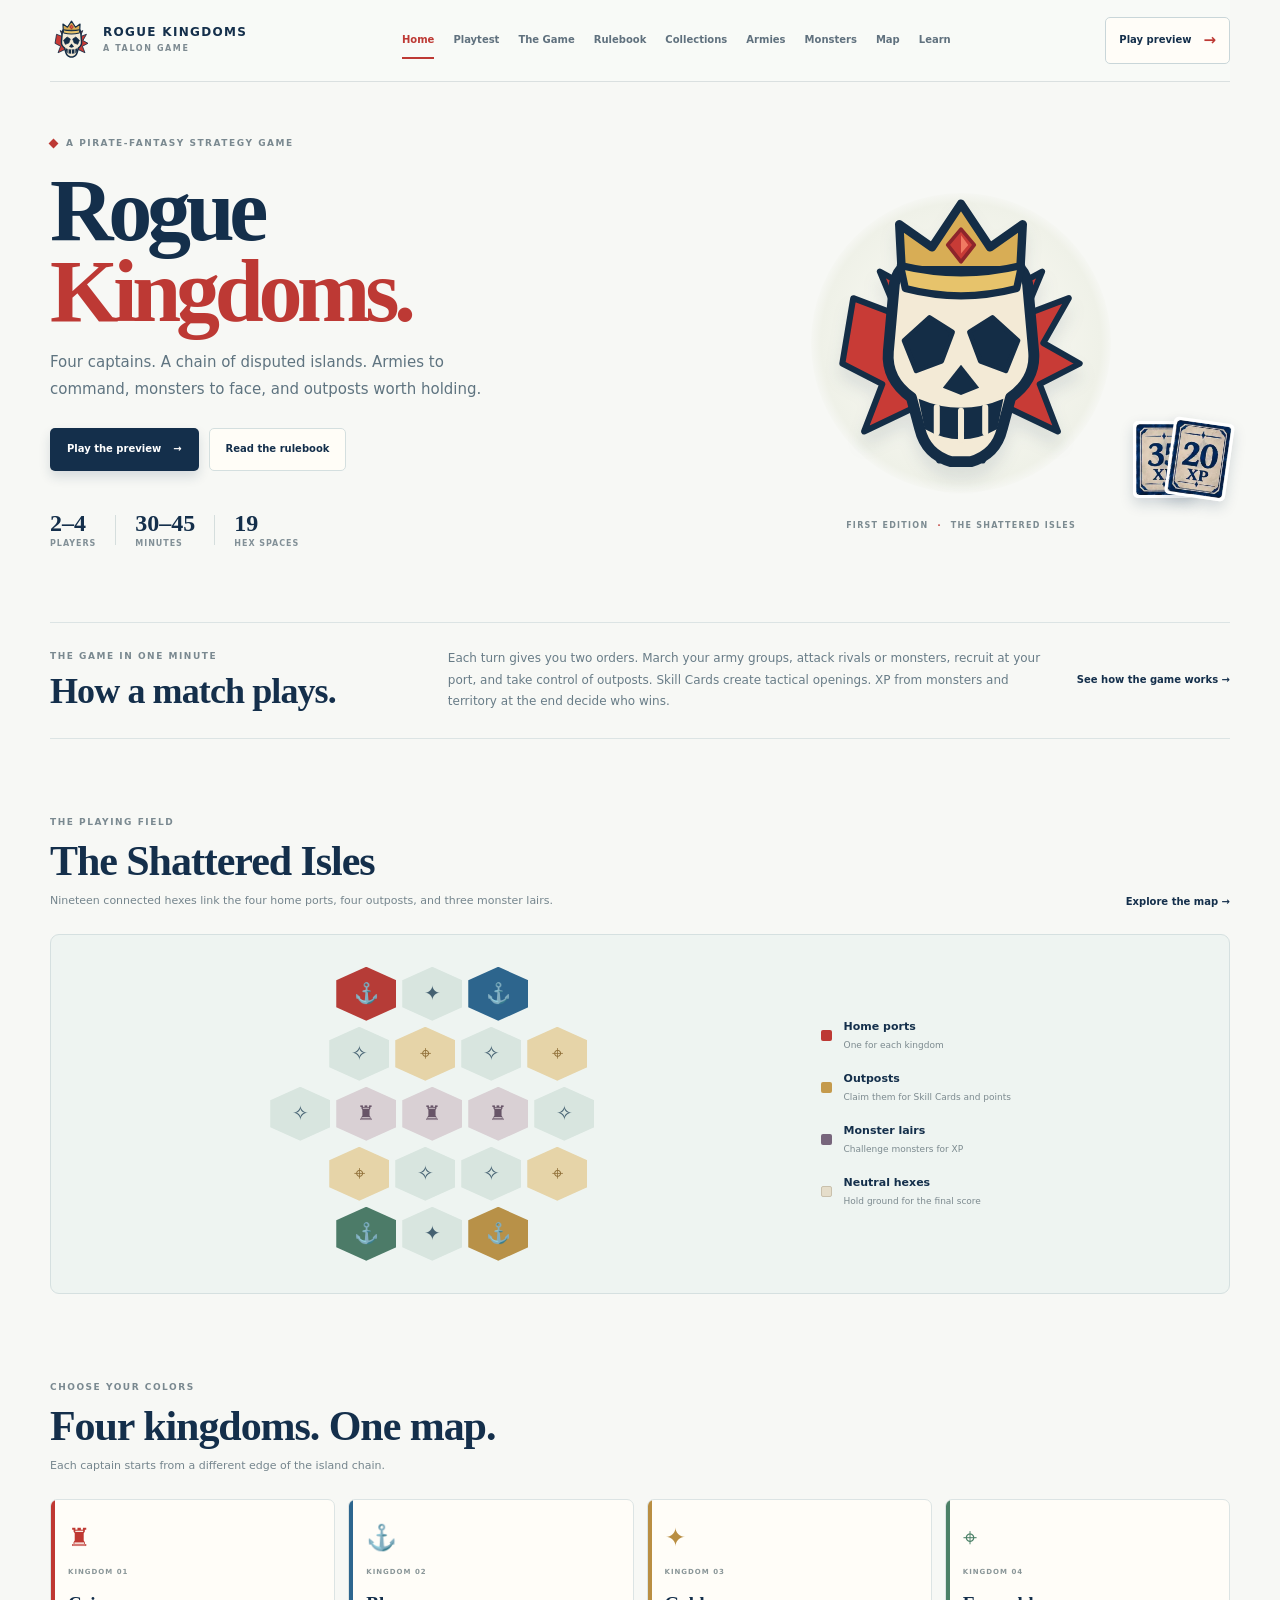
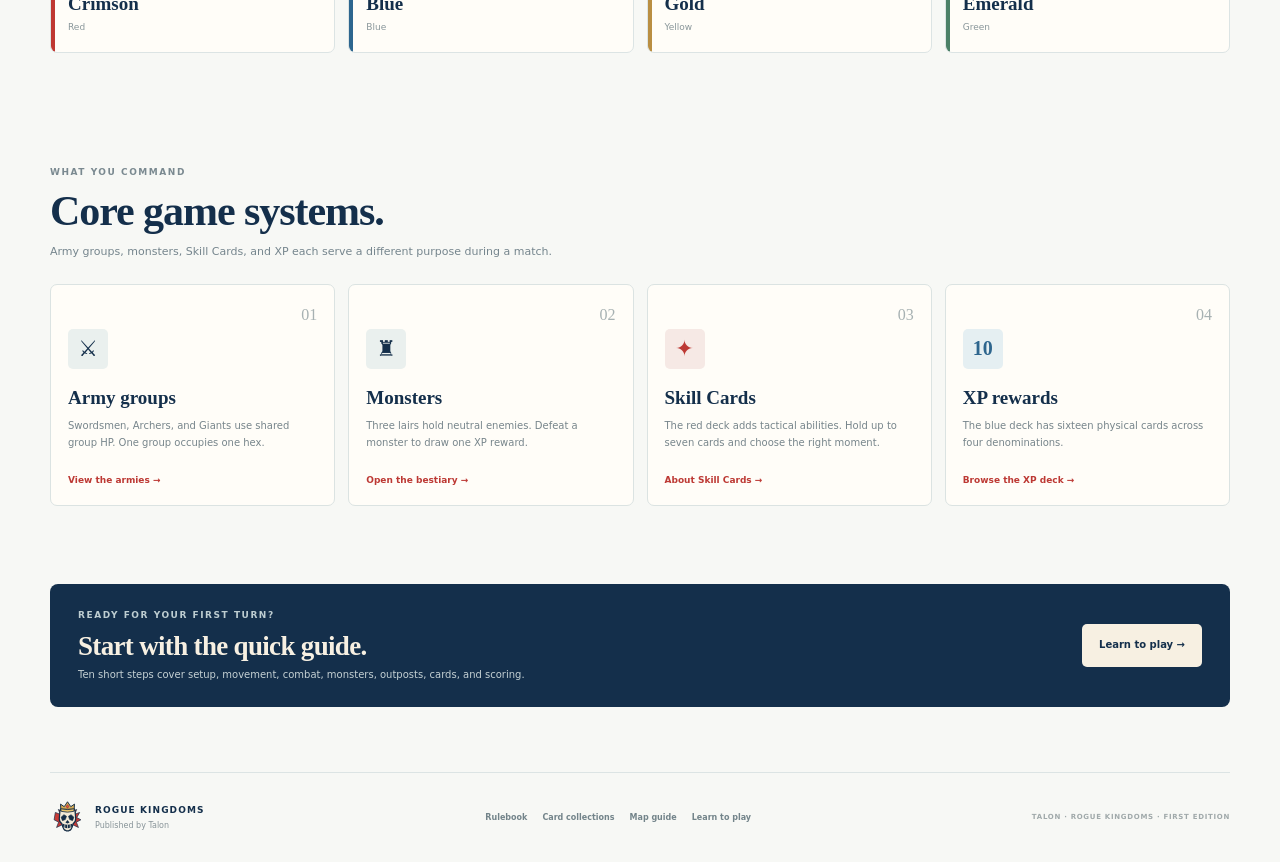
<file: index.html>
<!doctype html><html lang="en"><head><meta charset="utf-8"><meta name="viewport" content="width=device-width,initial-scale=1"><meta name="theme-color" content="#142f4b"><meta name="description" content="The official Talon website for Rogue Kingdoms, a pirate-fantasy territory-control strategy board game."><title>Home | Talon — Rogue Kingdoms</title><link rel="icon" type="image/svg+xml" href="assets/rogue-kingdoms-emblem.svg"><link rel="stylesheet" href="styles.css"><script src="script.js" defer></script></head><body><svg class="svg-defs" xmlns="http://www.w3.org/2000/svg" aria-hidden="true"><defs><symbol id="rogue-kingdoms-emblem" viewBox="0 0 256 256">
<g fill="#c83b36" stroke="#142d46" stroke-width="5" stroke-linejoin="round"><path d="M39 91 76 105 61 69 101 91 128 29 155 91 195 69 180 105 217 91 196 128 226 145 193 162 208 201 166 181 146 225 128 186 110 225 90 181 48 201 63 162 30 145Z"/></g>
<path d="M73 79Q77 59 103 57H153Q179 59 183 79L188 135Q190 158 169 173L162 199Q157 220 136 226H120Q99 220 94 199L87 173Q66 158 68 135Z" fill="#f3ead6" stroke="#142d46" stroke-width="9" stroke-linejoin="round"/>
<path d="m81 126 21-19 19 12-9 24-21 8zM175 126l-21-19-19 12 9 24 21 8z" fill="#142d46" stroke="#142d46" stroke-width="4" stroke-linejoin="round"/><path d="m128 146-15 19 15 6 15-6z" fill="#142d46"/><path d="M93 174Q128 189 163 174L158 199Q128 216 98 199Z" fill="#142d46"/><path d="M108 181v21m20-18v24m20-27v21" stroke="#f3ead6" stroke-width="5" stroke-linecap="round"/>
<path d="M79 68 77 30 104 49 128 13 152 49 179 30 177 68Z" fill="#d8ad55" stroke="#142d46" stroke-width="7" stroke-linejoin="round"/><path d="M78 64Q128 76 178 64l-4 19q-46 12-92 0Z" fill="#e7c36b" stroke="#142d46" stroke-width="6" stroke-linejoin="round"/><path d="m128 34 11 13-11 14-11-14z" fill="#c83b36" stroke="#8d252b" stroke-width="3" stroke-linejoin="round"/><path d="m128 39 6 8-6 7z" fill="#f07a62"/>
</symbol></defs></svg><div class="site-shell"><header class="site-header"><a class="brand" href="index.html"><svg class="brand-emblem" viewBox="0 0 256 256" role="img" aria-label="Rogue Kingdoms crowned skull emblem"><use href="#rogue-kingdoms-emblem"/></svg><span><strong>ROGUE KINGDOMS</strong><small>A TALON GAME</small></span></a><button class="menu-toggle" id="menu-toggle" type="button" aria-expanded="false" aria-controls="primary-nav"><i></i><i></i><i></i><b class="sr-only">Toggle navigation</b></button><nav class="main-nav" id="primary-nav" aria-label="Main navigation"><a href="index.html" aria-current="page">Home</a><a href="preview.html">Playtest</a><a href="game.html">The Game</a><a href="rules.html">Rulebook</a><a href="collections.html">Collections</a><a href="armies.html">Armies</a><a href="monsters.html">Monsters</a><a href="map.html">Map</a><a href="learn.html">Learn</a></nav><a class="header-cta" href="preview.html">Play preview <b>→</b></a></header><main><section class="home-hero page-wrap"><div class="hero-copy"><div class="eyebrow"><i></i> A PIRATE-FANTASY STRATEGY GAME</div><h1>Rogue<br><em>Kingdoms.</em></h1><p class="hero-lead">Four captains. A chain of disputed islands. Armies to command, monsters to face, and outposts worth holding.</p><div class="hero-actions"><a class="button primary" href="preview.html">Play the preview <span>→</span></a><a class="button secondary" href="rules.html">Read the rulebook</a></div><div class="hero-facts"><div><b>2–4</b><small>PLAYERS</small></div><i></i><div><b>30–45</b><small>MINUTES</small></div><i></i><div><b>19</b><small>HEX SPACES</small></div></div></div><div class="hero-art"><div class="hero-burst"></div><div class="hero-emblem"><svg class="brand-emblem" viewBox="0 0 256 256" role="img" aria-label="Rogue Kingdoms crowned skull emblem"><use href="#rogue-kingdoms-emblem"/></svg></div><div class="hero-caption"><span>FIRST EDITION</span><b>·</b><span>THE SHATTERED ISLES</span></div><div class="hero-card-stack"><img src="assets/xp-35.webp" alt="35 XP reward card"><img src="assets/xp-20.webp" alt="20 XP reward card"></div></div></section>
<section class="quick-intro page-wrap"><div><span class="eyebrow">THE GAME IN ONE MINUTE</span><h2>How a match plays.</h2></div><p>Each turn gives you two orders. March your army groups, attack rivals or monsters, recruit at your port, and take control of outposts. Skill Cards create tactical openings. XP from monsters and territory at the end decide who wins.</p><a class="text-link" href="game.html">See how the game works →</a></section>
<section class="home-board page-wrap"><div class="section-title"><div><span class="eyebrow">THE PLAYING FIELD</span><h2>The Shattered Isles</h2><p>Nineteen connected hexes link the four home ports, four outposts, and three monster lairs.</p></div><a class="text-link" href="map.html">Explore the map →</a></div><div class="board-preview"><div class="mini-map" aria-hidden="true"><div class="mini-row"><span class="port red">⚓</span><span class="sea-tile">✦</span><span class="port blue">⚓</span></div><div class="mini-row offset"><span class="sea-tile">✧</span><span class="outpost">⌖</span><span class="sea-tile">✧</span><span class="outpost">⌖</span></div><div class="mini-row"><span class="sea-tile">✧</span><span class="lair">♜</span><span class="lair">♜</span><span class="lair">♜</span><span class="sea-tile">✧</span></div><div class="mini-row offset"><span class="outpost">⌖</span><span class="sea-tile">✧</span><span class="sea-tile">✧</span><span class="outpost">⌖</span></div><div class="mini-row"><span class="port green">⚓</span><span class="sea-tile">✦</span><span class="port gold">⚓</span></div></div><div class="board-notes"><div><i class="key red"></i><span><b>Home ports</b><small>One for each kingdom</small></span></div><div><i class="key gold"></i><span><b>Outposts</b><small>Claim them for Skill Cards and points</small></span></div><div><i class="key purple"></i><span><b>Monster lairs</b><small>Challenge monsters for XP</small></span></div><div><i class="key ivory"></i><span><b>Neutral hexes</b><small>Hold ground for the final score</small></span></div></div></div></section>
<section class="kingdom-section page-wrap"><div class="section-title"><div><span class="eyebrow">CHOOSE YOUR COLORS</span><h2>Four kingdoms. One map.</h2><p>Each captain starts from a different edge of the island chain.</p></div></div><div class="kingdom-grid"><article class="kingdom-card crimson"><span>♜</span><small>KINGDOM 01</small><h3>Crimson</h3><p>Red</p></article><article class="kingdom-card ocean"><span>⚓</span><small>KINGDOM 02</small><h3>Blue</h3><p>Blue</p></article><article class="kingdom-card sun"><span>✦</span><small>KINGDOM 03</small><h3>Gold</h3><p>Yellow</p></article><article class="kingdom-card forest"><span>⌖</span><small>KINGDOM 04</small><h3>Emerald</h3><p>Green</p></article></div></section>
<section class="systems-section page-wrap"><div class="section-title"><div><span class="eyebrow">WHAT YOU COMMAND</span><h2>Core game systems.</h2><p>Army groups, monsters, Skill Cards, and XP each serve a different purpose during a match.</p></div></div><div class="system-grid"><a class="system-card" href="armies.html"><span class="system-number">01</span><div class="system-icon">⚔</div><h3>Army groups</h3><p>Swordsmen, Archers, and Giants use shared group HP. One group occupies one hex.</p><b>View the armies →</b></a><a class="system-card" href="monsters.html"><span class="system-number">02</span><div class="system-icon">♜</div><h3>Monsters</h3><p>Three lairs hold neutral enemies. Defeat a monster to draw one XP reward.</p><b>Open the bestiary →</b></a><a class="system-card" href="skills.html"><span class="system-number">03</span><div class="system-icon skill-icon">✦</div><h3>Skill Cards</h3><p>The red deck adds tactical abilities. Hold up to seven cards and choose the right moment.</p><b>About Skill Cards →</b></a><a class="system-card" href="xp.html"><span class="system-number">04</span><div class="system-icon xp-icon">10</div><h3>XP rewards</h3><p>The blue deck has sixteen physical cards across four denominations.</p><b>Browse the XP deck →</b></a></div></section>
<section class="home-bottom page-wrap"><div><span class="eyebrow">READY FOR YOUR FIRST TURN?</span><h2>Start with the quick guide.</h2><p>Ten short steps cover setup, movement, combat, monsters, outposts, cards, and scoring.</p></div><a class="button light" href="learn.html">Learn to play →</a></section></main><footer class="site-footer"><div class="footer-brand"><svg class="brand-emblem" viewBox="0 0 256 256" role="img" aria-label="Rogue Kingdoms crowned skull emblem"><use href="#rogue-kingdoms-emblem"/></svg><span><b>ROGUE KINGDOMS</b><small>Published by Talon</small></span></div><div class="footer-links"><a href="rules.html">Rulebook</a><a href="collections.html">Card collections</a><a href="map.html">Map guide</a><a href="learn.html">Learn to play</a></div><small class="copyright">TALON · ROGUE KINGDOMS · FIRST EDITION</small></footer></div></body></html>
</file>
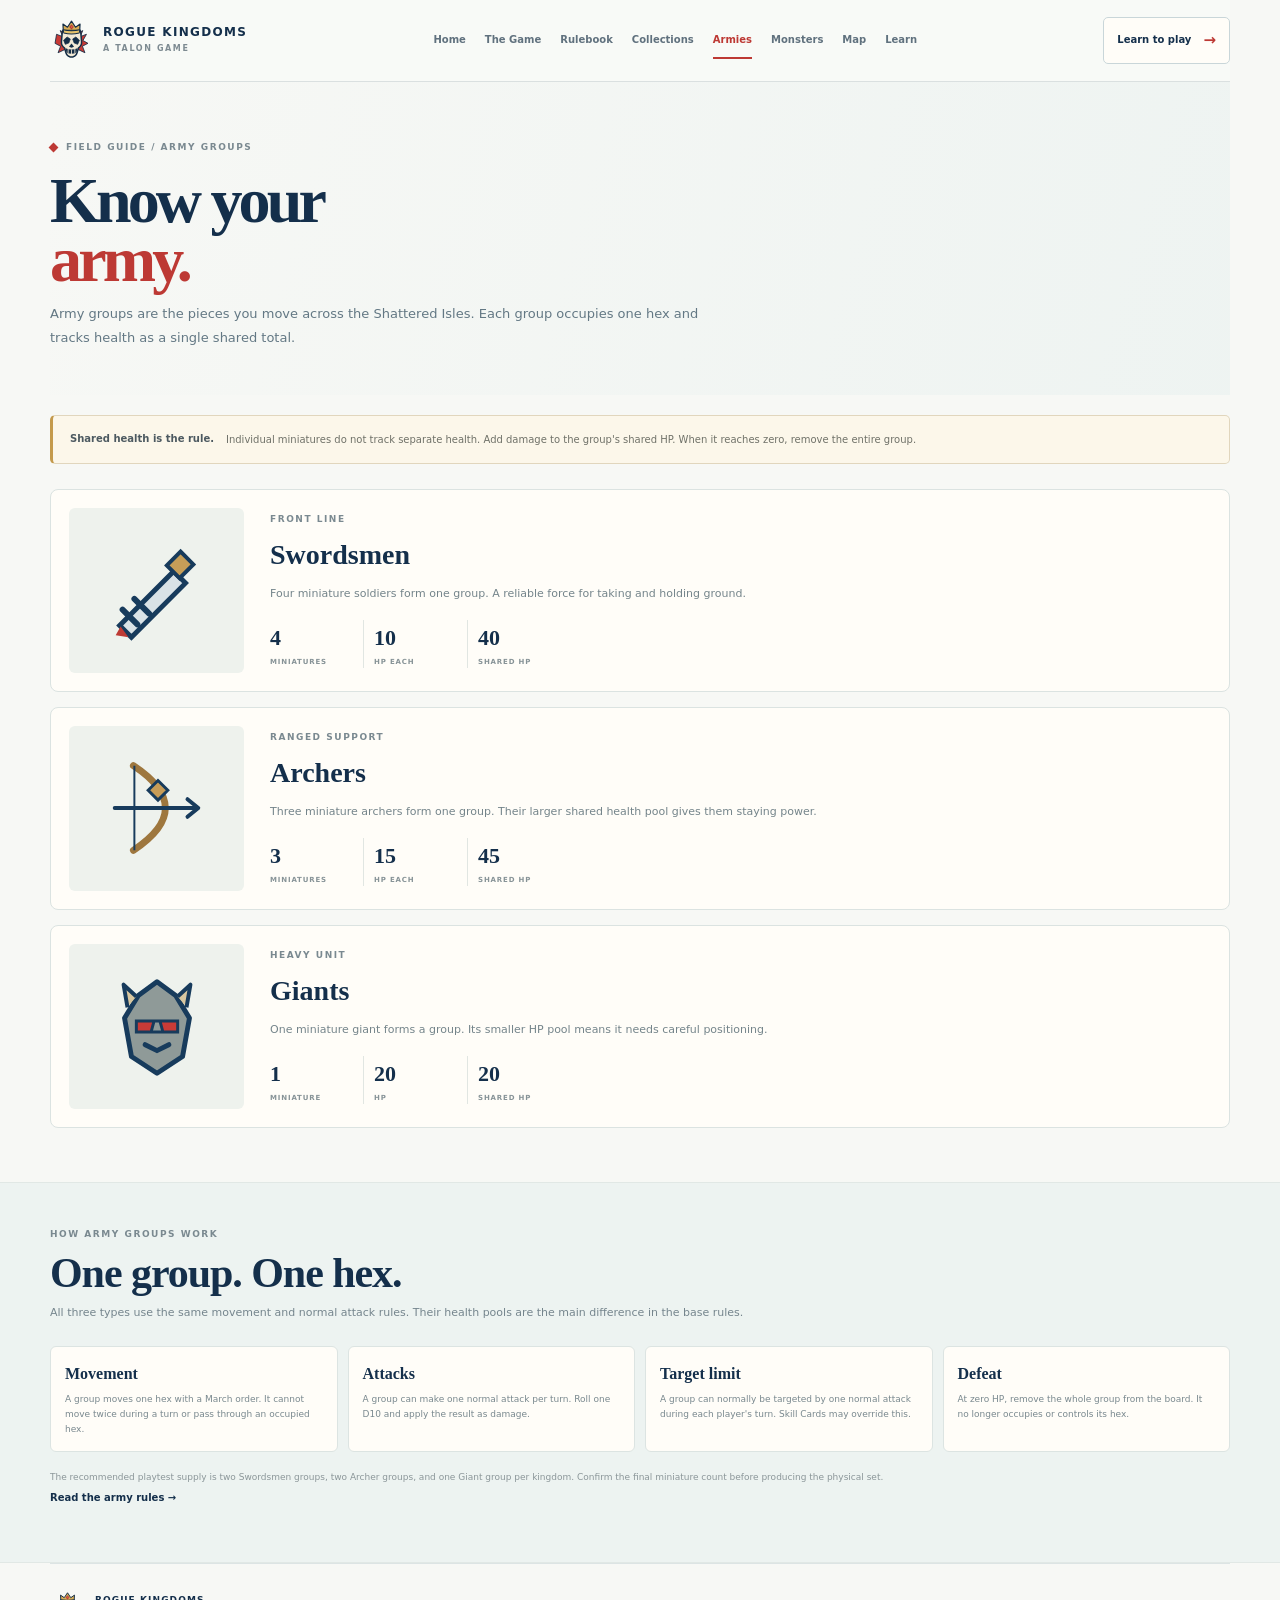
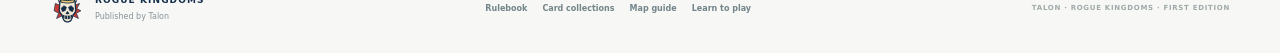
<file: armies.html>
<!doctype html><html lang="en"><head><meta charset="utf-8"><meta name="viewport" content="width=device-width,initial-scale=1"><meta name="theme-color" content="#142f4b"><meta name="description" content="Swordsmen, Archers, and Giants: shared health, group size, movement, and combat rules."><title>Army Groups | Talon — Rogue Kingdoms</title><link rel="icon" type="image/svg+xml" href="assets/rogue-kingdoms-emblem.svg"><link rel="stylesheet" href="styles.css"><script src="script.js" defer></script></head><body><svg class="svg-defs" xmlns="http://www.w3.org/2000/svg" aria-hidden="true"><defs><symbol id="rogue-kingdoms-emblem" viewBox="0 0 256 256"><g fill="#c83b36" stroke="#142d46" stroke-width="5" stroke-linejoin="round"><path d="M39 91 76 105 61 69 101 91 128 29 155 91 195 69 180 105 217 91 196 128 226 145 193 162 208 201 166 181 146 225 128 186 110 225 90 181 48 201 63 162 30 145Z"/></g><path d="M73 79Q77 59 103 57H153Q179 59 183 79L188 135Q190 158 169 173L162 199Q157 220 136 226H120Q99 220 94 199L87 173Q66 158 68 135Z" fill="#f3ead6" stroke="#142d46" stroke-width="9" stroke-linejoin="round"/><path d="m81 126 21-19 19 12-9 24-21 8zM175 126l-21-19-19 12 9 24 21 8z" fill="#142d46" stroke="#142d46" stroke-width="4" stroke-linejoin="round"/><path d="m128 146-15 19 15 6 15-6z" fill="#142d46"/><path d="M93 174Q128 189 163 174L158 199Q128 216 98 199Z" fill="#142d46"/><path d="M108 181v21m20-18v24m20-27v21" stroke="#f3ead6" stroke-width="5" stroke-linecap="round"/><path d="M79 68 77 30 104 49 128 13 152 49 179 30 177 68Z" fill="#d8ad55" stroke="#142d46" stroke-width="7" stroke-linejoin="round"/><path d="M78 64Q128 76 178 64l-4 19q-46 12-92 0Z" fill="#e7c36b" stroke="#142d46" stroke-width="6" stroke-linejoin="round"/><path d="m128 34 11 13-11 14-11-14z" fill="#c83b36" stroke="#8d252b" stroke-width="3" stroke-linejoin="round"/><path d="m128 39 6 8-6 7z" fill="#f07a62"/></symbol></defs></svg><div class="site-shell"><header class="site-header"><a class="brand" href="index.html"><svg class="brand-emblem" viewBox="0 0 256 256" role="img" aria-label="Rogue Kingdoms crowned skull emblem"><use href="#rogue-kingdoms-emblem"/></svg><span><strong>ROGUE KINGDOMS</strong><small>A TALON GAME</small></span></a><button class="menu-toggle" id="menu-toggle" type="button" aria-expanded="false" aria-controls="primary-nav"><i></i><i></i><i></i><b class="sr-only">Toggle navigation</b></button><nav class="main-nav" id="primary-nav" aria-label="Main navigation"><a href="index.html">Home</a><a href="game.html">The Game</a><a href="rules.html">Rulebook</a><a href="collections.html">Collections</a><a href="armies.html" aria-current="page">Armies</a><a href="monsters.html">Monsters</a><a href="map.html">Map</a><a href="learn.html">Learn</a></nav><a class="header-cta" href="learn.html">Learn to play <b>→</b></a></header><main><section class="page-hero compact page-wrap"><div class="eyebrow"><i></i> FIELD GUIDE / ARMY GROUPS</div><h1>Know your<br><em>army.</em></h1><p>Army groups are the pieces you move across the Shattered Isles. Each group occupies one hex and tracks health as a single shared total.</p></section><section class="content-section page-wrap"><div class="notice-box"><b>Shared health is the rule.</b><span>Individual miniatures do not track separate health. Add damage to the group's shared HP. When it reaches zero, remove the entire group.</span></div><div class="unit-profile-list">
<article class="unit-profile swords"><div class="unit-illustration"><svg viewBox="0 0 120 120" aria-hidden="true"><path d="M22 96 77 41 89 53 34 108Z" fill="#d9e2e6" stroke="#173b5c" stroke-width="5"/><path d="m70 35 14-14 13 13-14 14Z" fill="#c69e58" stroke="#173b5c" stroke-width="4"/><path d="m23 97 8 11-13-2Z" fill="#bd3b35"/><path d="M25 80 40 95 M37 69 52 84" stroke="#173b5c" stroke-width="6" stroke-linecap="round"/></svg></div><div class="unit-details"><span class="eyebrow">FRONT LINE</span><h2>Swordsmen</h2><p>Four miniature soldiers form one group. A reliable force for taking and holding ground.</p><div class="stat-pair"><span><b>4</b><small>MINIATURES</small></span><span><b>10</b><small>HP EACH</small></span><span><b>40</b><small>SHARED HP</small></span></div></div></article>
<article class="unit-profile archers"><div class="unit-illustration"><svg viewBox="0 0 120 120" aria-hidden="true"><path d="M36 17Q101 60 36 103" fill="none" stroke="#9e773e" stroke-width="7" stroke-linecap="round"/><path d="M37 17 37 103" stroke="#173b5c" stroke-width="2"/><path d="M17 60H101 M91 51 102 60 91 69" fill="none" stroke="#173b5c" stroke-width="4" stroke-linecap="round" stroke-linejoin="round"/><path d="M51 42 61 32 71 42 61 52Z" fill="#c79c57" stroke="#173b5c" stroke-width="3"/></svg></div><div class="unit-details"><span class="eyebrow">RANGED SUPPORT</span><h2>Archers</h2><p>Three miniature archers form one group. Their larger shared health pool gives them staying power.</p><div class="stat-pair"><span><b>3</b><small>MINIATURES</small></span><span><b>15</b><small>HP EACH</small></span><span><b>45</b><small>SHARED HP</small></span></div></div></article>
<article class="unit-profile giants"><div class="unit-illustration"><svg viewBox="0 0 120 120" aria-hidden="true"><path d="M60 15 79 29 93 52 86 91 60 108 34 91 27 52 41 29Z" fill="#8f9a98" stroke="#173b5c" stroke-width="5" stroke-linejoin="round"/><path d="m39 30-13-12 4 23 M81 30l13-12-4 23" fill="#d8c7a0" stroke="#173b5c" stroke-width="4" stroke-linejoin="round"/><path d="m39 55 24 0 3 11-27 0Z M81 55H57l-3 11h27Z" fill="#c83b37" stroke="#173b5c" stroke-width="3"/><path d="m48 79 12 6 12-6" fill="none" stroke="#173b5c" stroke-width="5" stroke-linecap="round"/></svg></div><div class="unit-details"><span class="eyebrow">HEAVY UNIT</span><h2>Giants</h2><p>One miniature giant forms a group. Its smaller HP pool means it needs careful positioning.</p><div class="stat-pair"><span><b>1</b><small>MINIATURE</small></span><span><b>20</b><small>HP</small></span><span><b>20</b><small>SHARED HP</small></span></div></div></article></div></section><section class="content-section pale-section"><div class="page-wrap"><div class="section-title"><div><span class="eyebrow">HOW ARMY GROUPS WORK</span><h2>One group. One hex.</h2><p>All three types use the same movement and normal attack rules. Their health pools are the main difference in the base rules.</p></div></div><div class="rule-grid"><article><b>Movement</b><p>A group moves one hex with a March order. It cannot move twice during a turn or pass through an occupied hex.</p></article><article><b>Attacks</b><p>A group can make one normal attack per turn. Roll one D10 and apply the result as damage.</p></article><article><b>Target limit</b><p>A group can normally be targeted by one normal attack during each player's turn. Skill Cards may override this.</p></article><article><b>Defeat</b><p>At zero HP, remove the whole group from the board. It no longer occupies or controls its hex.</p></article></div><p class="fine-print">The recommended playtest supply is two Swordsmen groups, two Archer groups, and one Giant group per kingdom. Confirm the final miniature count before producing the physical set.</p><a class="text-link" href="rules.html#armies">Read the army rules →</a></div></section></main><footer class="site-footer"><div class="footer-brand"><svg class="brand-emblem" viewBox="0 0 256 256" role="img" aria-label="Rogue Kingdoms crowned skull emblem"><use href="#rogue-kingdoms-emblem"/></svg><span><b>ROGUE KINGDOMS</b><small>Published by Talon</small></span></div><div class="footer-links"><a href="rules.html">Rulebook</a><a href="collections.html">Card collections</a><a href="map.html">Map guide</a><a href="learn.html">Learn to play</a></div><small class="copyright">TALON · ROGUE KINGDOMS · FIRST EDITION</small></footer></div></body></html>
</file>
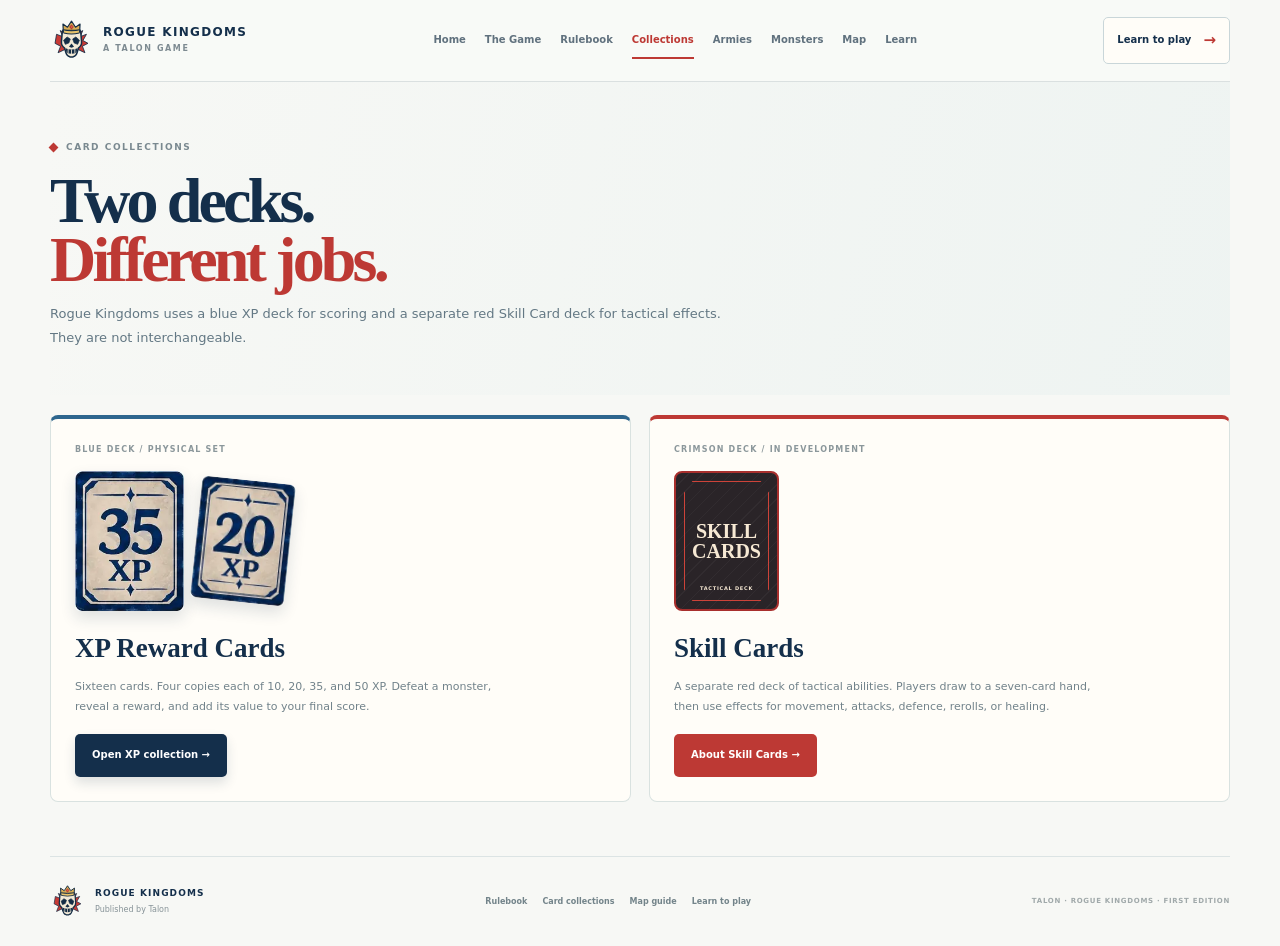
<file: collections.html>
<!doctype html><html lang="en"><head><meta charset="utf-8"><meta name="viewport" content="width=device-width,initial-scale=1"><meta name="theme-color" content="#142f4b"><meta name="description" content="Explore the blue XP Reward deck and the separate red Skill Card system."><title>Card Collections | Talon — Rogue Kingdoms</title><link rel="icon" type="image/svg+xml" href="assets/rogue-kingdoms-emblem.svg"><link rel="stylesheet" href="styles.css"><script src="script.js" defer></script></head><body><svg class="svg-defs" xmlns="http://www.w3.org/2000/svg" aria-hidden="true"><defs><symbol id="rogue-kingdoms-emblem" viewBox="0 0 256 256"><g fill="#c83b36" stroke="#142d46" stroke-width="5" stroke-linejoin="round"><path d="M39 91 76 105 61 69 101 91 128 29 155 91 195 69 180 105 217 91 196 128 226 145 193 162 208 201 166 181 146 225 128 186 110 225 90 181 48 201 63 162 30 145Z"/></g><path d="M73 79Q77 59 103 57H153Q179 59 183 79L188 135Q190 158 169 173L162 199Q157 220 136 226H120Q99 220 94 199L87 173Q66 158 68 135Z" fill="#f3ead6" stroke="#142d46" stroke-width="9" stroke-linejoin="round"/><path d="m81 126 21-19 19 12-9 24-21 8zM175 126l-21-19-19 12 9 24 21 8z" fill="#142d46" stroke="#142d46" stroke-width="4" stroke-linejoin="round"/><path d="m128 146-15 19 15 6 15-6z" fill="#142d46"/><path d="M93 174Q128 189 163 174L158 199Q128 216 98 199Z" fill="#142d46"/><path d="M108 181v21m20-18v24m20-27v21" stroke="#f3ead6" stroke-width="5" stroke-linecap="round"/><path d="M79 68 77 30 104 49 128 13 152 49 179 30 177 68Z" fill="#d8ad55" stroke="#142d46" stroke-width="7" stroke-linejoin="round"/><path d="M78 64Q128 76 178 64l-4 19q-46 12-92 0Z" fill="#e7c36b" stroke="#142d46" stroke-width="6" stroke-linejoin="round"/><path d="m128 34 11 13-11 14-11-14z" fill="#c83b36" stroke="#8d252b" stroke-width="3" stroke-linejoin="round"/><path d="m128 39 6 8-6 7z" fill="#f07a62"/></symbol></defs></svg><div class="site-shell"><header class="site-header"><a class="brand" href="index.html"><svg class="brand-emblem" viewBox="0 0 256 256" role="img" aria-label="Rogue Kingdoms crowned skull emblem"><use href="#rogue-kingdoms-emblem"/></svg><span><strong>ROGUE KINGDOMS</strong><small>A TALON GAME</small></span></a><button class="menu-toggle" id="menu-toggle" type="button" aria-expanded="false" aria-controls="primary-nav"><i></i><i></i><i></i><b class="sr-only">Toggle navigation</b></button><nav class="main-nav" id="primary-nav" aria-label="Main navigation"><a href="index.html">Home</a><a href="game.html">The Game</a><a href="rules.html">Rulebook</a><a href="collections.html" aria-current="page">Collections</a><a href="armies.html">Armies</a><a href="monsters.html">Monsters</a><a href="map.html">Map</a><a href="learn.html">Learn</a></nav><a class="header-cta" href="learn.html">Learn to play <b>→</b></a></header><main><section class="page-hero compact page-wrap"><div class="eyebrow"><i></i> CARD COLLECTIONS</div><h1>Two decks.<br><em>Different jobs.</em></h1><p>Rogue Kingdoms uses a blue XP deck for scoring and a separate red Skill Card deck for tactical effects. They are not interchangeable.</p></section><section class="content-section page-wrap"><div class="collection-split"><article class="collection-feature xp-feature"><div class="feature-color-label">BLUE DECK / PHYSICAL SET</div><div class="feature-image"><img src="assets/xp-35.webp" alt="35 XP reward card"><img src="assets/xp-20.webp" alt="20 XP reward card"></div><h2>XP Reward Cards</h2><p>Sixteen cards. Four copies each of 10, 20, 35, and 50 XP. Defeat a monster, reveal a reward, and add its value to your final score.</p><a class="button primary" href="xp.html">Open XP collection →</a></article><article class="collection-feature skill-feature"><div class="feature-color-label">CRIMSON DECK / IN DEVELOPMENT</div><div class="skill-card-graphic"><div class="red-lines"></div><span>SKILL<br>CARDS</span><small>TACTICAL DECK</small></div><h2>Skill Cards</h2><p>A separate red deck of tactical abilities. Players draw to a seven-card hand, then use effects for movement, attacks, defence, rerolls, or healing.</p><a class="button red-button" href="skills.html">About Skill Cards →</a></article></div></section></main><footer class="site-footer"><div class="footer-brand"><svg class="brand-emblem" viewBox="0 0 256 256" role="img" aria-label="Rogue Kingdoms crowned skull emblem"><use href="#rogue-kingdoms-emblem"/></svg><span><b>ROGUE KINGDOMS</b><small>Published by Talon</small></span></div><div class="footer-links"><a href="rules.html">Rulebook</a><a href="collections.html">Card collections</a><a href="map.html">Map guide</a><a href="learn.html">Learn to play</a></div><small class="copyright">TALON · ROGUE KINGDOMS · FIRST EDITION</small></footer></div></body></html>
</file>
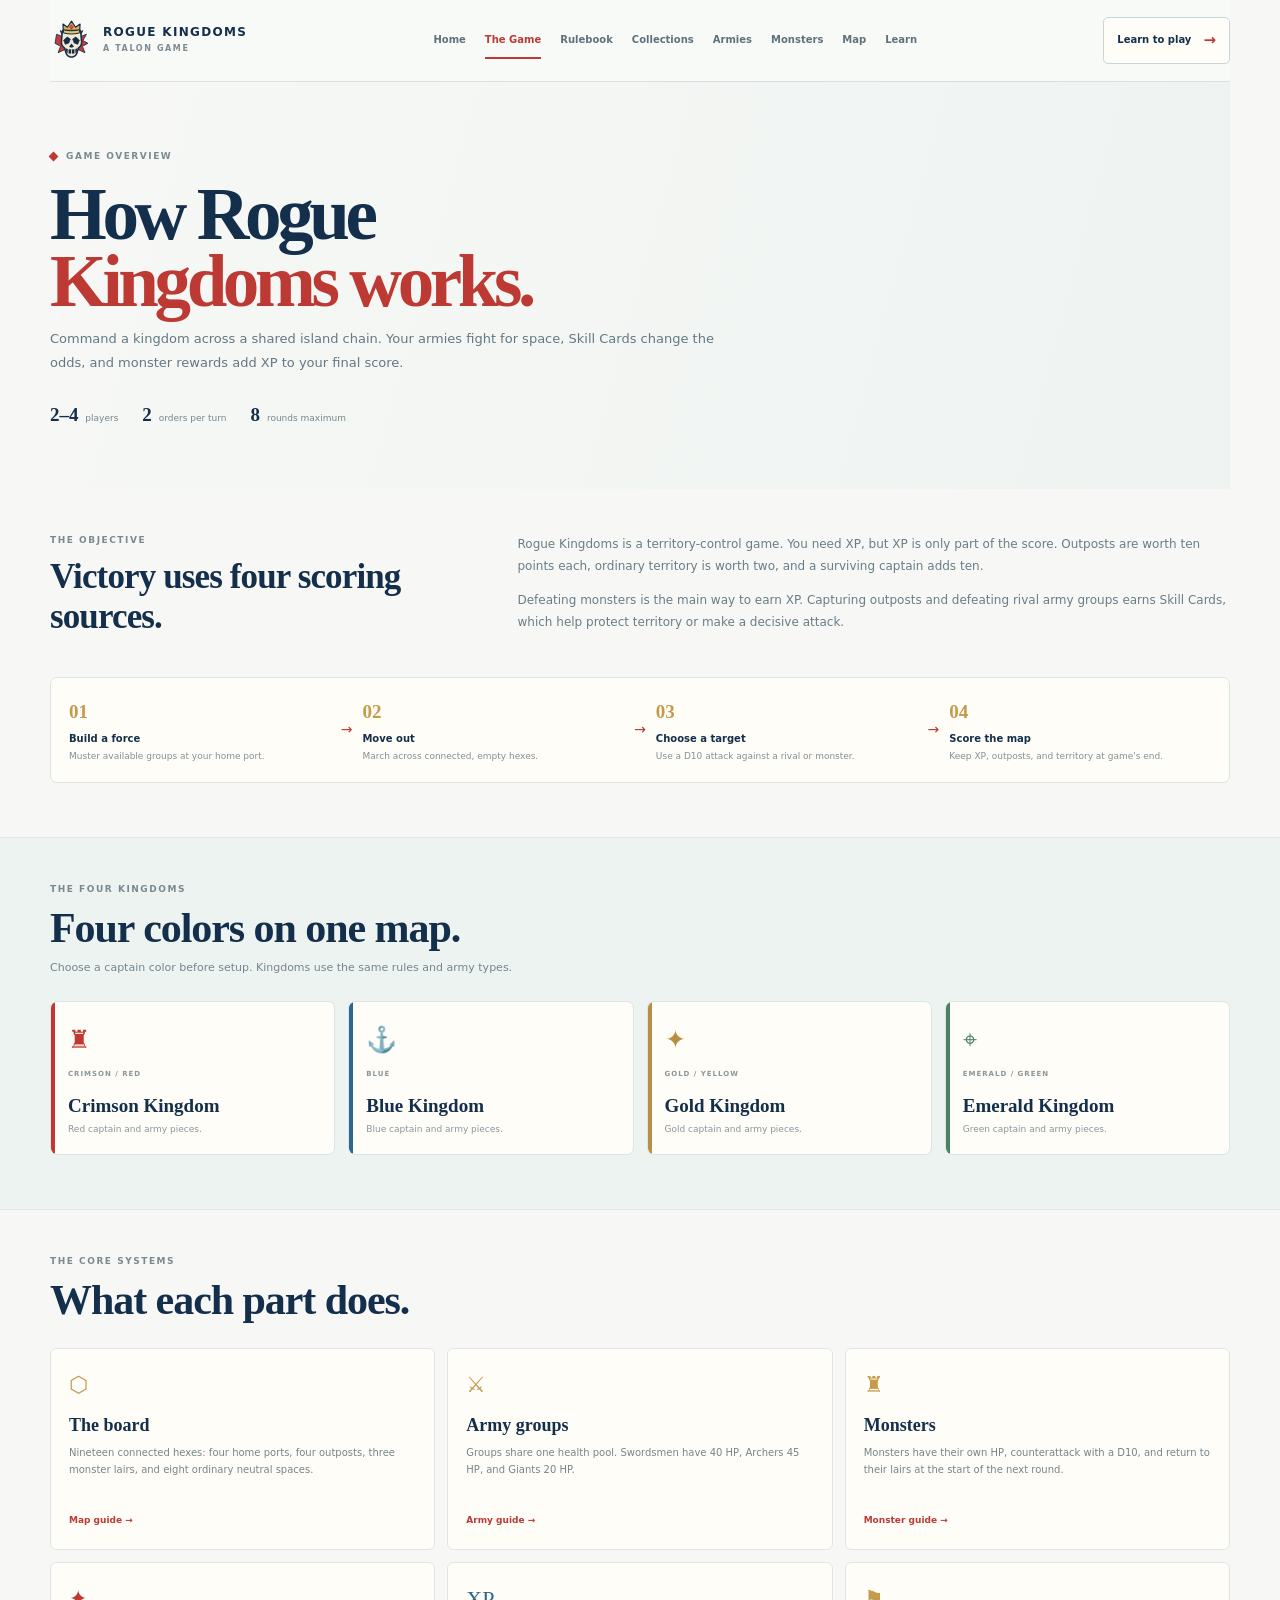
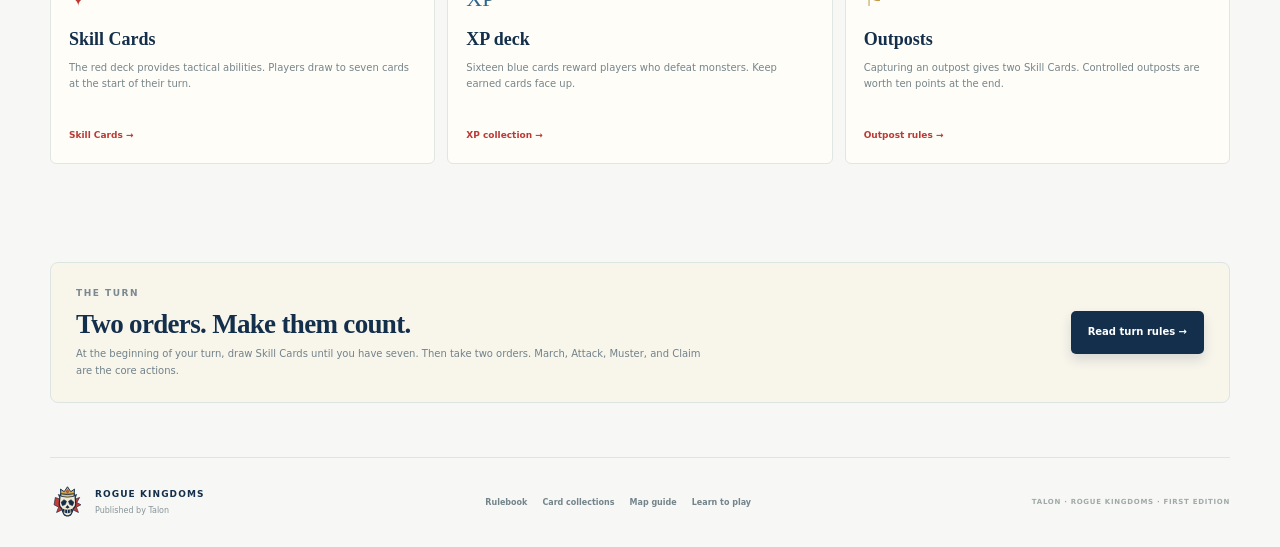
<file: game.html>
<!doctype html><html lang="en"><head><meta charset="utf-8"><meta name="viewport" content="width=device-width,initial-scale=1"><meta name="theme-color" content="#142f4b"><meta name="description" content="Learn the objective, kingdoms, board, armies, monsters, and card systems in Rogue Kingdoms."><title>The Game | Talon — Rogue Kingdoms</title><link rel="icon" type="image/svg+xml" href="assets/rogue-kingdoms-emblem.svg"><link rel="stylesheet" href="styles.css"><script src="script.js" defer></script></head><body><svg class="svg-defs" xmlns="http://www.w3.org/2000/svg" aria-hidden="true"><defs><symbol id="rogue-kingdoms-emblem" viewBox="0 0 256 256">
<g fill="#c83b36" stroke="#142d46" stroke-width="5" stroke-linejoin="round"><path d="M39 91 76 105 61 69 101 91 128 29 155 91 195 69 180 105 217 91 196 128 226 145 193 162 208 201 166 181 146 225 128 186 110 225 90 181 48 201 63 162 30 145Z"/></g>
<path d="M73 79Q77 59 103 57H153Q179 59 183 79L188 135Q190 158 169 173L162 199Q157 220 136 226H120Q99 220 94 199L87 173Q66 158 68 135Z" fill="#f3ead6" stroke="#142d46" stroke-width="9" stroke-linejoin="round"/>
<path d="m81 126 21-19 19 12-9 24-21 8zM175 126l-21-19-19 12 9 24 21 8z" fill="#142d46" stroke="#142d46" stroke-width="4" stroke-linejoin="round"/><path d="m128 146-15 19 15 6 15-6z" fill="#142d46"/><path d="M93 174Q128 189 163 174L158 199Q128 216 98 199Z" fill="#142d46"/><path d="M108 181v21m20-18v24m20-27v21" stroke="#f3ead6" stroke-width="5" stroke-linecap="round"/>
<path d="M79 68 77 30 104 49 128 13 152 49 179 30 177 68Z" fill="#d8ad55" stroke="#142d46" stroke-width="7" stroke-linejoin="round"/><path d="M78 64Q128 76 178 64l-4 19q-46 12-92 0Z" fill="#e7c36b" stroke="#142d46" stroke-width="6" stroke-linejoin="round"/><path d="m128 34 11 13-11 14-11-14z" fill="#c83b36" stroke="#8d252b" stroke-width="3" stroke-linejoin="round"/><path d="m128 39 6 8-6 7z" fill="#f07a62"/>
</symbol></defs></svg><div class="site-shell"><header class="site-header"><a class="brand" href="index.html"><svg class="brand-emblem" viewBox="0 0 256 256" role="img" aria-label="Rogue Kingdoms crowned skull emblem"><use href="#rogue-kingdoms-emblem"/></svg><span><strong>ROGUE KINGDOMS</strong><small>A TALON GAME</small></span></a><button class="menu-toggle" id="menu-toggle" type="button" aria-expanded="false" aria-controls="primary-nav"><i></i><i></i><i></i><b class="sr-only">Toggle navigation</b></button><nav class="main-nav" id="primary-nav" aria-label="Main navigation"><a href="index.html">Home</a><a href="game.html" aria-current="page">The Game</a><a href="rules.html">Rulebook</a><a href="collections.html">Collections</a><a href="armies.html">Armies</a><a href="monsters.html">Monsters</a><a href="map.html">Map</a><a href="learn.html">Learn</a></nav><a class="header-cta" href="learn.html">Learn to play <b>→</b></a></header><main><section class="page-hero page-wrap"><div class="eyebrow"><i></i> GAME OVERVIEW</div><h1>How Rogue<br><em>Kingdoms works.</em></h1><p>Command a kingdom across a shared island chain. Your armies fight for space, Skill Cards change the odds, and monster rewards add XP to your final score.</p><div class="page-hero-stats"><span><b>2–4</b> players</span><span><b>2</b> orders per turn</span><span><b>8</b> rounds maximum</span></div></section>
<section class="content-section page-wrap"><div class="two-col"><div><span class="eyebrow">THE OBJECTIVE</span><h2>Victory uses four scoring sources.</h2></div><div><p>Rogue Kingdoms is a territory-control game. You need XP, but XP is only part of the score. Outposts are worth ten points each, ordinary territory is worth two, and a surviving captain adds ten.</p><p>Defeating monsters is the main way to earn XP. Capturing outposts and defeating rival army groups earns Skill Cards, which help protect territory or make a decisive attack.</p></div></div><div class="step-flow"><div><b>01</b><strong>Build a force</strong><small>Muster available groups at your home port.</small></div><i>→</i><div><b>02</b><strong>Move out</strong><small>March across connected, empty hexes.</small></div><i>→</i><div><b>03</b><strong>Choose a target</strong><small>Use a D10 attack against a rival or monster.</small></div><i>→</i><div><b>04</b><strong>Score the map</strong><small>Keep XP, outposts, and territory at game's end.</small></div></div></section>
<section class="content-section pale-section"><div class="page-wrap"><div class="section-title"><div><span class="eyebrow">THE FOUR KINGDOMS</span><h2>Four colors on one map.</h2><p>Choose a captain color before setup. Kingdoms use the same rules and army types.</p></div></div><div class="kingdom-grid"><article class="kingdom-card crimson"><span>♜</span><small>CRIMSON / RED</small><h3>Crimson Kingdom</h3><p>Red captain and army pieces.</p></article><article class="kingdom-card ocean"><span>⚓</span><small>BLUE</small><h3>Blue Kingdom</h3><p>Blue captain and army pieces.</p></article><article class="kingdom-card sun"><span>✦</span><small>GOLD / YELLOW</small><h3>Gold Kingdom</h3><p>Gold captain and army pieces.</p></article><article class="kingdom-card forest"><span>⌖</span><small>EMERALD / GREEN</small><h3>Emerald Kingdom</h3><p>Green captain and army pieces.</p></article></div></div></section>
<section class="content-section page-wrap"><div class="section-title"><div><span class="eyebrow">THE CORE SYSTEMS</span><h2>What each part does.</h2></div></div><div class="info-grid"><article><span>⬡</span><h3>The board</h3><p>Nineteen connected hexes: four home ports, four outposts, three monster lairs, and eight ordinary neutral spaces.</p><a href="map.html">Map guide →</a></article><article><span>⚔</span><h3>Army groups</h3><p>Groups share one health pool. Swordsmen have 40 HP, Archers 45 HP, and Giants 20 HP.</p><a href="armies.html">Army guide →</a></article><article><span>♜</span><h3>Monsters</h3><p>Monsters have their own HP, counterattack with a D10, and return to their lairs at the start of the next round.</p><a href="monsters.html">Monster guide →</a></article><article><span class="red-mark">✦</span><h3>Skill Cards</h3><p>The red deck provides tactical abilities. Players draw to seven cards at the start of their turn.</p><a href="skills.html">Skill Cards →</a></article><article><span class="blue-mark">XP</span><h3>XP deck</h3><p>Sixteen blue cards reward players who defeat monsters. Keep earned cards face up.</p><a href="xp.html">XP collection →</a></article><article><span>⚑</span><h3>Outposts</h3><p>Capturing an outpost gives two Skill Cards. Controlled outposts are worth ten points at the end.</p><a href="rules.html#outposts">Outpost rules →</a></article></div></section>
<section class="content-section page-wrap"><div class="callout-row"><div><span class="eyebrow">THE TURN</span><h2>Two orders. Make them count.</h2><p>At the beginning of your turn, draw Skill Cards until you have seven. Then take two orders. March, Attack, Muster, and Claim are the core actions.</p></div><a class="button primary" href="rules.html#turns">Read turn rules →</a></div></section></main><footer class="site-footer"><div class="footer-brand"><svg class="brand-emblem" viewBox="0 0 256 256" role="img" aria-label="Rogue Kingdoms crowned skull emblem"><use href="#rogue-kingdoms-emblem"/></svg><span><b>ROGUE KINGDOMS</b><small>Published by Talon</small></span></div><div class="footer-links"><a href="rules.html">Rulebook</a><a href="collections.html">Card collections</a><a href="map.html">Map guide</a><a href="learn.html">Learn to play</a></div><small class="copyright">TALON · ROGUE KINGDOMS · FIRST EDITION</small></footer></div></body></html>
</file>
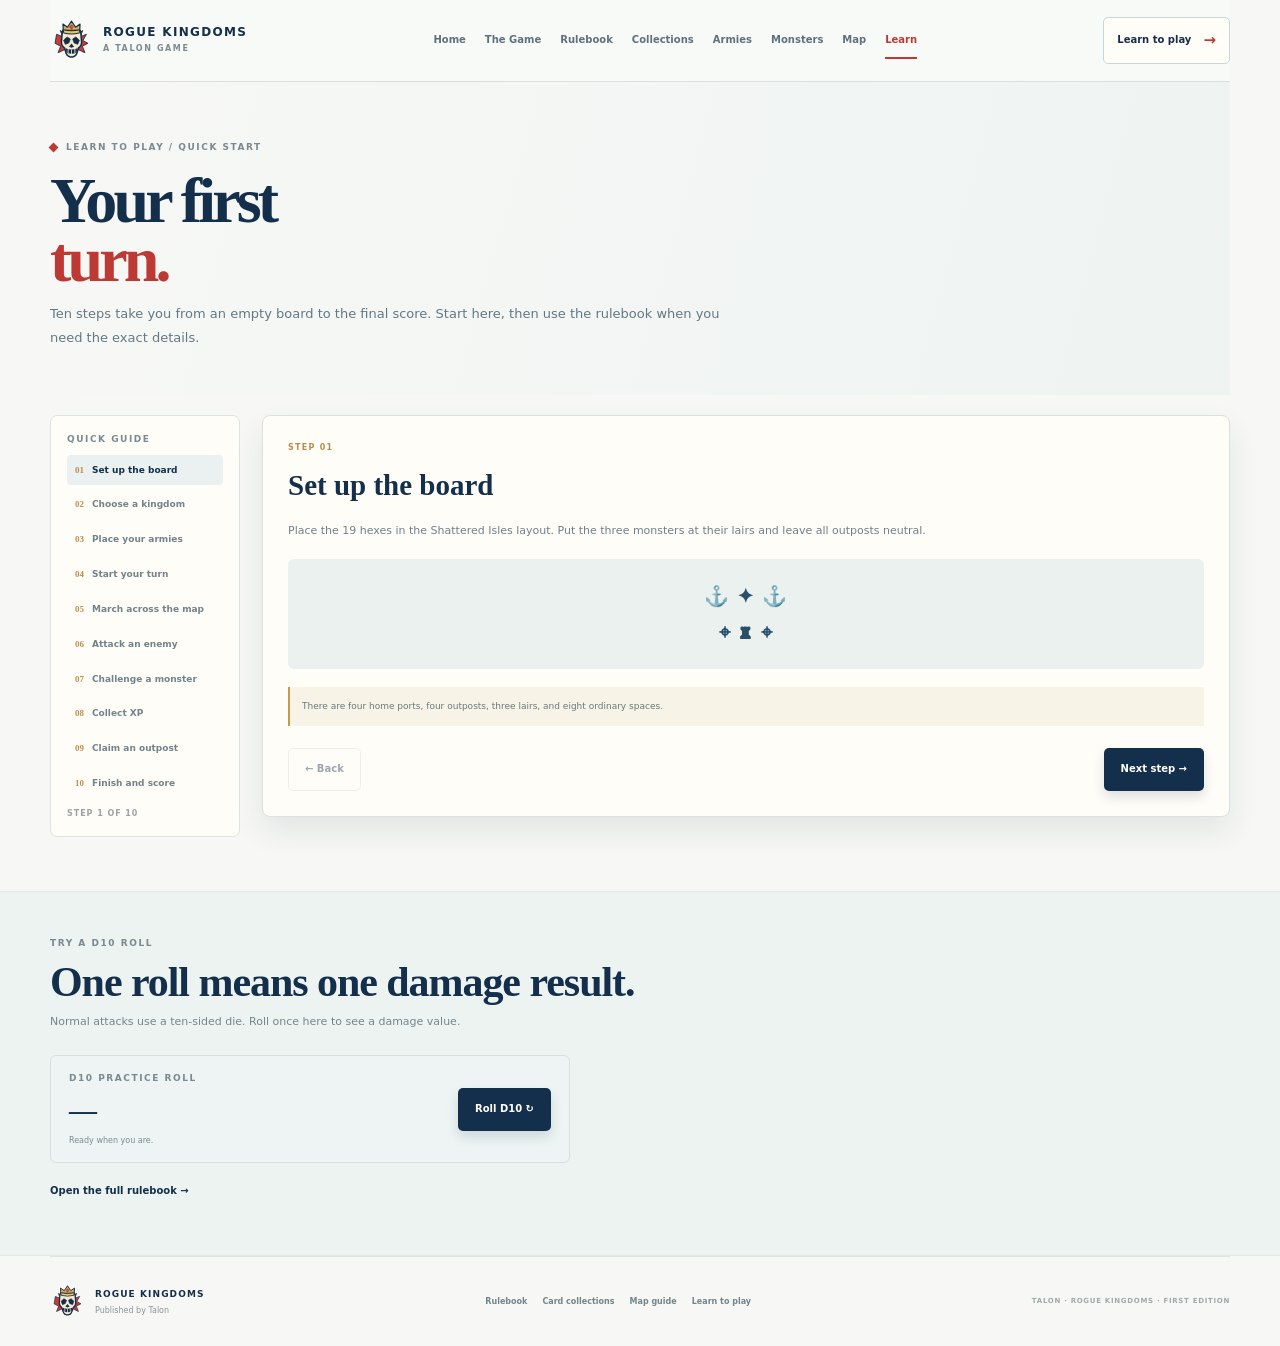
<file: learn.html>
<!doctype html><html lang="en"><head><meta charset="utf-8"><meta name="viewport" content="width=device-width,initial-scale=1"><meta name="theme-color" content="#142f4b"><meta name="description" content="An interactive ten-step introduction to playing Rogue Kingdoms."><title>Learn to Play | Talon — Rogue Kingdoms</title><link rel="icon" type="image/svg+xml" href="assets/rogue-kingdoms-emblem.svg"><link rel="stylesheet" href="styles.css"><script src="script.js" defer></script></head><body><svg class="svg-defs" xmlns="http://www.w3.org/2000/svg" aria-hidden="true"><defs><symbol id="rogue-kingdoms-emblem" viewBox="0 0 256 256"><g fill="#c83b36" stroke="#142d46" stroke-width="5" stroke-linejoin="round"><path d="M39 91 76 105 61 69 101 91 128 29 155 91 195 69 180 105 217 91 196 128 226 145 193 162 208 201 166 181 146 225 128 186 110 225 90 181 48 201 63 162 30 145Z"/></g><path d="M73 79Q77 59 103 57H153Q179 59 183 79L188 135Q190 158 169 173L162 199Q157 220 136 226H120Q99 220 94 199L87 173Q66 158 68 135Z" fill="#f3ead6" stroke="#142d46" stroke-width="9" stroke-linejoin="round"/><path d="m81 126 21-19 19 12-9 24-21 8zM175 126l-21-19-19 12 9 24 21 8z" fill="#142d46" stroke="#142d46" stroke-width="4" stroke-linejoin="round"/><path d="m128 146-15 19 15 6 15-6z" fill="#142d46"/><path d="M93 174Q128 189 163 174L158 199Q128 216 98 199Z" fill="#142d46"/><path d="M108 181v21m20-18v24m20-27v21" stroke="#f3ead6" stroke-width="5" stroke-linecap="round"/><path d="M79 68 77 30 104 49 128 13 152 49 179 30 177 68Z" fill="#d8ad55" stroke="#142d46" stroke-width="7" stroke-linejoin="round"/><path d="M78 64Q128 76 178 64l-4 19q-46 12-92 0Z" fill="#e7c36b" stroke="#142d46" stroke-width="6" stroke-linejoin="round"/><path d="m128 34 11 13-11 14-11-14z" fill="#c83b36" stroke="#8d252b" stroke-width="3" stroke-linejoin="round"/><path d="m128 39 6 8-6 7z" fill="#f07a62"/></symbol></defs></svg><div class="site-shell"><header class="site-header"><a class="brand" href="index.html"><svg class="brand-emblem" viewBox="0 0 256 256" role="img" aria-label="Rogue Kingdoms crowned skull emblem"><use href="#rogue-kingdoms-emblem"/></svg><span><strong>ROGUE KINGDOMS</strong><small>A TALON GAME</small></span></a><button class="menu-toggle" id="menu-toggle" type="button" aria-expanded="false" aria-controls="primary-nav"><i></i><i></i><i></i><b class="sr-only">Toggle navigation</b></button><nav class="main-nav" id="primary-nav" aria-label="Main navigation"><a href="index.html">Home</a><a href="game.html">The Game</a><a href="rules.html">Rulebook</a><a href="collections.html">Collections</a><a href="armies.html">Armies</a><a href="monsters.html">Monsters</a><a href="map.html">Map</a><a href="learn.html" aria-current="page">Learn</a></nav><a class="header-cta" href="learn.html">Learn to play <b>→</b></a></header><main><section class="page-hero compact page-wrap"><div class="eyebrow"><i></i> LEARN TO PLAY / QUICK START</div><h1>Your first<br><em>turn.</em></h1><p>Ten steps take you from an empty board to the final score. Start here, then use the rulebook when you need the exact details.</p></section><section class="content-section page-wrap"><div class="tutorial-layout"><aside class="tutorial-nav"><span class="eyebrow">QUICK GUIDE</span><div id="tutorial-progress"></div><small id="tutorial-counter">STEP 1 OF 10</small></aside><article class="tutorial-card" aria-live="polite"><div class="tutorial-step-label" id="tutorial-label">STEP 01</div><h2 id="tutorial-title">Set up the board</h2><p id="tutorial-copy">Place the 19 hexes in the Shattered Isles layout.</p><div class="tutorial-visual" id="tutorial-visual"><div class="tutorial-hex-row"><span>⚓</span><span>✦</span><span>⚓</span></div><div class="tutorial-hex-row"><span>⌖</span><span>♜</span><span>⌖</span></div></div><div class="tutorial-tip" id="tutorial-tip">There are four home ports, four outposts, three lairs, and eight ordinary spaces.</div><div class="tutorial-actions"><button class="button secondary" id="tutorial-back" type="button" disabled>← Back</button><button class="button primary" id="tutorial-next" type="button">Next step →</button></div></article></div></section><section class="content-section pale-section"><div class="page-wrap"><div class="section-title"><div><span class="eyebrow">TRY A D10 ROLL</span><h2>One roll means one damage result.</h2><p>Normal attacks use a ten-sided die. Roll once here to see a damage value.</p></div></div><div class="dice-tool tutorial-dice"><div><span class="eyebrow">D10 PRACTICE ROLL</span><b id="learn-dice-result">—</b><small id="learn-dice-note">Ready when you are.</small></div><button class="button primary" id="learn-roll-d10" type="button">Roll D10 ↻</button></div><a class="text-link" href="rules.html">Open the full rulebook →</a></div></section></main><footer class="site-footer"><div class="footer-brand"><svg class="brand-emblem" viewBox="0 0 256 256" role="img" aria-label="Rogue Kingdoms crowned skull emblem"><use href="#rogue-kingdoms-emblem"/></svg><span><b>ROGUE KINGDOMS</b><small>Published by Talon</small></span></div><div class="footer-links"><a href="rules.html">Rulebook</a><a href="collections.html">Card collections</a><a href="map.html">Map guide</a><a href="learn.html">Learn to play</a></div><small class="copyright">TALON · ROGUE KINGDOMS · FIRST EDITION</small></footer></div></body></html>
</file>
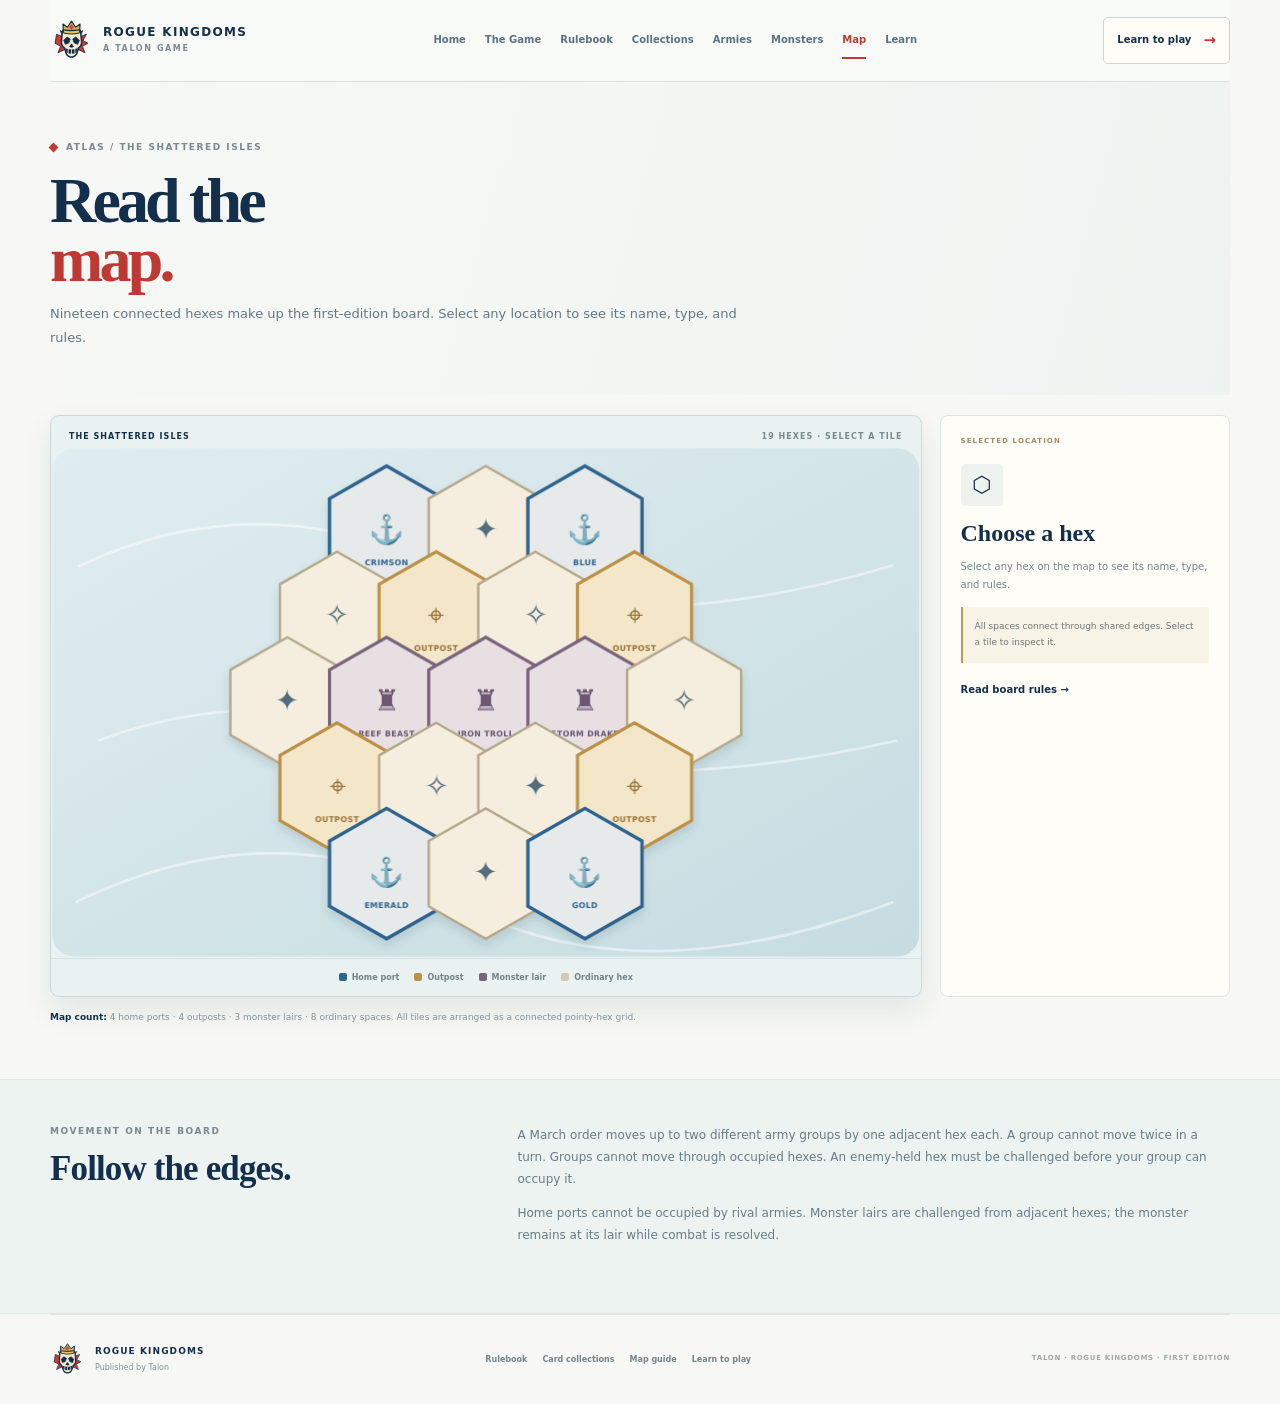
<file: map.html>
<!doctype html><html lang="en"><head><meta charset="utf-8"><meta name="viewport" content="width=device-width,initial-scale=1"><meta name="theme-color" content="#142f4b"><meta name="description" content="Explore the Shattered Isles 19-hex board and inspect home ports, outposts, lairs, and neutral spaces."><title>Map Guide | Talon — Rogue Kingdoms</title><link rel="icon" type="image/svg+xml" href="assets/rogue-kingdoms-emblem.svg"><link rel="stylesheet" href="styles.css"><script src="script.js" defer></script></head><body><svg class="svg-defs" xmlns="http://www.w3.org/2000/svg" aria-hidden="true"><defs><symbol id="rogue-kingdoms-emblem" viewBox="0 0 256 256"><g fill="#c83b36" stroke="#142d46" stroke-width="5" stroke-linejoin="round"><path d="M39 91 76 105 61 69 101 91 128 29 155 91 195 69 180 105 217 91 196 128 226 145 193 162 208 201 166 181 146 225 128 186 110 225 90 181 48 201 63 162 30 145Z"/></g><path d="M73 79Q77 59 103 57H153Q179 59 183 79L188 135Q190 158 169 173L162 199Q157 220 136 226H120Q99 220 94 199L87 173Q66 158 68 135Z" fill="#f3ead6" stroke="#142d46" stroke-width="9" stroke-linejoin="round"/><path d="m81 126 21-19 19 12-9 24-21 8zM175 126l-21-19-19 12 9 24 21 8z" fill="#142d46" stroke="#142d46" stroke-width="4" stroke-linejoin="round"/><path d="m128 146-15 19 15 6 15-6z" fill="#142d46"/><path d="M93 174Q128 189 163 174L158 199Q128 216 98 199Z" fill="#142d46"/><path d="M108 181v21m20-18v24m20-27v21" stroke="#f3ead6" stroke-width="5" stroke-linecap="round"/><path d="M79 68 77 30 104 49 128 13 152 49 179 30 177 68Z" fill="#d8ad55" stroke="#142d46" stroke-width="7" stroke-linejoin="round"/><path d="M78 64Q128 76 178 64l-4 19q-46 12-92 0Z" fill="#e7c36b" stroke="#142d46" stroke-width="6" stroke-linejoin="round"/><path d="m128 34 11 13-11 14-11-14z" fill="#c83b36" stroke="#8d252b" stroke-width="3" stroke-linejoin="round"/><path d="m128 39 6 8-6 7z" fill="#f07a62"/></symbol></defs></svg><div class="site-shell"><header class="site-header"><a class="brand" href="index.html"><svg class="brand-emblem" viewBox="0 0 256 256" role="img" aria-label="Rogue Kingdoms crowned skull emblem"><use href="#rogue-kingdoms-emblem"/></svg><span><strong>ROGUE KINGDOMS</strong><small>A TALON GAME</small></span></a><button class="menu-toggle" id="menu-toggle" type="button" aria-expanded="false" aria-controls="primary-nav"><i></i><i></i><i></i><b class="sr-only">Toggle navigation</b></button><nav class="main-nav" id="primary-nav" aria-label="Main navigation"><a href="index.html">Home</a><a href="game.html">The Game</a><a href="rules.html">Rulebook</a><a href="collections.html">Collections</a><a href="armies.html">Armies</a><a href="monsters.html">Monsters</a><a href="map.html" aria-current="page">Map</a><a href="learn.html">Learn</a></nav><a class="header-cta" href="learn.html">Learn to play <b>→</b></a></header><main><section class="page-hero compact page-wrap"><div class="eyebrow"><i></i> ATLAS / THE SHATTERED ISLES</div><h1>Read the<br><em>map.</em></h1><p>Nineteen connected hexes make up the first-edition board. Select any location to see its name, type, and rules.</p></section><section class="content-section page-wrap"><div class="map-guide-layout"><div class="interactive-map-card"><div class="map-topline"><b>THE SHATTERED ISLES</b><span>19 HEXES · SELECT A TILE</span></div><svg class="interactive-map" viewBox="0 0 640 376" role="group" aria-label="Interactive 19-hex Shattered Isles game map"><defs><linearGradient id="mapSea" x1="0" y1="0" x2="1" y2="1"><stop stop-color="#e0edf0"/><stop offset="1" stop-color="#c6dce1"/></linearGradient><filter id="tileDepth" x="-25%" y="-25%" width="150%" height="160%"><feDropShadow dx="0" dy="4" stdDeviation="3" flood-color="#24485d" flood-opacity=".15"/></filter></defs><rect x="1" y="1" width="638" height="374" rx="16" fill="url(#mapSea)"/><g fill="none" stroke="#fff" stroke-opacity=".45" stroke-width="2"><path d="M20 88Q150 26 282 87t338 0M18 335q150-72 280 0t322 0M35 216q120-45 254 0t334 0"/></g><g id="map-tiles" filter="url(#tileDepth)"><g class="map-hex port-hex" data-location="crimson-port" transform="translate(247 62)" tabindex="0" role="button" aria-label="Crimson Home Port"><path d="M-42-24 0-48 42-24 42 24 0 48-42 24Z"/><text y="6">⚓</text><text class="tile-label" y="25">CRIMSON</text></g><g class="map-hex ordinary-hex" data-location="north-isle" transform="translate(320 62)" tabindex="0" role="button" aria-label="North Isle"><path d="M-42-24 0-48 42-24 42 24 0 48-42 24Z"/><text y="6">✦</text></g><g class="map-hex port-hex" data-location="blue-port" transform="translate(393 62)" tabindex="0" role="button" aria-label="Blue Home Port"><path d="M-42-24 0-48 42-24 42 24 0 48-42 24Z"/><text y="6">⚓</text><text class="tile-label" y="25">BLUE</text></g><g class="map-hex ordinary-hex" data-location="west-channel" transform="translate(210.5 125)" tabindex="0" role="button" aria-label="West Channel"><path d="M-42-24 0-48 42-24 42 24 0 48-42 24Z"/><text y="6">✧</text></g><g class="map-hex outpost-hex" data-location="northwatch" transform="translate(283.5 125)" tabindex="0" role="button" aria-label="Northwatch Outpost"><path d="M-42-24 0-48 42-24 42 24 0 48-42 24Z"/><text y="6">⌖</text><text class="tile-label" y="25">OUTPOST</text></g><g class="map-hex ordinary-hex" data-location="windward" transform="translate(356.5 125)" tabindex="0" role="button" aria-label="Windward Reach"><path d="M-42-24 0-48 42-24 42 24 0 48-42 24Z"/><text y="6">✧</text></g><g class="map-hex outpost-hex" data-location="eastwatch" transform="translate(429.5 125)" tabindex="0" role="button" aria-label="Eastwatch Outpost"><path d="M-42-24 0-48 42-24 42 24 0 48-42 24Z"/><text y="6">⌖</text><text class="tile-label" y="25">OUTPOST</text></g><g class="map-hex ordinary-hex" data-location="reef-edge" transform="translate(174 188)" tabindex="0" role="button" aria-label="Reef Edge"><path d="M-42-24 0-48 42-24 42 24 0 48-42 24Z"/><text y="6">✦</text></g><g class="map-hex lair-hex" data-location="reef-lair" transform="translate(247 188)" tabindex="0" role="button" aria-label="Reef Beast Lair"><path d="M-42-24 0-48 42-24 42 24 0 48-42 24Z"/><text y="6">♜</text><text class="tile-label" y="25">REEF BEAST</text></g><g class="map-hex lair-hex" data-location="iron-lair" transform="translate(320 188)" tabindex="0" role="button" aria-label="Iron Troll Lair"><path d="M-42-24 0-48 42-24 42 24 0 48-42 24Z"/><text y="6">♜</text><text class="tile-label" y="25">IRON TROLL</text></g><g class="map-hex lair-hex" data-location="drake-lair" transform="translate(393 188)" tabindex="0" role="button" aria-label="Storm Drake Lair"><path d="M-42-24 0-48 42-24 42 24 0 48-42 24Z"/><text y="6">♜</text><text class="tile-label" y="25">STORM DRAKE</text></g><g class="map-hex ordinary-hex" data-location="outer-east" transform="translate(466 188)" tabindex="0" role="button" aria-label="Outer East"><path d="M-42-24 0-48 42-24 42 24 0 48-42 24Z"/><text y="6">✧</text></g><g class="map-hex outpost-hex" data-location="southwatch" transform="translate(210.5 251)" tabindex="0" role="button" aria-label="Southwatch Outpost"><path d="M-42-24 0-48 42-24 42 24 0 48-42 24Z"/><text y="6">⌖</text><text class="tile-label" y="25">OUTPOST</text></g><g class="map-hex ordinary-hex" data-location="shoal" transform="translate(283.5 251)" tabindex="0" role="button" aria-label="Shoal Crossing"><path d="M-42-24 0-48 42-24 42 24 0 48-42 24Z"/><text y="6">✧</text></g><g class="map-hex ordinary-hex" data-location="south-isle" transform="translate(356.5 251)" tabindex="0" role="button" aria-label="South Isle"><path d="M-42-24 0-48 42-24 42 24 0 48-42 24Z"/><text y="6">✦</text></g><g class="map-hex outpost-hex" data-location="goldwatch" transform="translate(429.5 251)" tabindex="0" role="button" aria-label="Goldwatch Outpost"><path d="M-42-24 0-48 42-24 42 24 0 48-42 24Z"/><text y="6">⌖</text><text class="tile-label" y="25">OUTPOST</text></g><g class="map-hex port-hex" data-location="emerald-port" transform="translate(247 314)" tabindex="0" role="button" aria-label="Emerald Home Port"><path d="M-42-24 0-48 42-24 42 24 0 48-42 24Z"/><text y="6">⚓</text><text class="tile-label" y="25">EMERALD</text></g><g class="map-hex ordinary-hex" data-location="far-isle" transform="translate(320 314)" tabindex="0" role="button" aria-label="Far Isle"><path d="M-42-24 0-48 42-24 42 24 0 48-42 24Z"/><text y="6">✦</text></g><g class="map-hex port-hex" data-location="gold-port" transform="translate(393 314)" tabindex="0" role="button" aria-label="Gold Home Port"><path d="M-42-24 0-48 42-24 42 24 0 48-42 24Z"/><text y="6">⚓</text><text class="tile-label" y="25">GOLD</text></g></g></svg><div class="map-legend"><span><i class="legend-port"></i> Home port</span><span><i class="legend-outpost"></i> Outpost</span><span><i class="legend-lair"></i> Monster lair</span><span><i class="legend-ordinary"></i> Ordinary hex</span></div></div><aside class="map-detail" id="map-detail" aria-live="polite"><div class="detail-type" id="detail-type">SELECTED LOCATION</div><div class="detail-icon" id="detail-icon">⬡</div><h2 id="detail-title">Choose a hex</h2><p id="detail-description">Select any hex on the map to see its name, type, and rules.</p><div class="detail-rule" id="detail-rule">All spaces connect through shared edges. Select a tile to inspect it.</div><a href="rules.html#board" class="text-link">Read board rules →</a></aside></div><div class="map-bottom-note"><b>Map count:</b> 4 home ports · 4 outposts · 3 monster lairs · 8 ordinary spaces. All tiles are arranged as a connected pointy-hex grid.</div></section><section class="content-section pale-section"><div class="page-wrap"><div class="two-col"><div><span class="eyebrow">MOVEMENT ON THE BOARD</span><h2>Follow the edges.</h2></div><div><p>A March order moves up to two different army groups by one adjacent hex each. A group cannot move twice in a turn. Groups cannot move through occupied hexes. An enemy-held hex must be challenged before your group can occupy it.</p><p>Home ports cannot be occupied by rival armies. Monster lairs are challenged from adjacent hexes; the monster remains at its lair while combat is resolved.</p></div></div></div></section></main><footer class="site-footer"><div class="footer-brand"><svg class="brand-emblem" viewBox="0 0 256 256" role="img" aria-label="Rogue Kingdoms crowned skull emblem"><use href="#rogue-kingdoms-emblem"/></svg><span><b>ROGUE KINGDOMS</b><small>Published by Talon</small></span></div><div class="footer-links"><a href="rules.html">Rulebook</a><a href="collections.html">Card collections</a><a href="map.html">Map guide</a><a href="learn.html">Learn to play</a></div><small class="copyright">TALON · ROGUE KINGDOMS · FIRST EDITION</small></footer></div></body></html>
</file>
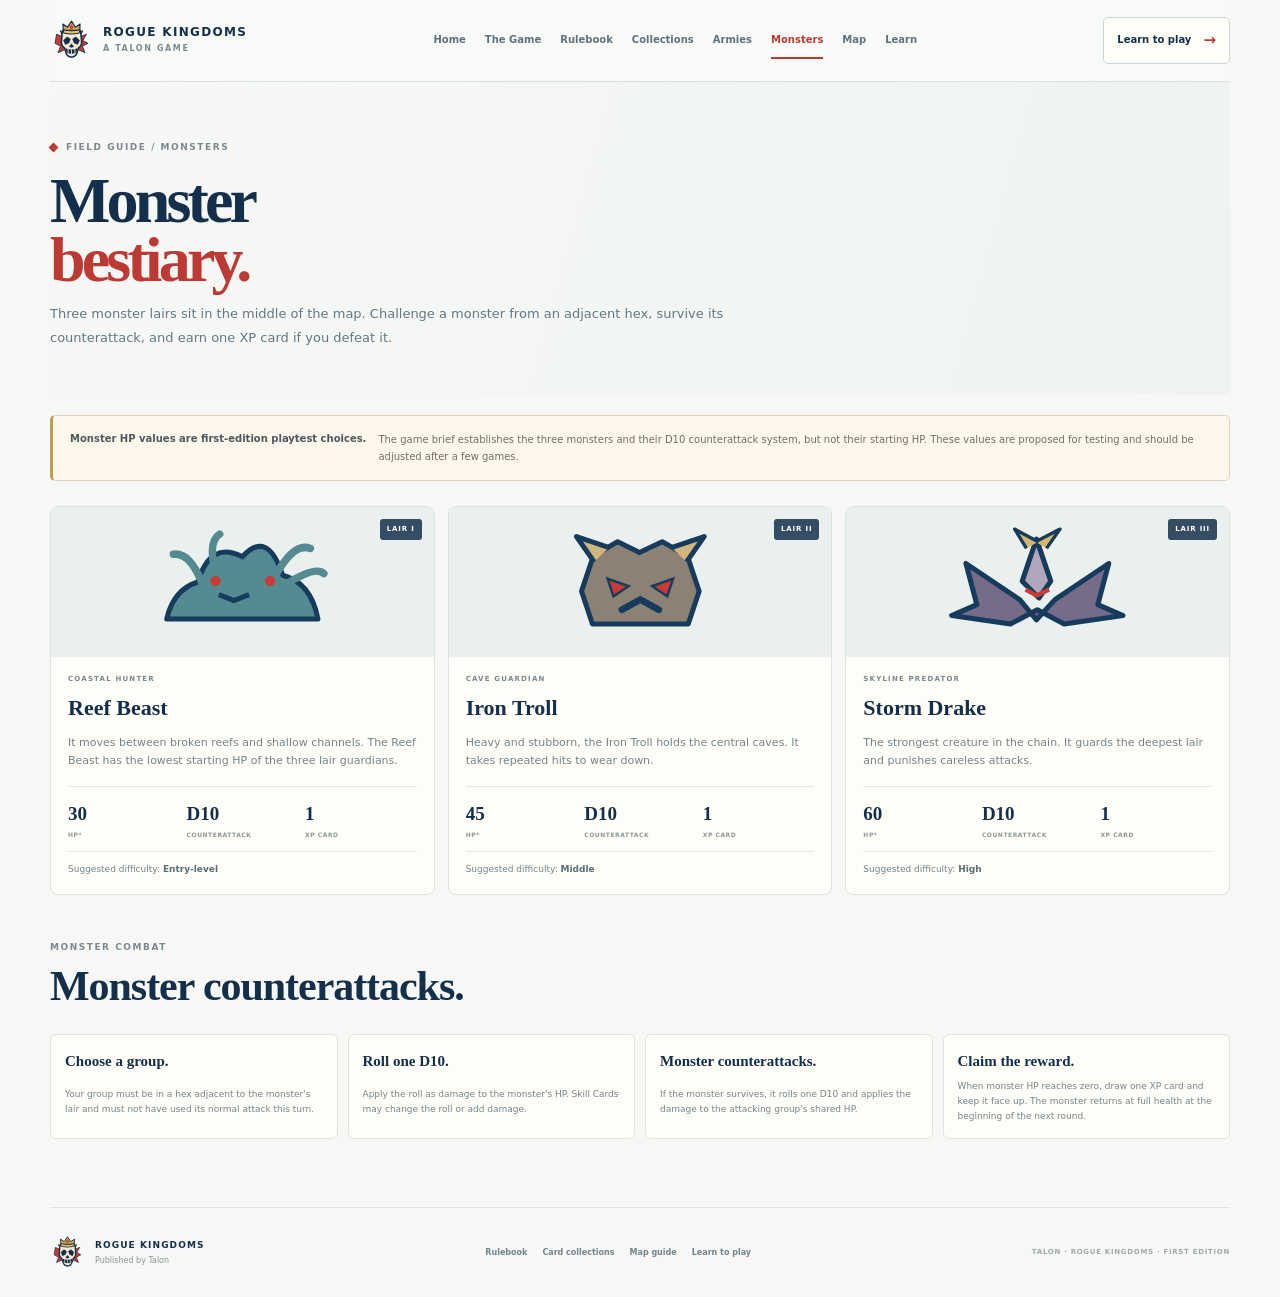
<file: monsters.html>
<!doctype html><html lang="en"><head><meta charset="utf-8"><meta name="viewport" content="width=device-width,initial-scale=1"><meta name="theme-color" content="#142f4b"><meta name="description" content="Meet the Reef Beast, Iron Troll, and Storm Drake and learn how monster combat works."><title>Monster Bestiary | Talon — Rogue Kingdoms</title><link rel="icon" type="image/svg+xml" href="assets/rogue-kingdoms-emblem.svg"><link rel="stylesheet" href="styles.css"><script src="script.js" defer></script></head><body><svg class="svg-defs" xmlns="http://www.w3.org/2000/svg" aria-hidden="true"><defs><symbol id="rogue-kingdoms-emblem" viewBox="0 0 256 256"><g fill="#c83b36" stroke="#142d46" stroke-width="5" stroke-linejoin="round"><path d="M39 91 76 105 61 69 101 91 128 29 155 91 195 69 180 105 217 91 196 128 226 145 193 162 208 201 166 181 146 225 128 186 110 225 90 181 48 201 63 162 30 145Z"/></g><path d="M73 79Q77 59 103 57H153Q179 59 183 79L188 135Q190 158 169 173L162 199Q157 220 136 226H120Q99 220 94 199L87 173Q66 158 68 135Z" fill="#f3ead6" stroke="#142d46" stroke-width="9" stroke-linejoin="round"/><path d="m81 126 21-19 19 12-9 24-21 8zM175 126l-21-19-19 12 9 24 21 8z" fill="#142d46" stroke="#142d46" stroke-width="4" stroke-linejoin="round"/><path d="m128 146-15 19 15 6 15-6z" fill="#142d46"/><path d="M93 174Q128 189 163 174L158 199Q128 216 98 199Z" fill="#142d46"/><path d="M108 181v21m20-18v24m20-27v21" stroke="#f3ead6" stroke-width="5" stroke-linecap="round"/><path d="M79 68 77 30 104 49 128 13 152 49 179 30 177 68Z" fill="#d8ad55" stroke="#142d46" stroke-width="7" stroke-linejoin="round"/><path d="M78 64Q128 76 178 64l-4 19q-46 12-92 0Z" fill="#e7c36b" stroke="#142d46" stroke-width="6" stroke-linejoin="round"/><path d="m128 34 11 13-11 14-11-14z" fill="#c83b36" stroke="#8d252b" stroke-width="3" stroke-linejoin="round"/><path d="m128 39 6 8-6 7z" fill="#f07a62"/></symbol></defs></svg><div class="site-shell"><header class="site-header"><a class="brand" href="index.html"><svg class="brand-emblem" viewBox="0 0 256 256" role="img" aria-label="Rogue Kingdoms crowned skull emblem"><use href="#rogue-kingdoms-emblem"/></svg><span><strong>ROGUE KINGDOMS</strong><small>A TALON GAME</small></span></a><button class="menu-toggle" id="menu-toggle" type="button" aria-expanded="false" aria-controls="primary-nav"><i></i><i></i><i></i><b class="sr-only">Toggle navigation</b></button><nav class="main-nav" id="primary-nav" aria-label="Main navigation"><a href="index.html">Home</a><a href="game.html">The Game</a><a href="rules.html">Rulebook</a><a href="collections.html">Collections</a><a href="armies.html">Armies</a><a href="monsters.html" aria-current="page">Monsters</a><a href="map.html">Map</a><a href="learn.html">Learn</a></nav><a class="header-cta" href="learn.html">Learn to play <b>→</b></a></header><main><section class="page-hero compact page-wrap"><div class="eyebrow"><i></i> FIELD GUIDE / MONSTERS</div><h1>Monster<br><em>bestiary.</em></h1><p>Three monster lairs sit in the middle of the map. Challenge a monster from an adjacent hex, survive its counterattack, and earn one XP card if you defeat it.</p></section><section class="content-section page-wrap"><div class="notice-box monster-notice"><b>Monster HP values are first-edition playtest choices.</b><span>The game brief establishes the three monsters and their D10 counterattack system, but not their starting HP. These values are proposed for testing and should be adjusted after a few games.</span></div><div class="bestiary-grid">
<article class="monster-entry reef"><div class="monster-art"><svg viewBox="0 0 220 150" role="img" aria-label="Stylized reef beast silhouette"><path d="M20 119Q28 84 57 75 72 25 110 45 140 12 158 67 192 76 200 119Z" fill="#548a91" stroke="#173b5c" stroke-width="6" stroke-linejoin="round"/><path d="M62 76Q47 39 28 42M79 67Q68 27 83 18M148 70Q171 27 191 35M160 79Q197 55 207 65" fill="none" stroke="#548a91" stroke-width="9" stroke-linecap="round"/><circle cx="78" cy="74" r="6" fill="#c83b36"/><circle cx="143" cy="74" r="6" fill="#c83b36"/><path d="m82 90 18 7 18-7" fill="none" stroke="#173b5c" stroke-width="6"/></svg><span>LAIR I</span></div><div class="monster-info"><span class="eyebrow">COASTAL HUNTER</span><h2>Reef Beast</h2><p>It moves between broken reefs and shallow channels. The Reef Beast has the lowest starting HP of the three lair guardians.</p><div class="monster-stats"><span><b>30</b><small>HP*</small></span><span><b>D10</b><small>COUNTERATTACK</small></span><span><b>1</b><small>XP CARD</small></span></div><p class="difficulty">Suggested difficulty: <strong>Entry-level</strong></p></div></article>
<article class="monster-entry iron"><div class="monster-art"><svg viewBox="0 0 220 150" role="img" aria-label="Stylized iron troll silhouette"><path d="M53 125 40 86 54 44 83 27 109 40 136 27 166 44 180 86 167 125Z" fill="#8d8174" stroke="#173b5c" stroke-width="6" stroke-linejoin="round"/><path d="m55 51-21-30 39 13m92 17 21-30-39 13" fill="#d0b67d" stroke="#173b5c" stroke-width="6" stroke-linejoin="round"/><path d="m71 71 25 9-18 12Zm78 0-25 9 18 12Z" fill="#c83b36" stroke="#173b5c" stroke-width="3"/><path d="M88 108 110 96 132 108" fill="none" stroke="#173b5c" stroke-width="8" stroke-linecap="round"/></svg><span>LAIR II</span></div><div class="monster-info"><span class="eyebrow">CAVE GUARDIAN</span><h2>Iron Troll</h2><p>Heavy and stubborn, the Iron Troll holds the central caves. It takes repeated hits to wear down.</p><div class="monster-stats"><span><b>45</b><small>HP*</small></span><span><b>D10</b><small>COUNTERATTACK</small></span><span><b>1</b><small>XP CARD</small></span></div><p class="difficulty">Suggested difficulty: <strong>Middle</strong></p></div></article>
<article class="monster-entry drake"><div class="monster-art"><svg viewBox="0 0 220 150" role="img" aria-label="Stylized storm drake silhouette"><path d="M109 120 89 96 25 53 38 102 8 115 78 125 110 108 142 125 212 115 182 102 195 53 131 96Z" fill="#766b88" stroke="#173b5c" stroke-width="6" stroke-linejoin="round"/><path d="M92 74 109 24 126 74 112 94Z" fill="#b0a7bb" stroke="#173b5c" stroke-width="6" stroke-linejoin="round"/><path d="m97 35-14-23 28 15m10 8 16-23-29 15" fill="#d3b66c" stroke="#173b5c" stroke-width="4" stroke-linejoin="round"/><path d="m96 84 13 7 15-7" fill="none" stroke="#c83b36" stroke-width="5"/></svg><span>LAIR III</span></div><div class="monster-info"><span class="eyebrow">SKYLINE PREDATOR</span><h2>Storm Drake</h2><p>The strongest creature in the chain. It guards the deepest lair and punishes careless attacks.</p><div class="monster-stats"><span><b>60</b><small>HP*</small></span><span><b>D10</b><small>COUNTERATTACK</small></span><span><b>1</b><small>XP CARD</small></span></div><p class="difficulty">Suggested difficulty: <strong>High</strong></p></div></article></div><div class="section-title short-title"><div><span class="eyebrow">MONSTER COMBAT</span><h2>Monster counterattacks.</h2></div></div><ol class="number-steps"><li><b>Choose a group.</b><span>Your group must be in a hex adjacent to the monster's lair and must not have used its normal attack this turn.</span></li><li><b>Roll one D10.</b><span>Apply the roll as damage to the monster's HP. Skill Cards may change the roll or add damage.</span></li><li><b>Monster counterattacks.</b><span>If the monster survives, it rolls one D10 and applies the damage to the attacking group's shared HP.</span></li><li><b>Claim the reward.</b><span>When monster HP reaches zero, draw one XP card and keep it face up. The monster returns at full health at the beginning of the next round.</span></li></ol></section></main><footer class="site-footer"><div class="footer-brand"><svg class="brand-emblem" viewBox="0 0 256 256" role="img" aria-label="Rogue Kingdoms crowned skull emblem"><use href="#rogue-kingdoms-emblem"/></svg><span><b>ROGUE KINGDOMS</b><small>Published by Talon</small></span></div><div class="footer-links"><a href="rules.html">Rulebook</a><a href="collections.html">Card collections</a><a href="map.html">Map guide</a><a href="learn.html">Learn to play</a></div><small class="copyright">TALON · ROGUE KINGDOMS · FIRST EDITION</small></footer></div></body></html>
</file>
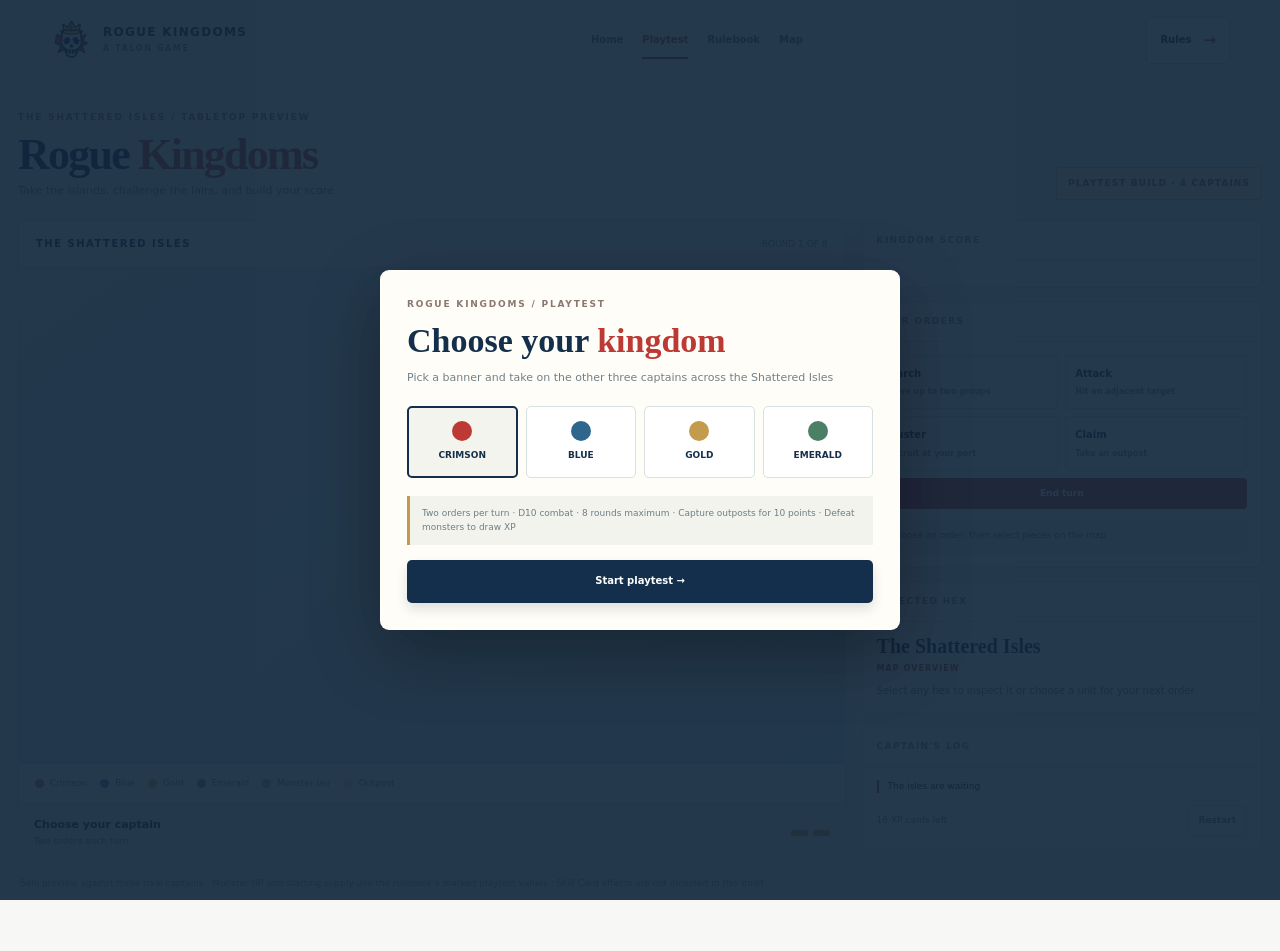
<file: preview.html>
<!doctype html>
<html lang="en">
<head>
<meta charset="utf-8">
<meta name="viewport" content="width=device-width,initial-scale=1">
<meta name="theme-color" content="#142f4b">
<title>Playtest | Rogue Kingdoms</title>
<link rel="icon" href="assets/rogue-kingdoms-emblem.svg" type="image/svg+xml">
<link rel="stylesheet" href="styles.css">
<style>
:root{--sea:#dcebed;--paper:#fffdf7;--line:#d8e1df;--red:#bd3934;--navy:#142f4b}
.play-wrap{width:min(1320px,calc(100% - 36px));margin:0 auto;padding:28px 0 60px}
.play-head{display:flex;align-items:flex-end;justify-content:space-between;gap:20px;margin-bottom:20px}
.play-kicker{font-size:9px;font-weight:900;letter-spacing:.2em;color:#8b7770}
.play-head h1{font:700 clamp(30px,4vw,44px)/1 Georgia,serif;color:var(--navy);margin:8px 0 5px;letter-spacing:-.04em}
.play-head h1 em{color:var(--red);font-style:normal}
.play-head p{margin:0;color:#71818a;font-size:11px}
.preview-tag{border:1px solid #d8c8a6;color:#876c37;background:#f7f0df;border-radius:3px;padding:8px 11px;font-size:9px;font-weight:900;letter-spacing:.12em;white-space:nowrap}
.play-layout{display:grid;grid-template-columns:minmax(0,1.55fr) minmax(280px,.75fr);gap:16px;align-items:start}
.board-panel,.side-panel{background:var(--paper);border:1px solid var(--line);border-radius:8px;box-shadow:0 8px 24px #203e4a0a}
.board-top{display:flex;justify-content:space-between;align-items:center;padding:15px 17px;border-bottom:1px solid var(--line)}
.board-top b{font-size:10px;letter-spacing:.15em;color:var(--navy)}
.board-top span{color:#7c8b91;font-size:9px}
.board-stage{background:linear-gradient(145deg,#e7f0ef,#d5e5e6);padding:12px;overflow:hidden}
#game-map{display:block;width:100%;height:auto;min-height:280px}
.hex{cursor:pointer;transition:filter .15s,opacity .15s}
.hex polygon{stroke:#f8fbf8;stroke-width:2.5;filter:drop-shadow(0 3px 2px #24485d25)}
.hex:hover polygon{stroke:#bd3934;stroke-width:4}
.hex.selected polygon{stroke:#bd3934;stroke-width:5}
.hex.move-target polygon{stroke:#c49a4c;stroke-width:5;stroke-dasharray:6 4}
.hex.attack-target polygon{stroke:#bd3934;stroke-width:5;stroke-dasharray:5 3}
.hex .tile-name{font:800 7px system-ui,sans-serif;letter-spacing:.08em;fill:#536875;text-anchor:middle}
.hex .tile-mark{font:20px Georgia,serif;fill:#536875;text-anchor:middle}
.hex.port-red polygon{fill:#c46a63}.hex.port-blue polygon{fill:#6595b3}.hex.port-gold polygon{fill:#d2b46d}.hex.port-green polygon{fill:#77a18a}
.hex.outpost polygon{fill:#ead9ae}.hex.lair polygon{fill:#b9b1c0}.hex.ordinary polygon{fill:#d3e1d9}
.hex .port-word{fill:#fff;font:900 7px system-ui,sans-serif;text-anchor:middle}
.piece circle{stroke:#fffdf7;stroke-width:2.5;filter:drop-shadow(0 2px 2px #142f4b44)}
.piece text{font:900 11px system-ui,sans-serif;fill:white;text-anchor:middle;dominant-baseline:central;pointer-events:none}
.monster-token{fill:#5c5366;stroke:#fffdf7;stroke-width:2.5}
.monster-letter{font:900 12px Georgia,serif;fill:#fff;text-anchor:middle;dominant-baseline:central}
.banner-dot{stroke:#fffdf7;stroke-width:2}
.map-foot{display:flex;flex-wrap:wrap;gap:13px;padding:12px 16px;border-top:1px solid var(--line);color:#75848a;font-size:9px}
.legend{display:inline-flex;align-items:center;gap:6px}.legend i{width:9px;height:9px;border-radius:50%;display:inline-block}
.turn-bar{display:flex;align-items:center;justify-content:space-between;gap:10px;padding:12px 15px;background:#f7f4eb;border-top:1px solid var(--line)}
.turn-name{font-weight:900;color:var(--navy);font-size:11px}
.turn-meta{color:#78888f;font-size:9px}
.order-pips{display:flex;gap:5px}.order-pips i{width:17px;height:6px;background:#c49a4c;border-radius:8px}.order-pips i.used{background:#dce3e0}
.side-panel{overflow:hidden;margin-bottom:13px}
.panel-title{padding:12px 14px;border-bottom:1px solid var(--line);font-size:9px;font-weight:900;letter-spacing:.15em;color:#829097}
.side-inner{padding:13px 14px}
.score-list{display:grid;gap:8px}
.score-row{display:grid;grid-template-columns:9px 1fr auto;gap:8px;align-items:center;font-size:10px}
.score-row i{width:8px;height:24px;border-radius:4px}
.score-row b{color:var(--navy);font-size:10px}
.score-row small{display:block;color:#859198;font-size:8px}
.score-points{font-weight:900;color:#344c5b;font-variant-numeric:tabular-nums}
.action-grid{display:grid;grid-template-columns:1fr 1fr;gap:7px}
.action{border:1px solid #d5dfdd;background:#fff;border-radius:4px;padding:10px 9px;text-align:left;cursor:pointer;color:var(--navy);font-weight:900;font-size:10px;transition:.15s}
.action small{display:block;color:#859198;font-size:8px;font-weight:600;margin-top:3px}
.action:hover,.action.active{border-color:var(--red);background:#fbefeb}
.action:disabled{opacity:.4;cursor:not-allowed}
.action-wide{grid-column:1/-1}
#finish-march{margin-top:8px;width:100%;display:none}
#action-hint{margin:10px 0 0;padding:9px 10px;background:#f0f4f1;border-left:3px solid #c49a4c;color:#627681;font-size:9px;line-height:1.6;min-height:35px}
#action-hint strong{color:var(--navy)}
.muster-row{display:flex;gap:6px;margin-top:9px}
select{min-width:0;flex:1;padding:8px;border:1px solid var(--line);border-radius:4px;background:#fff;color:var(--navy);font:700 10px system-ui}
.small-button{border:0;border-radius:4px;background:var(--navy);color:white;padding:8px 12px;font-size:9px;font-weight:900;cursor:pointer}
.small-button:disabled{opacity:.4;cursor:not-allowed}
.detail-name{font:700 20px Georgia,serif;color:var(--navy);margin-bottom:4px}
.detail-type{font-size:8px;letter-spacing:.13em;font-weight:900;color:var(--red);text-transform:uppercase}
.detail-copy{font-size:10px;line-height:1.6;color:#70818a;margin:8px 0 0}
.detail-stats{display:flex;gap:14px;margin-top:10px}
.detail-stats span{font-size:9px;color:#88959a}.detail-stats b{display:block;color:var(--navy);font-size:14px}
.log-list{display:grid;gap:7px;max-height:180px;overflow:auto}
.log-line{font-size:9px;line-height:1.45;color:#71818a;padding-left:9px;border-left:2px solid #d9e2df}
.log-line:first-child{color:var(--navy);border-color:var(--red)}
.reset-line{display:flex;justify-content:space-between;align-items:center;margin-top:12px}
.reset-line button{border:1px solid #d8e1df;background:#fff;border-radius:4px;color:#72828a;font-size:9px;font-weight:800;padding:7px 10px;cursor:pointer}
#end-turn{background:var(--red);color:#fff;border:0}
#end-turn:hover{background:#9e2e2c}
.setup-screen,.finish-screen{position:fixed;inset:0;z-index:99;background:#10263ce8;display:grid;place-items:center;padding:18px}
.setup-card,.finish-card{width:min(520px,100%);background:#fffdf7;border-radius:9px;padding:27px;box-shadow:0 22px 70px #0005}
.setup-card h2,.finish-card h2{font:700 34px/1 Georgia,serif;color:var(--navy);margin:12px 0 8px}
.setup-card h2 em,.finish-card h2 em{color:var(--red);font-style:normal}
.setup-card p,.finish-card p{font-size:11px;color:#70818a;line-height:1.7}
.color-picks{display:grid;grid-template-columns:repeat(4,1fr);gap:8px;margin:18px 0}
.color-pick{padding:13px 6px;border:1px solid var(--line);background:#fff;border-radius:5px;color:var(--navy);font-size:9px;font-weight:900;cursor:pointer}
.color-pick i{display:block;width:20px;height:20px;border-radius:50%;margin:0 auto 7px}
.color-pick.active{border:2px solid var(--navy);background:#f3f4ed}
#start-game{width:100%;justify-content:center}
.setup-note{padding:10px 12px;background:#f2f3ed;border-left:3px solid #c49a4c;font-size:9px;color:#6e7e85;line-height:1.6}
.finish-card ol{padding-left:19px;color:#536875;font-size:11px;line-height:1.9}
.is-hidden{display:none!important}
@media(max-width:900px){.play-layout{grid-template-columns:1fr}.side-grid{display:grid;grid-template-columns:1fr 1fr;gap:12px}.score-panel{grid-row:span 2}}
@media(max-width:600px){.play-wrap{width:calc(100% - 20px);padding-top:20px}.play-head{align-items:flex-start;flex-direction:column}.preview-tag{align-self:flex-start}.board-stage{padding:2px}.side-grid{display:flex;flex-direction:column}.hex .tile-name{font-size:6px}#game-map{min-height:220px}.play-head h1{font-size:34px}}
</style>
</head>
<body>
<div class="site-shell">
<header class="site-header">
<a class="brand" href="index.html"><img class="brand-emblem" src="assets/rogue-kingdoms-emblem.svg" alt=""><span><strong>ROGUE KINGDOMS</strong><small>A TALON GAME</small></span></a>
<nav class="main-nav" aria-label="Main navigation"><a href="index.html">Home</a><a href="preview.html" aria-current="page">Playtest</a><a href="rules.html">Rulebook</a><a href="map.html">Map</a></nav>
<a class="header-cta" href="rules.html">Rules <b>→</b></a>
</header>
<main class="play-wrap">
<div class="play-head"><div><div class="play-kicker">THE SHATTERED ISLES / TABLETOP PREVIEW</div><h1>Rogue <em>Kingdoms</em></h1><p>Take the islands, challenge the lairs, and build your score</p></div><div class="preview-tag">PLAYTEST BUILD · 4 CAPTAINS</div></div>
<div class="play-layout">
<section class="board-panel">
<div class="board-top"><b>THE SHATTERED ISLES</b><span id="round-label">ROUND 1 OF 8</span></div>
<div class="board-stage"><svg id="game-map" viewBox="0 0 640 376" role="group" aria-label="Nineteen hex game board"></svg></div>
<div class="map-foot"><span class="legend"><i style="background:#c46a63"></i>Crimson</span><span class="legend"><i style="background:#6595b3"></i>Blue</span><span class="legend"><i style="background:#d2b46d"></i>Gold</span><span class="legend"><i style="background:#77a18a"></i>Emerald</span><span class="legend"><i style="background:#b9b1c0"></i>Monster lair</span><span class="legend"><i style="background:#ead9ae"></i>Outpost</span></div>
<div class="turn-bar"><div><div class="turn-name" id="turn-name">Choose your captain</div><div class="turn-meta" id="turn-meta">Two orders each turn</div></div><div class="order-pips" id="order-pips"><i></i><i></i></div></div>
</section>
<div class="side-grid">
<section class="side-panel score-panel"><div class="panel-title">KINGDOM SCORE</div><div class="side-inner"><div id="score-list" class="score-list"></div></div></section>
<section class="side-panel"><div class="panel-title">YOUR ORDERS</div><div class="side-inner">
<div class="action-grid">
<button class="action" data-action="march">March<small>Move up to two groups</small></button>
<button class="action" data-action="attack">Attack<small>Hit an adjacent target</small></button>
<button class="action" data-action="muster">Muster<small>Recruit at your port</small></button>
<button class="action" data-action="claim">Claim<small>Take an outpost</small></button>
<button class="small-button action-wide" id="end-turn">End turn</button>
</div>
<div id="muster-box" class="muster-row is-hidden"><select id="muster-type" aria-label="Army group type"><option value="Swordsmen">Swordsmen group</option><option value="Archers">Archer group</option><option value="Giant">Giant group</option></select><button class="small-button" id="muster-go">Recruit</button></div>
<div id="action-hint">Choose an order, then select pieces on the map</div>
<button class="small-button" id="finish-march" disabled>Finish march</button>
</div></section>
<section class="side-panel"><div class="panel-title">SELECTED HEX</div><div class="side-inner" id="tile-detail"><div class="detail-name">The Shattered Isles</div><div class="detail-type">Map overview</div><p class="detail-copy">Select any hex to inspect it or choose a unit for your next order</p></div></section>
<section class="side-panel"><div class="panel-title">CAPTAIN'S LOG</div><div class="side-inner"><div class="log-list" id="game-log"><div class="log-line">The isles are waiting</div></div><div class="reset-line"><span id="deck-count" class="turn-meta">16 XP cards left</span><button id="restart-game">Restart</button></div></div></section>
</div>
</div>
<p style="font-size:9px;color:#89969a;margin:13px 2px 0">Solo preview against three rival captains · Monster HP and starting supply use the rulebook's marked playtest values · Skill Card effects are not included in this build</p>
</main>
</div>
<div class="setup-screen" id="setup-screen">
<div class="setup-card">
<div class="play-kicker">ROGUE KINGDOMS / PLAYTEST</div>
<h2>Choose your <em>kingdom</em></h2>
<p>Pick a banner and take on the other three captains across the Shattered Isles</p>
<div class="color-picks" id="color-picks">
<button class="color-pick active" data-color="red"><i style="background:#bd3934"></i>CRIMSON</button>
<button class="color-pick" data-color="blue"><i style="background:#2e668e"></i>BLUE</button>
<button class="color-pick" data-color="gold"><i style="background:#c49a4c"></i>GOLD</button>
<button class="color-pick" data-color="green"><i style="background:#4b8067"></i>EMERALD</button>
</div>
<div class="setup-note">Two orders per turn · D10 combat · 8 rounds maximum · Capture outposts for 10 points · Defeat monsters to draw XP</div>
<button class="button primary" id="start-game" style="margin-top:15px">Start playtest →</button>
</div>
</div>
<div class="finish-screen is-hidden" id="finish-screen"><div class="finish-card"><div class="play-kicker">THE SHATTERED ISLES / FINAL SCORE</div><h2 id="finish-title">The match is <em>over</em></h2><div id="finish-results"></div><button class="button primary" id="play-again" style="margin-top:14px">Play again →</button></div></div>
<script>
(function(){
"use strict";
var colors=["red","blue","gold","green"];
var colorNames={red:"Crimson",blue:"Blue",gold:"Gold",green:"Emerald"};
var colorHex={red:"#bd3934",blue:"#2e668e",gold:"#c49a4c",green:"#4b8067"};
var tiles=[
{id:"crimson-port",name:"Crimson Port",type:"port",x:247,y:62,home:"red"},
{id:"north-isle",name:"North Isle",type:"ordinary",x:320,y:62},
{id:"blue-port",name:"Blue Port",type:"port",x:393,y:62,home:"blue"},
{id:"west-channel",name:"West Channel",type:"ordinary",x:210.5,y:125},
{id:"northwatch",name:"Northwatch",type:"outpost",x:283.5,y:125},
{id:"windward",name:"Windward Reach",type:"ordinary",x:356.5,y:125},
{id:"eastwatch",name:"Eastwatch",type:"outpost",x:429.5,y:125},
{id:"reef-edge",name:"Reef Edge",type:"ordinary",x:174,y:188},
{id:"reef-lair",name:"Reef Beast Lair",type:"lair",x:247,y:188,monster:"reef"},
{id:"iron-lair",name:"Iron Troll Lair",type:"lair",x:320,y:188,monster:"iron"},
{id:"drake-lair",name:"Storm Drake Lair",type:"lair",x:393,y:188,monster:"drake"},
{id:"outer-east",name:"Outer East",type:"ordinary",x:466,y:188},
{id:"southwatch",name:"Southwatch",type:"outpost",x:210.5,y:251},
{id:"shoal",name:"Shoal Crossing",type:"ordinary",x:283.5,y:251},
{id:"south-isle",name:"South Isle",type:"ordinary",x:356.5,y:251},
{id:"goldwatch",name:"Goldwatch",type:"outpost",x:429.5,y:251},
{id:"emerald-port",name:"Emerald Port",type:"port",x:247,y:314,home:"green"},
{id:"far-isle",name:"Far Isle",type:"ordinary",x:320,y:314},
{id:"gold-port",name:"Gold Port",type:"port",x:393,y:314,home:"gold"}
];
var monsters=[
{id:"reef",tile:"reef-lair",name:"Reef Beast",hp:30,max:30,respawn:0},
{id:"iron",tile:"iron-lair",name:"Iron Troll",hp:45,max:45,respawn:0},
{id:"drake",tile:"drake-lair",name:"Storm Drake",hp:60,max:60,respawn:0}
];
var state=null,selectedColor="red",selectedGroup=null,action=null,marchCount=0,movedThisTurn=[],attackedThisTurn=[],logLines=[];
var map=document.getElementById("game-map");
function tile(id){return tiles.find(function(t){return t.id===id;});}
function player(id){return state.players.find(function(p){return p.id===id;});}
function groupAt(id){return state.groups.find(function(g){return g.tile===id;});}
function monsterAt(id){return monsters.find(function(m){return m.tile===id&&m.hp>0;});}
function distance(a,b){return Math.hypot(a.x-b.x,a.y-b.y);}
function neighbors(id){var a=tile(id);return tiles.filter(function(b){return b.id!==id&&Math.abs(distance(a,b)-73)<2;});}
function adjacent(a,b){return neighbors(a).some(function(t){return t.id===b;});}
function current(){return state.players[state.turn];}
function isHuman(){return current()&&current().human;}
function makeGroup(p,type,tileId){
var defs={Swordsmen:{hp:40,mini:4,code:"S"},Archers:{hp:45,mini:3,code:"A"},Giant:{hp:20,mini:1,code:"G"}};
var d=defs[type];var g={id:p.id+"-"+type+"-"+Math.random().toString(36).slice(2,7),owner:p.id,type:type,hp:d.hp,max:d.hp,mini:d.mini,code:d.code,tile:tileId};
state.groups.push(g);return g;
}
function addLog(s){logLines.unshift(s);logLines=logLines.slice(0,22);document.getElementById("game-log").innerHTML=logLines.map(function(x){return '<div class="log-line">'+x+'</div>';}).join("");}
function score(p){
var xp=p.xp.reduce(function(a,b){return a+b;},0);
var out=tiles.filter(function(t){return t.type==="outpost"&&t.owner===p.id;}).length*10;
var ordinary=state.groups.filter(function(g){return g.owner===p.id&&tile(g.tile).type==="ordinary";}).length*2;
return xp+out+ordinary+10;
}
function renderScores(){
document.getElementById("score-list").innerHTML=state.players.map(function(p){return '<div class="score-row"><i style="background:'+colorHex[p.color]+'"></i><div><b>'+p.name+(p.human?" · YOU":"")+'</b><small>'+p.xp.reduce(function(a,b){return a+b;},0)+' XP · '+tiles.filter(function(t){return t.type==="outpost"&&t.owner===p.id;}).length+' outposts</small></div><span class="score-points">'+score(p)+'</span></div>';}).join("");
}
function pieceMarkup(g,t){
return '<g class="piece" transform="translate('+t.x+' '+(t.y+3)+')"><circle r="13" fill="'+colorHex[player(g.owner).color]+'"></circle><text y="1">'+({Swordsmen:"S",Archers:"A",Giant:"G"}[g.type])+'</text></g>';
}
function renderMap(){
var out='<rect x="0" y="0" width="640" height="376" rx="14" fill="#dcebed"/><g opacity=".5" fill="none" stroke="#fff" stroke-width="2"><path d="M20 90Q150 25 280 90T620 85M15 330Q160 260 300 330T630 320M25 210Q160 160 300 210T620 210"/></g>';
tiles.forEach(function(t){
var cls=t.type==="port"?"port-"+t.home:t.type;
var selected=selectedGroup&&selectedGroup.tile===t.id;
var target=false;
if(action==="march"&&selectedGroup&&adjacent(selectedGroup.tile,t.id)&&!groupAt(t.id)&&!(t.type==="port"&&t.home!==selectedGroup.owner))target=true;
if(action==="attack"&&selectedGroup&&adjacent(selectedGroup.tile,t.id)&&(groupAt(t.id)&&groupAt(t.id).owner!==selectedGroup.owner||monsterAt(t.id)))target=true;
var mark=t.type==="port"?"⚓":t.type==="outpost"?"⌖":t.type==="lair"?"♜":"✦";
var label=t.type==="port"?colorNames[t.home].toUpperCase():t.type==="outpost"?"OUTPOST":t.type==="lair"?(t.monster==="reef"?"REEF BEAST":t.monster==="iron"?"IRON TROLL":"STORM DRAKE"):"";
out+='<g class="hex '+cls+(selected?" selected":"")+(target?(action==="attack"?" attack-target":" move-target"):"")+'" data-tile="'+t.id+'" tabindex="0" role="button" aria-label="'+t.name+'"><polygon points="'+(t.x-42)+','+(t.y-24)+' '+t.x+','+(t.y-48)+' '+(t.x+42)+','+(t.y-24)+' '+(t.x+42)+','+(t.y+24)+' '+t.x+','+(t.y+48)+' '+(t.x-42)+','+(t.y+24)+'"/>';
if(t.type==="port")out+='<text class="tile-mark" y="'+(t.y+4)+'" x="'+t.x+'">'+mark+'</text><text class="port-word" x="'+t.x+'" y="'+(t.y+25)+'">'+label+'</text>';
else if(t.type==="lair"){out+='<text class="tile-mark" y="'+(t.y+4)+'" x="'+t.x+'">'+mark+'</text><text class="tile-name" x="'+t.x+'" y="'+(t.y+25)+'">'+label+'</text>';var mm=monsterAt(t.id);if(mm)out+='<text class="tile-name" x="'+t.x+'" y="'+(t.y+36)+'">'+mm.hp+'/'+mm.max+'</text>';}
else{out+='<text class="tile-mark" y="'+(t.y+5)+'" x="'+t.x+'">'+mark+'</text>';if(label)out+='<text class="tile-name" x="'+t.x+'" y="'+(t.y+26)+'">'+label+'</text>';}
if(t.type==="outpost"&&t.owner)out+='<circle class="banner-dot" cx="'+(t.x+31)+'" cy="'+(t.y-30)+'" r="7" fill="'+colorHex[player(t.owner).color]+'"/>';
var g=groupAt(t.id);if(g)out+=pieceMarkup(g,t);
out+='</g>';
});
monsters.forEach(function(m){if(m.hp<=0){var t=tile(m.tile);out+='<g transform="translate('+t.x+' '+(t.y-4)+')"><circle r="13" fill="#f5f1e8" stroke="#776b7c" stroke-width="2" stroke-dasharray="3 3"/><text text-anchor="middle" y="4" fill="#776b7c" font-size="11">×</text></g>'; }});
map.innerHTML=out;
}
function detail(id){
var t=tile(id),g=groupAt(id),m=monsterAt(id),owner=t.owner?player(t.owner):null;
var body="";
if(t.type==="port")body="Home port for "+colorNames[t.home]+" — recruiting is only available when this hex is empty";
if(t.type==="ordinary")body="Open ground — an army group here adds 2 points at the end of the match";
if(t.type==="outpost")body=owner?"Banner held by "+owner.name+" — worth 10 points":"Neutral outpost — occupy it, then spend a Claim order";
if(t.type==="lair")body=m?m.name+" — "+m.hp+" HP remaining":"The lair is quiet until the next round";
if(g)body+=" · "+player(g.owner).name+" "+g.type+" · "+g.hp+"/"+g.max+" HP";
if(t.type==="port"&&g)body+=" · "+g.type+" defending the port";
document.getElementById("tile-detail").innerHTML='<div class="detail-name">'+t.name+'</div><div class="detail-type">'+t.type+'</div><p class="detail-copy">'+body+'</p>'+(g?'<div class="detail-stats"><span><b>'+g.hp+'/'+g.max+'</b>Group HP</span><span><b>'+g.mini+'</b>Miniatures</span></div>':m?'<div class="detail-stats"><span><b>'+m.hp+'</b>Monster HP</span></div>':"");
}
function refresh(){
renderMap();renderScores();
document.getElementById("round-label").textContent="ROUND "+state.round+" OF 8";
document.getElementById("turn-name").textContent=current().name+(current().human?" · YOUR TURN":" · THINKING");
document.getElementById("turn-meta").textContent=state.orders+" orders left · "+state.xpDeck.length+" XP cards in deck";
document.getElementById("order-pips").innerHTML='<i class="'+(state.orders<2?"used":"")+'"></i><i class="'+(state.orders<1?"used":"")+'"></i>';
document.getElementById("deck-count").textContent=state.xpDeck.length+" XP cards left";
document.querySelectorAll("[data-action]").forEach(function(b){b.classList.toggle("active",b.dataset.action===action);b.disabled=!isHuman()||state.orders<=0;});
document.getElementById("end-turn").disabled=!isHuman();
document.getElementById("muster-box").classList.toggle("is-hidden",action!=="muster");
document.getElementById("finish-march").style.display=action==="march"?"block":"none";
document.getElementById("finish-march").disabled=marchCount===0||!isHuman();
}
function hint(s){document.getElementById("action-hint").textContent=s;}
function clearAction(){action=null;selectedGroup=null;marchCount=0;refresh();}
function setAction(a){
if(!isHuman()||state.orders<=0)return;
action=action===a?null:a;selectedGroup=null;marchCount=0;
if(action==="march")hint("Select one of your groups, then an adjacent empty hex — move a second group or finish the order");
else if(action==="attack")hint("Select one of your groups, then an adjacent rival group or monster");
else if(action==="muster")hint("Choose a group to recruit at your home port");
else if(action==="claim"){claimOutpost();return;}
else hint("Select a hex to inspect it");
refresh();
}
function finishOrder(msg){
state.orders=Math.max(0,state.orders-1);clearAction();if(msg)addLog(msg);refresh();
if(state.orders===0&&isHuman())hint("Your two orders are used — end your turn");
}
function claimOutpost(){
var t=tiles.find(function(x){return x.type==="outpost"&&groupAt(x.id)&&groupAt(x.id).owner===current().id;});
if(!t){action=null;hint("Move a group onto an outpost first");refresh();return;}
var p=current(),first=!p.claimed.includes(t.id),old=t.owner;
t.owner=p.id;p.claimed.push(t.id);
if(first)p.skill=Math.min(7,p.skill+2);
finishOrder(p.name+" claimed "+t.name+(first?" and gained 2 Skill Cards":""));
hint(first?"Outpost claimed — 2 Skill Cards earned":"Outpost claimed");
}
function d10(){return 1+Math.floor(Math.random()*10);}
function drawXP(p){
if(!state.xpDeck.length){addLog("The XP deck is empty");return;}
var v=state.xpDeck.pop();p.xp.push(v);addLog(p.name+" drew "+v+" XP");
}
function resolveAttack(attacker,targetGroup,targetMonster){
var p=current(),roll=d10(),targetName="",dead=false;
if(targetGroup){
targetGroup.hp-=roll;targetName=player(targetGroup.owner).name+" "+targetGroup.type;
addLog(p.name+" rolled "+roll+" against "+targetName);
if(targetGroup.hp<=0){
var deadTile=targetGroup.tile,wasOutpost=tile(deadTile).type==="outpost";
state.groups=state.groups.filter(function(g){return g.id!==targetGroup.id;});
attacker.tile=deadTile;dead=true;p.skill=Math.min(7,p.skill+2);
addLog(targetName+" defeated — attacker takes the hex");
if(wasOutpost)addLog("Outpost banner stays until claimed");
}
}else if(targetMonster){
targetMonster.hp-=roll;targetName=targetMonster.name;
addLog(p.name+" rolled "+roll+" against "+targetName);
if(targetMonster.hp<=0){
targetMonster.hp=0;targetMonster.respawn=state.round+1;dead=true;drawXP(p);addLog(targetName+" defeated — it returns next round");
}
}
if(targetMonster&&!dead){
var counter=d10();attacker.hp-=counter;addLog(targetName+" counterattacked for "+counter);
if(attacker.hp<=0){addLog(p.name+"'s "+attacker.type+" group was lost");state.groups=state.groups.filter(function(g){return g.id!==attacker.id;});}
}
finishOrder("Attack order complete");
}
function tileClick(id){
var t=tile(id),g=groupAt(id),m=monsterAt(id);detail(id);
if(!isHuman())return;
if(action==="march"){
if(g&&g.owner===current().id){selectedGroup=g;hint(g.type+" selected — choose an adjacent empty hex");refresh();detail(id);return;}
if(!selectedGroup){hint("Choose one of your army groups first");return;}
if(g||!adjacent(selectedGroup.tile,id)||t.type==="port"&&t.home!==current().id){hint("That hex cannot be entered");return;}
if(marchCount>=2){hint("Two groups have moved — finish the order");return;}
var old=selectedGroup.tile;selectedGroup.tile=id;movedThisTurn.push(selectedGroup.id);marchCount++;addLog(current().name+" marched "+selectedGroup.type+" to "+t.name);
selectedGroup=null;refresh();detail(id);
hint(marchCount===2?"Two groups moved — finish the March order":"One group moved — select a different group or finish the March order");return;
}
if(action==="attack"){
if(g&&g.owner===current().id){if(attackedThisTurn.includes(g.id)){hint("That group has already attacked this turn");return;}selectedGroup=g;hint(g.type+" selected — choose an adjacent target");refresh();return;}
if(!selectedGroup){hint("Select one of your groups first");return;}
if(!adjacent(selectedGroup.tile,id)){hint("The target must be next to your group");return;}
var enemy=g&&g.owner!==current().id?g:null;
if(!enemy&&!m){hint("Choose an adjacent rival group or monster lair");return;}
var atk=selectedGroup;selectedGroup=null;attackedThisTurn.push(atk.id);resolveAttack(atk,enemy,m);return;
}
if(g&&g.owner===current().id){selectedGroup=g;refresh();hint(g.type+" · "+g.hp+"/"+g.max+" HP");}
}
map.addEventListener("click",function(e){var el=e.target.closest("[data-tile]");if(el)tileClick(el.dataset.tile);});
map.addEventListener("keydown",function(e){if((e.key==="Enter"||e.key===" ")&&e.target.dataset.tile){e.preventDefault();tileClick(e.target.dataset.tile);}});
document.querySelectorAll("[data-action]").forEach(function(b){b.addEventListener("click",function(){setAction(b.dataset.action);});});
document.getElementById("finish-march").addEventListener("click",function(){if(marchCount>0)finishOrder("March order complete");});
document.getElementById("end-turn").addEventListener("click",function(){if(isHuman())endTurn();});
document.getElementById("muster-go").addEventListener("click",function(){
if(!isHuman()||action!=="muster")return;
var p=current(),home=tiles.find(function(t){return t.type==="port"&&t.home===p.color;}),kind=document.getElementById("muster-type").value;
if(groupAt(home.id)){hint("Your home port must be empty before recruiting");return;}
if(p.supply[kind]<=0){hint("No "+kind+" groups left in your supply");return;}
p.supply[kind]--;makeGroup(p,kind,home.id);finishOrder(p.name+" mustered a "+kind+" group at "+home.name);
});
function legalAttackTargets(g){
return neighbors(g.tile).map(function(t){return {tile:t,group:groupAt(t.id),monster:monsterAt(t.id)};}).filter(function(x){return x.group&&x.group.owner!==g.owner||x.monster;});
}
function aiClaim(p){
var t=tiles.find(function(x){return x.type==="outpost"&&groupAt(x.id)&&groupAt(x.id).owner===p.id&&x.owner!==p.id;});
if(!t)return false;
var first=!p.claimed.includes(t.id);t.owner=p.id;p.claimed.push(t.id);if(first)p.skill=Math.min(7,p.skill+2);addLog(p.name+" claimed "+t.name);return true;
}
function aiAttack(p){
var candidates=state.groups.filter(function(g){return g.owner===p.id&&!attackedThisTurn.includes(g.id);});
for(var i=0;i<candidates.length;i++){
var g=candidates[i],targets=legalAttackTargets(g);
if(targets.length){
targets.sort(function(a,b){return (a.monster?0:1)-(b.monster?0:1);});
var t=targets[0];attackedThisTurn.push(g.id);var old=state.turn;resolveAttackAI(p,g,t.group,t.monster);state.turn=old;return true;
}}
return false;
}
function resolveAttackAI(p,attacker,targetGroup,targetMonster){
var roll=d10(),dead=false;
if(targetGroup){
targetGroup.hp-=roll;addLog(p.name+" rolled "+roll+" against "+player(targetGroup.owner).name+"'s "+targetGroup.type);
if(targetGroup.hp<=0){var dest=targetGroup.tile;state.groups=state.groups.filter(function(g){return g.id!==targetGroup.id;});attacker.tile=dest;p.skill=Math.min(7,p.skill+2);addLog(p.name+" took the defeated group's hex");dead=true;}
}else if(targetMonster){
targetMonster.hp-=roll;addLog(p.name+" hit "+targetMonster.name+" for "+roll);
if(targetMonster.hp<=0){targetMonster.hp=0;targetMonster.respawn=state.round+1;drawXP(p);dead=true;addLog(targetMonster.name+" defeated");}
}
if(targetMonster&&!dead){var counter=d10();attacker.hp-=counter;addLog(targetMonster.name+" counterattacked for "+counter);if(attacker.hp<=0){state.groups=state.groups.filter(function(g){return g.id!==attacker.id;});addLog(p.name+" lost a "+attacker.type+" group");}}
}
function aiMuster(p){
var home=tiles.find(function(t){return t.type==="port"&&t.home===p.color;});
if(groupAt(home.id))return false;
var type=["Swordsmen","Archers","Giant"].find(function(k){return p.supply[k]>0;});
if(!type)return false;p.supply[type]--;makeGroup(p,type,home.id);addLog(p.name+" mustered "+type);return true;
}
function pathStep(start,target,owner){
var queue=[start],prev={};prev[start]=null;
while(queue.length){var id=queue.shift();if(id===target)break;neighbors(id).forEach(function(n){if(prev[n.id]!==undefined)return;var occ=groupAt(n.id);if(occ&&n.id!==target)return;if(n.type==="port"&&n.home!==owner)return;prev[n.id]=id;queue.push(n.id);});}
if(prev[target]===undefined)return null;var cur=target;while(prev[cur]!==start&&prev[cur]!==null)cur=prev[cur];return cur===start?null:cur;
}
function aiMarch(p){
var objectives=tiles.filter(function(t){return t.type==="outpost"&&t.owner!==p.id&&!groupAt(t.id);});
if(!objectives.length)objectives=tiles.filter(function(t){return t.type==="lair"&&monsterAt(t.id);});
var candidates=state.groups.filter(function(g){return g.owner===p.id&&!movedThisTurn.includes(g.id);});
var moves=[];
candidates.forEach(function(g){objectives.forEach(function(obj){var step=pathStep(g.tile,obj.id,p.id);if(step)moves.push({g:g,step:step,obj:obj,d:distance(tile(g.tile),obj)});});});
moves.sort(function(a,b){return a.d-b.d;});
var n=0,used=[];
for(var i=0;i<moves.length&&n<2;i++){var m=moves[i];if(used.includes(m.g.id)||groupAt(m.step))continue;m.g.tile=m.step;used.push(m.g.id);movedThisTurn.push(m.g.id);n++;addLog(p.name+" marched toward "+m.obj.name);}
return n>0;
}
function aiOrder(p){
if(aiClaim(p))return true;
if(aiAttack(p))return true;
if(aiMarch(p))return true;
if(aiMuster(p))return true;
return false;
}
function startTurn(){
state.orders=2;movedThisTurn=[];attackedThisTurn=[];selectedGroup=null;action=null;marchCount=0;refresh();
if(!current().human){hint(current().name+" is taking a turn");setTimeout(runAI,450);}else hint("Your turn — choose two orders");
}
function endTurn(){
if(!isHuman())return;
addLog(current().name+" ended the turn");state.turn++;
if(state.turn>=state.players.length){
state.turn=0;
if(state.round>=8||state.xpDeck.length===0){finishGame();return;}
state.round++;
monsters.forEach(function(m){if(m.hp===0&&m.respawn<=state.round){m.hp=m.max;addLog(m.name+" returned to its lair");}});
}
startTurn();
}
function runAI(){
if(!state||current().human)return;
var p=current();
for(var i=0;i<2;i++){if(!aiOrder(p))break;}
state.turn++;
if(state.turn>=state.players.length){
state.turn=0;
if(state.round>=8||state.xpDeck.length===0){finishGame();return;}
state.round++;
monsters.forEach(function(m){if(m.hp===0&&m.respawn<=state.round){m.hp=m.max;addLog(m.name+" returned to its lair");}});
}
startTurn();
}
function finishGame(){
var ranking=state.players.slice().sort(function(a,b){return score(b)-score(a);});
document.getElementById("finish-title").innerHTML=(ranking[0].human?"You lead the isles":"The isles belong to "+ranking[0].name)+" <em>"+score(ranking[0])+" points</em>";
document.getElementById("finish-results").innerHTML="<ol>"+ranking.map(function(p){return "<li>"+p.name+" — "+score(p)+" points · "+p.xp.reduce(function(a,b){return a+b;},0)+" XP</li>";}).join("")+"</ol>";
document.getElementById("finish-screen").classList.remove("is-hidden");
}
function initGame(){
var order=colors.slice(),start=order.indexOf(selectedColor);order=order.slice(start).concat(order.slice(0,start));
var players=order.map(function(c,i){return {id:c,color:c,name:colorNames[c],human:i===0,xp:[],skill:0,claimed:[],supply:{Swordsmen:1,Archers:1,Giant:1}};});
tiles.forEach(function(t){delete t.owner;});
monsters.forEach(function(m){m.hp=m.max;m.respawn=0;});
state={players:players,groups:[],turn:0,round:1,orders:2,xpDeck:[10,10,10,10,20,20,20,20,35,35,35,35,50,50,50,50].sort(function(){return Math.random()-.5;})};
players.forEach(function(p){
var homes={red:"crimson-port",blue:"blue-port",gold:"gold-port",green:"emerald-port"};
var archers={red:"west-channel",blue:"windward",gold:"south-isle",green:"shoal"};
makeGroup(p,"Swordsmen",homes[p.color]);makeGroup(p,"Archers",archers[p.color]);
});
logLines=[];addLog("Four kingdoms entered the Shattered Isles");addLog("The match begins — "+current().name+" moves first");
document.getElementById("setup-screen").classList.add("is-hidden");document.getElementById("finish-screen").classList.add("is-hidden");
detail("north-isle");startTurn();
}
document.querySelectorAll("[data-color]").forEach(function(b){b.addEventListener("click",function(){selectedColor=b.dataset.color;document.querySelectorAll("[data-color]").forEach(function(x){x.classList.toggle("active",x===b);});});});
document.getElementById("start-game").addEventListener("click",initGame);
document.getElementById("restart-game").addEventListener("click",function(){document.getElementById("setup-screen").classList.remove("is-hidden");});
document.getElementById("play-again").addEventListener("click",function(){document.getElementById("finish-screen").classList.add("is-hidden");document.getElementById("setup-screen").classList.remove("is-hidden");});
renderMap();
})();
</script>
</body>
</html>
</file>
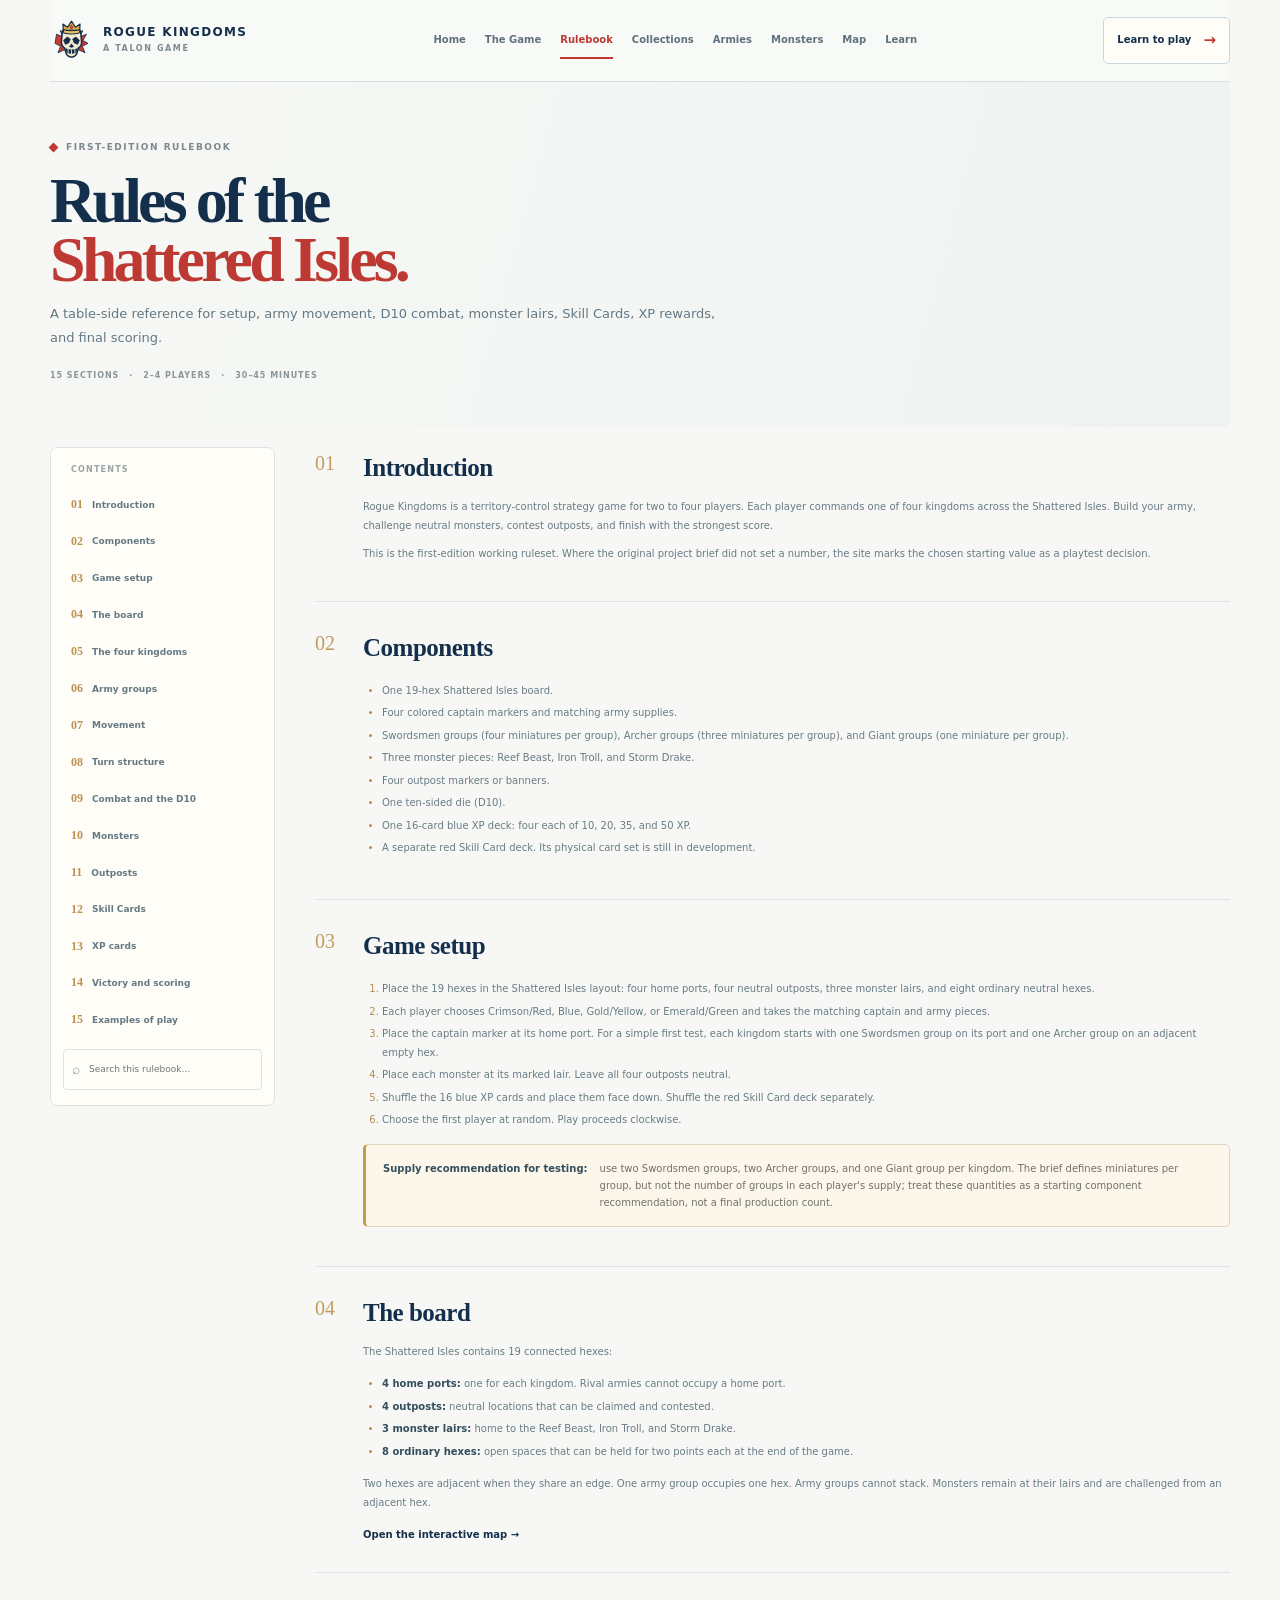
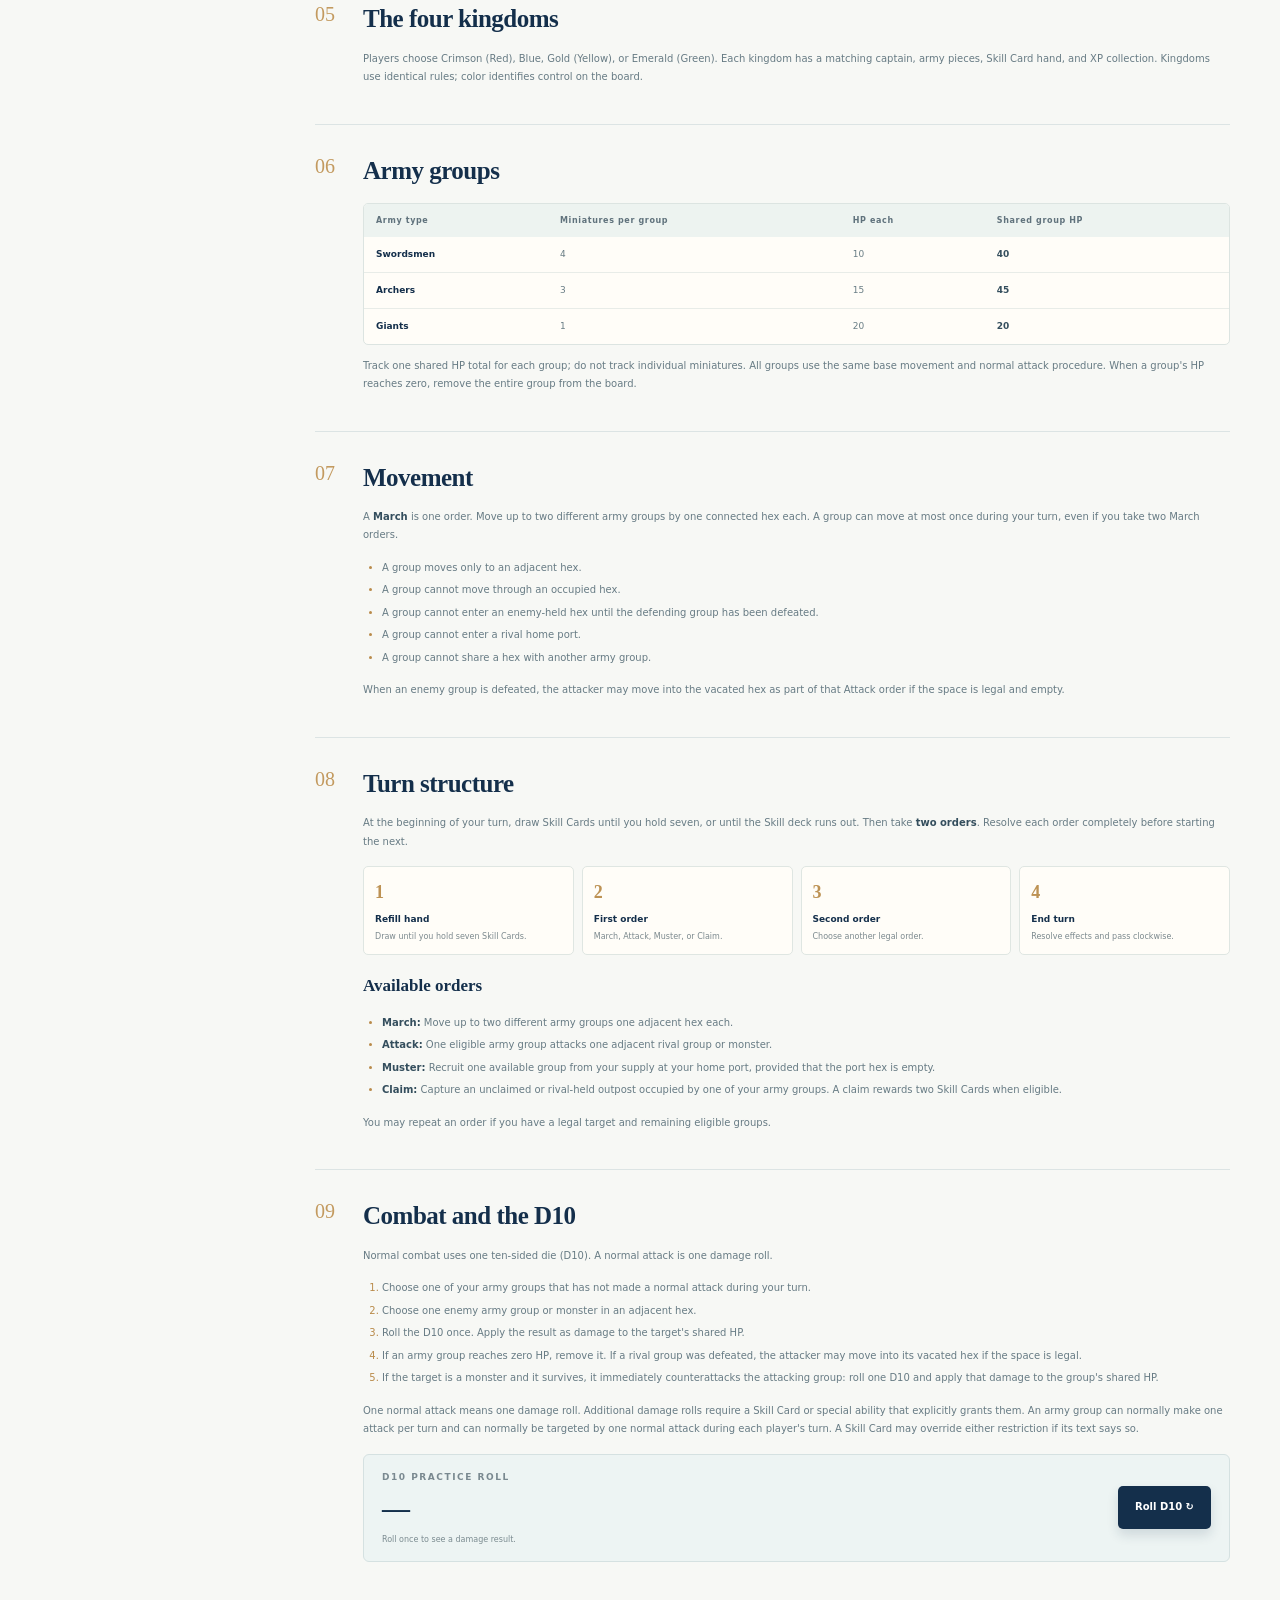
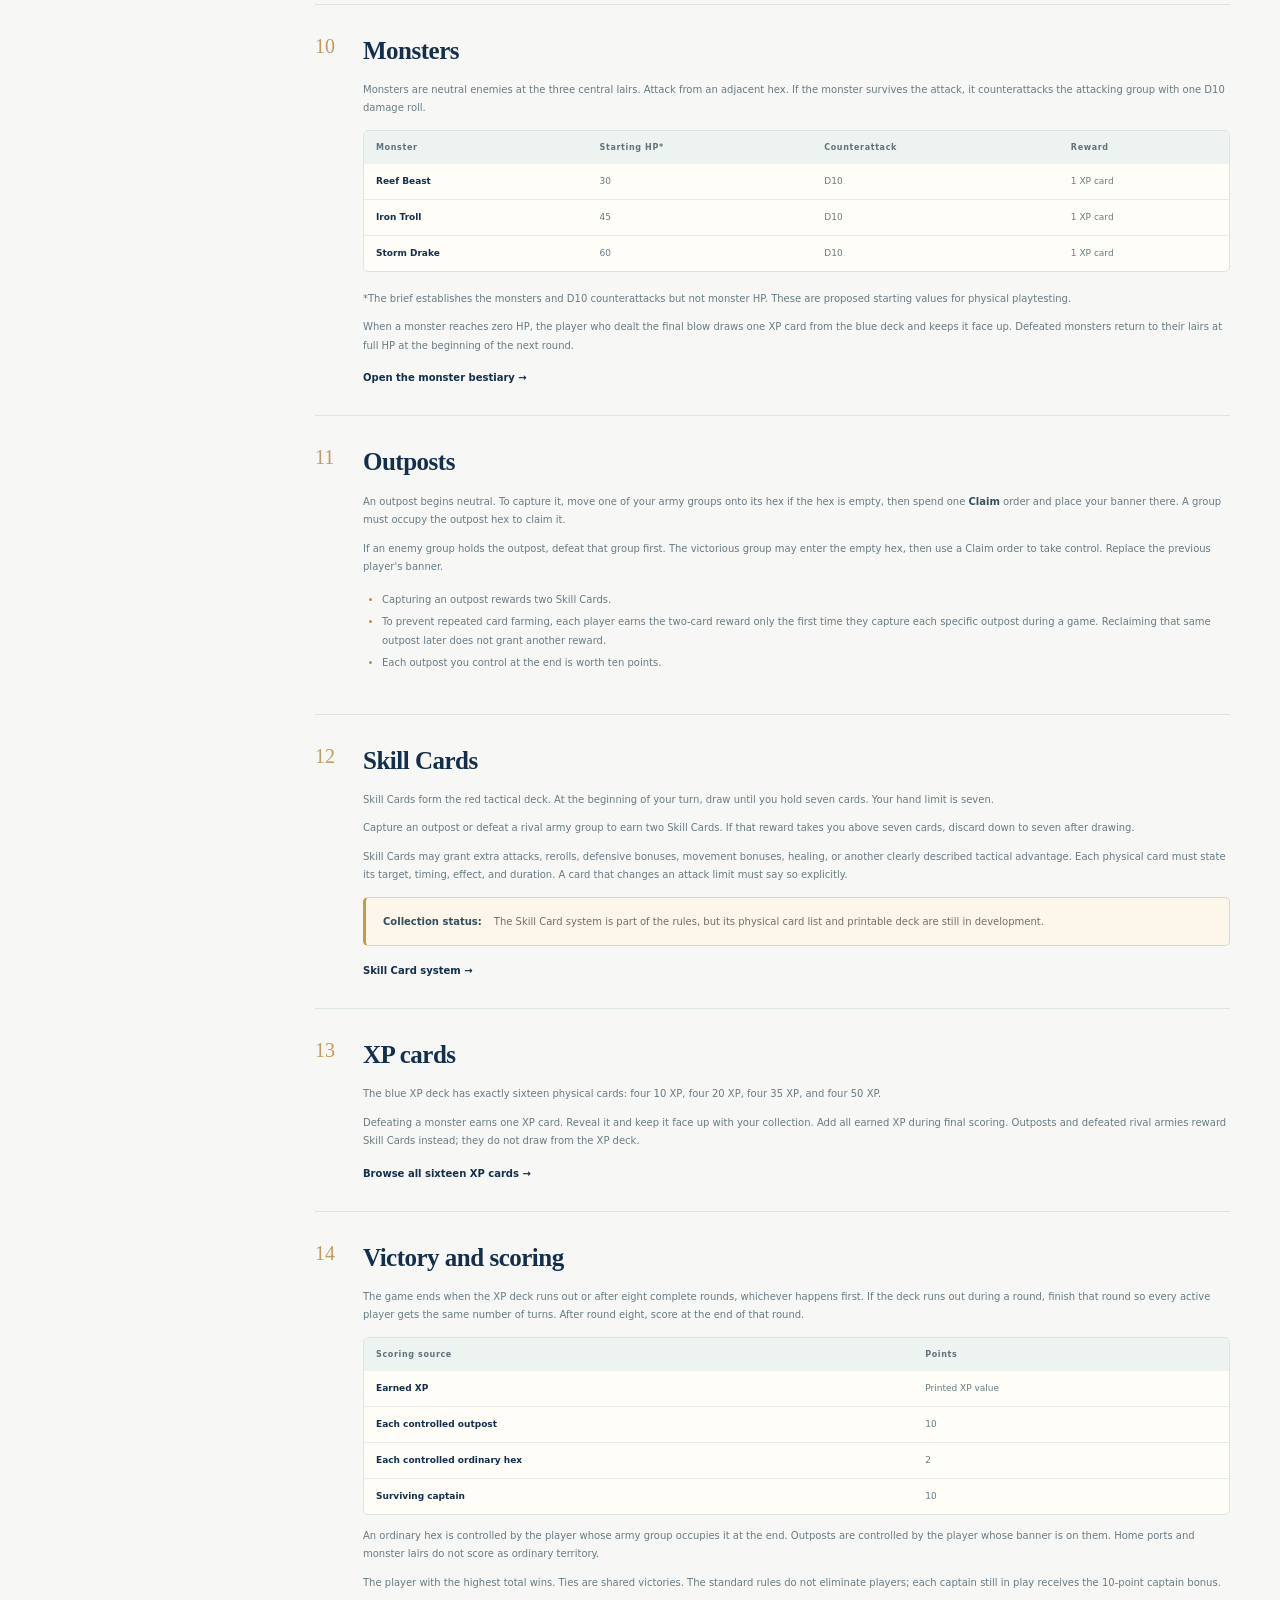
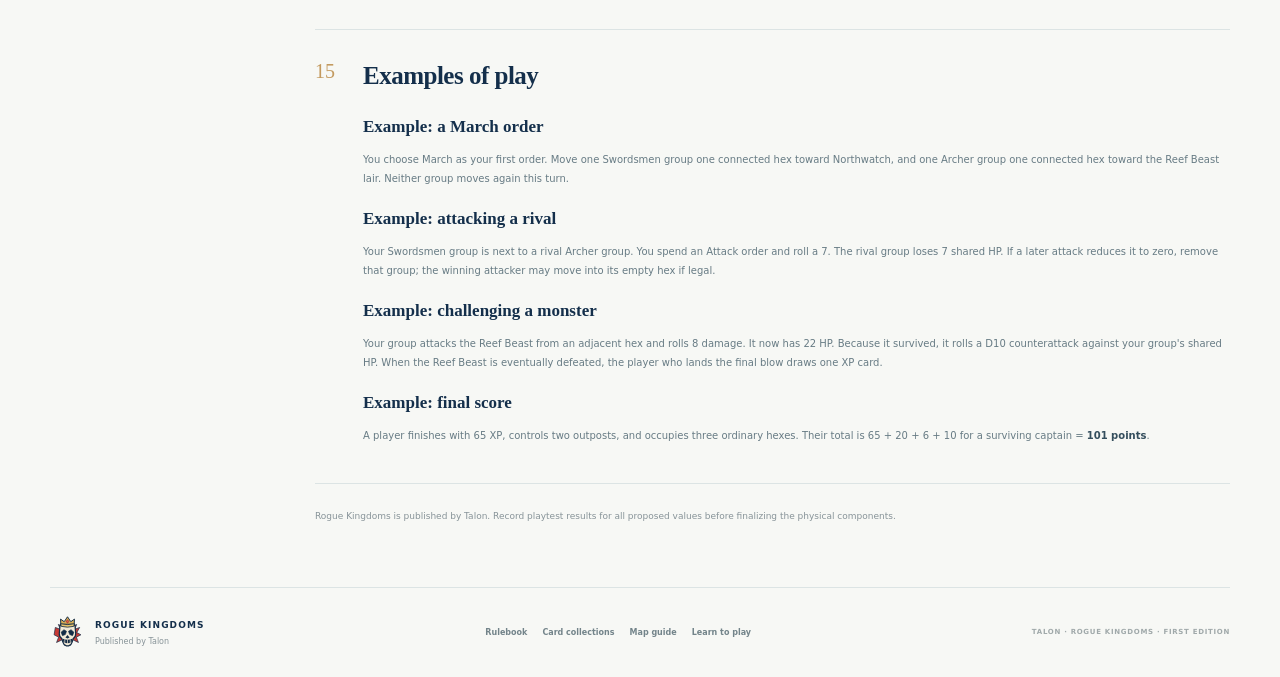
<file: rules.html>
<!doctype html><html lang="en"><head><meta charset="utf-8"><meta name="viewport" content="width=device-width,initial-scale=1"><meta name="theme-color" content="#142f4b"><meta name="description" content="The complete first-edition Rogue Kingdoms rules: setup, movement, D10 combat, monsters, cards, and scoring."><title>Rulebook | Talon — Rogue Kingdoms</title><link rel="icon" type="image/svg+xml" href="assets/rogue-kingdoms-emblem.svg"><link rel="stylesheet" href="styles.css"><script src="script.js" defer></script></head><body><svg class="svg-defs" xmlns="http://www.w3.org/2000/svg" aria-hidden="true"><defs><symbol id="rogue-kingdoms-emblem" viewBox="0 0 256 256"><g fill="#c83b36" stroke="#142d46" stroke-width="5" stroke-linejoin="round"><path d="M39 91 76 105 61 69 101 91 128 29 155 91 195 69 180 105 217 91 196 128 226 145 193 162 208 201 166 181 146 225 128 186 110 225 90 181 48 201 63 162 30 145Z"/></g><path d="M73 79Q77 59 103 57H153Q179 59 183 79L188 135Q190 158 169 173L162 199Q157 220 136 226H120Q99 220 94 199L87 173Q66 158 68 135Z" fill="#f3ead6" stroke="#142d46" stroke-width="9" stroke-linejoin="round"/><path d="m81 126 21-19 19 12-9 24-21 8zM175 126l-21-19-19 12 9 24 21 8z" fill="#142d46" stroke="#142d46" stroke-width="4" stroke-linejoin="round"/><path d="m128 146-15 19 15 6 15-6z" fill="#142d46"/><path d="M93 174Q128 189 163 174L158 199Q128 216 98 199Z" fill="#142d46"/><path d="M108 181v21m20-18v24m20-27v21" stroke="#f3ead6" stroke-width="5" stroke-linecap="round"/><path d="M79 68 77 30 104 49 128 13 152 49 179 30 177 68Z" fill="#d8ad55" stroke="#142d46" stroke-width="7" stroke-linejoin="round"/><path d="M78 64Q128 76 178 64l-4 19q-46 12-92 0Z" fill="#e7c36b" stroke="#142d46" stroke-width="6" stroke-linejoin="round"/><path d="m128 34 11 13-11 14-11-14z" fill="#c83b36" stroke="#8d252b" stroke-width="3" stroke-linejoin="round"/><path d="m128 39 6 8-6 7z" fill="#f07a62"/></symbol></defs></svg><div class="site-shell"><header class="site-header"><a class="brand" href="index.html"><svg class="brand-emblem" viewBox="0 0 256 256" role="img" aria-label="Rogue Kingdoms crowned skull emblem"><use href="#rogue-kingdoms-emblem"/></svg><span><strong>ROGUE KINGDOMS</strong><small>A TALON GAME</small></span></a><button class="menu-toggle" id="menu-toggle" type="button" aria-expanded="false" aria-controls="primary-nav"><i></i><i></i><i></i><b class="sr-only">Toggle navigation</b></button><nav class="main-nav" id="primary-nav" aria-label="Main navigation"><a href="index.html">Home</a><a href="game.html">The Game</a><a href="rules.html" aria-current="page">Rulebook</a><a href="collections.html">Collections</a><a href="armies.html">Armies</a><a href="monsters.html">Monsters</a><a href="map.html">Map</a><a href="learn.html">Learn</a></nav><a class="header-cta" href="learn.html">Learn to play <b>→</b></a></header><main><section class="page-hero compact page-wrap"><div class="eyebrow"><i></i> FIRST-EDITION RULEBOOK</div><h1>Rules of the<br><em>Shattered Isles.</em></h1><p>A table-side reference for setup, army movement, D10 combat, monster lairs, Skill Cards, XP rewards, and final scoring.</p><div class="rule-status"><span>15 SECTIONS</span><span>·</span><span>2–4 PLAYERS</span><span>·</span><span>30–45 MINUTES</span></div></section><section class="content-section page-wrap rules-page"><aside class="rules-sidebar"><b>CONTENTS</b><a href="#intro"><span>01</span>Introduction</a><a href="#components"><span>02</span>Components</a><a href="#setup"><span>03</span>Game setup</a><a href="#board"><span>04</span>The board</a><a href="#kingdoms"><span>05</span>The four kingdoms</a><a href="#armies"><span>06</span>Army groups</a><a href="#movement"><span>07</span>Movement</a><a href="#turns"><span>08</span>Turn structure</a><a href="#combat"><span>09</span>Combat and the D10</a><a href="#monsters"><span>10</span>Monsters</a><a href="#outposts"><span>11</span>Outposts</a><a href="#skills"><span>12</span>Skill Cards</a><a href="#xp"><span>13</span>XP cards</a><a href="#victory"><span>14</span>Victory and scoring</a><a href="#examples"><span>15</span>Examples of play</a><label class="rule-search"><span>⌕</span><input id="rule-search" type="search" placeholder="Search this rulebook…" aria-label="Search the rulebook"></label></aside><div class="rules-main"><article class="rule-section" id="intro" data-rule-section><div class="rule-section-number">01</div><div><h2>Introduction</h2><p>Rogue Kingdoms is a territory-control strategy game for two to four players. Each player commands one of four kingdoms across the Shattered Isles. Build your army, challenge neutral monsters, contest outposts, and finish with the strongest score.</p><p>This is the first-edition working ruleset. Where the original project brief did not set a number, the site marks the chosen starting value as a playtest decision.</p></div></article><article class="rule-section" id="components" data-rule-section><div class="rule-section-number">02</div><div><h2>Components</h2><ul><li>One 19-hex Shattered Isles board.</li><li>Four colored captain markers and matching army supplies.</li><li>Swordsmen groups (four miniatures per group), Archer groups (three miniatures per group), and Giant groups (one miniature per group).</li><li>Three monster pieces: Reef Beast, Iron Troll, and Storm Drake.</li><li>Four outpost markers or banners.</li><li>One ten-sided die (D10).</li><li>One 16-card blue XP deck: four each of 10, 20, 35, and 50 XP.</li><li>A separate red Skill Card deck. Its physical card set is still in development.</li></ul></div></article><article class="rule-section" id="setup" data-rule-section><div class="rule-section-number">03</div><div><h2>Game setup</h2><ol><li>Place the 19 hexes in the Shattered Isles layout: four home ports, four neutral outposts, three monster lairs, and eight ordinary neutral hexes.</li><li>Each player chooses Crimson/Red, Blue, Gold/Yellow, or Emerald/Green and takes the matching captain and army pieces.</li><li>Place the captain marker at its home port. For a simple first test, each kingdom starts with one Swordsmen group on its port and one Archer group on an adjacent empty hex.</li><li>Place each monster at its marked lair. Leave all four outposts neutral.</li><li>Shuffle the 16 blue XP cards and place them face down. Shuffle the red Skill Card deck separately.</li><li>Choose the first player at random. Play proceeds clockwise.</li></ol><div class="rule-note"><b>Supply recommendation for testing:</b> use two Swordsmen groups, two Archer groups, and one Giant group per kingdom. The brief defines miniatures per group, but not the number of groups in each player's supply; treat these quantities as a starting component recommendation, not a final production count.</div></div></article><article class="rule-section" id="board" data-rule-section><div class="rule-section-number">04</div><div><h2>The board</h2><p>The Shattered Isles contains 19 connected hexes:</p><ul><li><b>4 home ports:</b> one for each kingdom. Rival armies cannot occupy a home port.</li><li><b>4 outposts:</b> neutral locations that can be claimed and contested.</li><li><b>3 monster lairs:</b> home to the Reef Beast, Iron Troll, and Storm Drake.</li><li><b>8 ordinary hexes:</b> open spaces that can be held for two points each at the end of the game.</li></ul><p>Two hexes are adjacent when they share an edge. One army group occupies one hex. Army groups cannot stack. Monsters remain at their lairs and are challenged from an adjacent hex.</p><a class="text-link" href="map.html">Open the interactive map →</a></div></article><article class="rule-section" id="kingdoms" data-rule-section><div class="rule-section-number">05</div><div><h2>The four kingdoms</h2><p>Players choose Crimson (Red), Blue, Gold (Yellow), or Emerald (Green). Each kingdom has a matching captain, army pieces, Skill Card hand, and XP collection. Kingdoms use identical rules; color identifies control on the board.</p></div></article><article class="rule-section" id="armies" data-rule-section><div class="rule-section-number">06</div><div><h2>Army groups</h2><div class="table-wrap"><table class="rules-table"><thead><tr><th>Army type</th><th>Miniatures per group</th><th>HP each</th><th>Shared group HP</th></tr></thead><tbody><tr><th>Swordsmen</th><td>4</td><td>10</td><td><b>40</b></td></tr><tr><th>Archers</th><td>3</td><td>15</td><td><b>45</b></td></tr><tr><th>Giants</th><td>1</td><td>20</td><td><b>20</b></td></tr></tbody></table></div><p>Track one shared HP total for each group; do not track individual miniatures. All groups use the same base movement and normal attack procedure. When a group's HP reaches zero, remove the entire group from the board.</p></div></article><article class="rule-section" id="movement" data-rule-section><div class="rule-section-number">07</div><div><h2>Movement</h2><p>A <b>March</b> is one order. Move up to two different army groups by one connected hex each. A group can move at most once during your turn, even if you take two March orders.</p><ul><li>A group moves only to an adjacent hex.</li><li>A group cannot move through an occupied hex.</li><li>A group cannot enter an enemy-held hex until the defending group has been defeated.</li><li>A group cannot enter a rival home port.</li><li>A group cannot share a hex with another army group.</li></ul><p>When an enemy group is defeated, the attacker may move into the vacated hex as part of that Attack order if the space is legal and empty.</p></div></article><article class="rule-section" id="turns" data-rule-section><div class="rule-section-number">08</div><div><h2>Turn structure</h2><p>At the beginning of your turn, draw Skill Cards until you hold seven, or until the Skill deck runs out. Then take <b>two orders</b>. Resolve each order completely before starting the next.</p><div class="turn-timeline"><div><b>1</b><strong>Refill hand</strong><small>Draw until you hold seven Skill Cards.</small></div><div><b>2</b><strong>First order</strong><small>March, Attack, Muster, or Claim.</small></div><div><b>3</b><strong>Second order</strong><small>Choose another legal order.</small></div><div><b>4</b><strong>End turn</strong><small>Resolve effects and pass clockwise.</small></div></div><h3>Available orders</h3><ul><li><b>March:</b> Move up to two different army groups one adjacent hex each.</li><li><b>Attack:</b> One eligible army group attacks one adjacent rival group or monster.</li><li><b>Muster:</b> Recruit one available group from your supply at your home port, provided that the port hex is empty.</li><li><b>Claim:</b> Capture an unclaimed or rival-held outpost occupied by one of your army groups. A claim rewards two Skill Cards when eligible.</li></ul><p>You may repeat an order if you have a legal target and remaining eligible groups.</p></div></article><article class="rule-section" id="combat" data-rule-section><div class="rule-section-number">09</div><div><h2>Combat and the D10</h2><p>Normal combat uses one ten-sided die (D10). A normal attack is one damage roll.</p><ol><li>Choose one of your army groups that has not made a normal attack during your turn.</li><li>Choose one enemy army group or monster in an adjacent hex.</li><li>Roll the D10 once. Apply the result as damage to the target's shared HP.</li><li>If an army group reaches zero HP, remove it. If a rival group was defeated, the attacker may move into its vacated hex if the space is legal.</li><li>If the target is a monster and it survives, it immediately counterattacks the attacking group: roll one D10 and apply that damage to the group's shared HP.</li></ol><p>One normal attack means one damage roll. Additional damage rolls require a Skill Card or special ability that explicitly grants them. An army group can normally make one attack per turn and can normally be targeted by one normal attack during each player's turn. A Skill Card may override either restriction if its text says so.</p><div class="dice-tool"><div><span class="eyebrow">D10 PRACTICE ROLL</span><b id="dice-result">—</b><small id="dice-note">Roll once to see a damage result.</small></div><button class="button primary" id="roll-d10" type="button">Roll D10 ↻</button></div></div></article><article class="rule-section" id="monsters" data-rule-section><div class="rule-section-number">10</div><div><h2>Monsters</h2><p>Monsters are neutral enemies at the three central lairs. Attack from an adjacent hex. If the monster survives the attack, it counterattacks the attacking group with one D10 damage roll.</p><div class="table-wrap"><table class="rules-table"><thead><tr><th>Monster</th><th>Starting HP*</th><th>Counterattack</th><th>Reward</th></tr></thead><tbody><tr><th>Reef Beast</th><td>30</td><td>D10</td><td>1 XP card</td></tr><tr><th>Iron Troll</th><td>45</td><td>D10</td><td>1 XP card</td></tr><tr><th>Storm Drake</th><td>60</td><td>D10</td><td>1 XP card</td></tr></tbody></table></div><p class="fine-print">*The brief establishes the monsters and D10 counterattacks but not monster HP. These are proposed starting values for physical playtesting.</p><p>When a monster reaches zero HP, the player who dealt the final blow draws one XP card from the blue deck and keeps it face up. Defeated monsters return to their lairs at full HP at the beginning of the next round.</p><a class="text-link" href="monsters.html">Open the monster bestiary →</a></div></article><article class="rule-section" id="outposts" data-rule-section><div class="rule-section-number">11</div><div><h2>Outposts</h2><p>An outpost begins neutral. To capture it, move one of your army groups onto its hex if the hex is empty, then spend one <b>Claim</b> order and place your banner there. A group must occupy the outpost hex to claim it.</p><p>If an enemy group holds the outpost, defeat that group first. The victorious group may enter the empty hex, then use a Claim order to take control. Replace the previous player's banner.</p><ul><li>Capturing an outpost rewards two Skill Cards.</li><li>To prevent repeated card farming, each player earns the two-card reward only the first time they capture each specific outpost during a game. Reclaiming that same outpost later does not grant another reward.</li><li>Each outpost you control at the end is worth ten points.</li></ul></div></article><article class="rule-section" id="skills" data-rule-section><div class="rule-section-number">12</div><div><h2>Skill Cards</h2><p>Skill Cards form the red tactical deck. At the beginning of your turn, draw until you hold seven cards. Your hand limit is seven.</p><p>Capture an outpost or defeat a rival army group to earn two Skill Cards. If that reward takes you above seven cards, discard down to seven after drawing.</p><p>Skill Cards may grant extra attacks, rerolls, defensive bonuses, movement bonuses, healing, or another clearly described tactical advantage. Each physical card must state its target, timing, effect, and duration. A card that changes an attack limit must say so explicitly.</p><div class="rule-note"><b>Collection status:</b> The Skill Card system is part of the rules, but its physical card list and printable deck are still in development.</div><a class="text-link" href="skills.html">Skill Card system →</a></div></article><article class="rule-section" id="xp" data-rule-section><div class="rule-section-number">13</div><div><h2>XP cards</h2><p>The blue XP deck has exactly sixteen physical cards: four 10 XP, four 20 XP, four 35 XP, and four 50 XP.</p><p>Defeating a monster earns one XP card. Reveal it and keep it face up with your collection. Add all earned XP during final scoring. Outposts and defeated rival armies reward Skill Cards instead; they do not draw from the XP deck.</p><a class="text-link" href="xp.html">Browse all sixteen XP cards →</a></div></article><article class="rule-section" id="victory" data-rule-section><div class="rule-section-number">14</div><div><h2>Victory and scoring</h2><p>The game ends when the XP deck runs out or after eight complete rounds, whichever happens first. If the deck runs out during a round, finish that round so every active player gets the same number of turns. After round eight, score at the end of that round.</p><div class="table-wrap"><table class="rules-table"><thead><tr><th>Scoring source</th><th>Points</th></tr></thead><tbody><tr><th>Earned XP</th><td>Printed XP value</td></tr><tr><th>Each controlled outpost</th><td>10</td></tr><tr><th>Each controlled ordinary hex</th><td>2</td></tr><tr><th>Surviving captain</th><td>10</td></tr></tbody></table></div><p>An ordinary hex is controlled by the player whose army group occupies it at the end. Outposts are controlled by the player whose banner is on them. Home ports and monster lairs do not score as ordinary territory.</p><p>The player with the highest total wins. Ties are shared victories. The standard rules do not eliminate players; each captain still in play receives the 10-point captain bonus.</p></div></article><article class="rule-section" id="examples" data-rule-section><div class="rule-section-number">15</div><div><h2>Examples of play</h2><h3>Example: a March order</h3><p>You choose March as your first order. Move one Swordsmen group one connected hex toward Northwatch, and one Archer group one connected hex toward the Reef Beast lair. Neither group moves again this turn.</p><h3>Example: attacking a rival</h3><p>Your Swordsmen group is next to a rival Archer group. You spend an Attack order and roll a 7. The rival group loses 7 shared HP. If a later attack reduces it to zero, remove that group; the winning attacker may move into its empty hex if legal.</p><h3>Example: challenging a monster</h3><p>Your group attacks the Reef Beast from an adjacent hex and rolls 8 damage. It now has 22 HP. Because it survived, it rolls a D10 counterattack against your group's shared HP. When the Reef Beast is eventually defeated, the player who lands the final blow draws one XP card.</p><h3>Example: final score</h3><p>A player finishes with 65 XP, controls two outposts, and occupies three ordinary hexes. Their total is 65 + 20 + 6 + 10 for a surviving captain = <b>101 points</b>.</p></div></article><p class="rule-endnote">Rogue Kingdoms is published by Talon. Record playtest results for all proposed values before finalizing the physical components.</p></div></section></main><footer class="site-footer"><div class="footer-brand"><svg class="brand-emblem" viewBox="0 0 256 256" role="img" aria-label="Rogue Kingdoms crowned skull emblem"><use href="#rogue-kingdoms-emblem"/></svg><span><b>ROGUE KINGDOMS</b><small>Published by Talon</small></span></div><div class="footer-links"><a href="rules.html">Rulebook</a><a href="collections.html">Card collections</a><a href="map.html">Map guide</a><a href="learn.html">Learn to play</a></div><small class="copyright">TALON · ROGUE KINGDOMS · FIRST EDITION</small></footer></div></body></html>
</file>
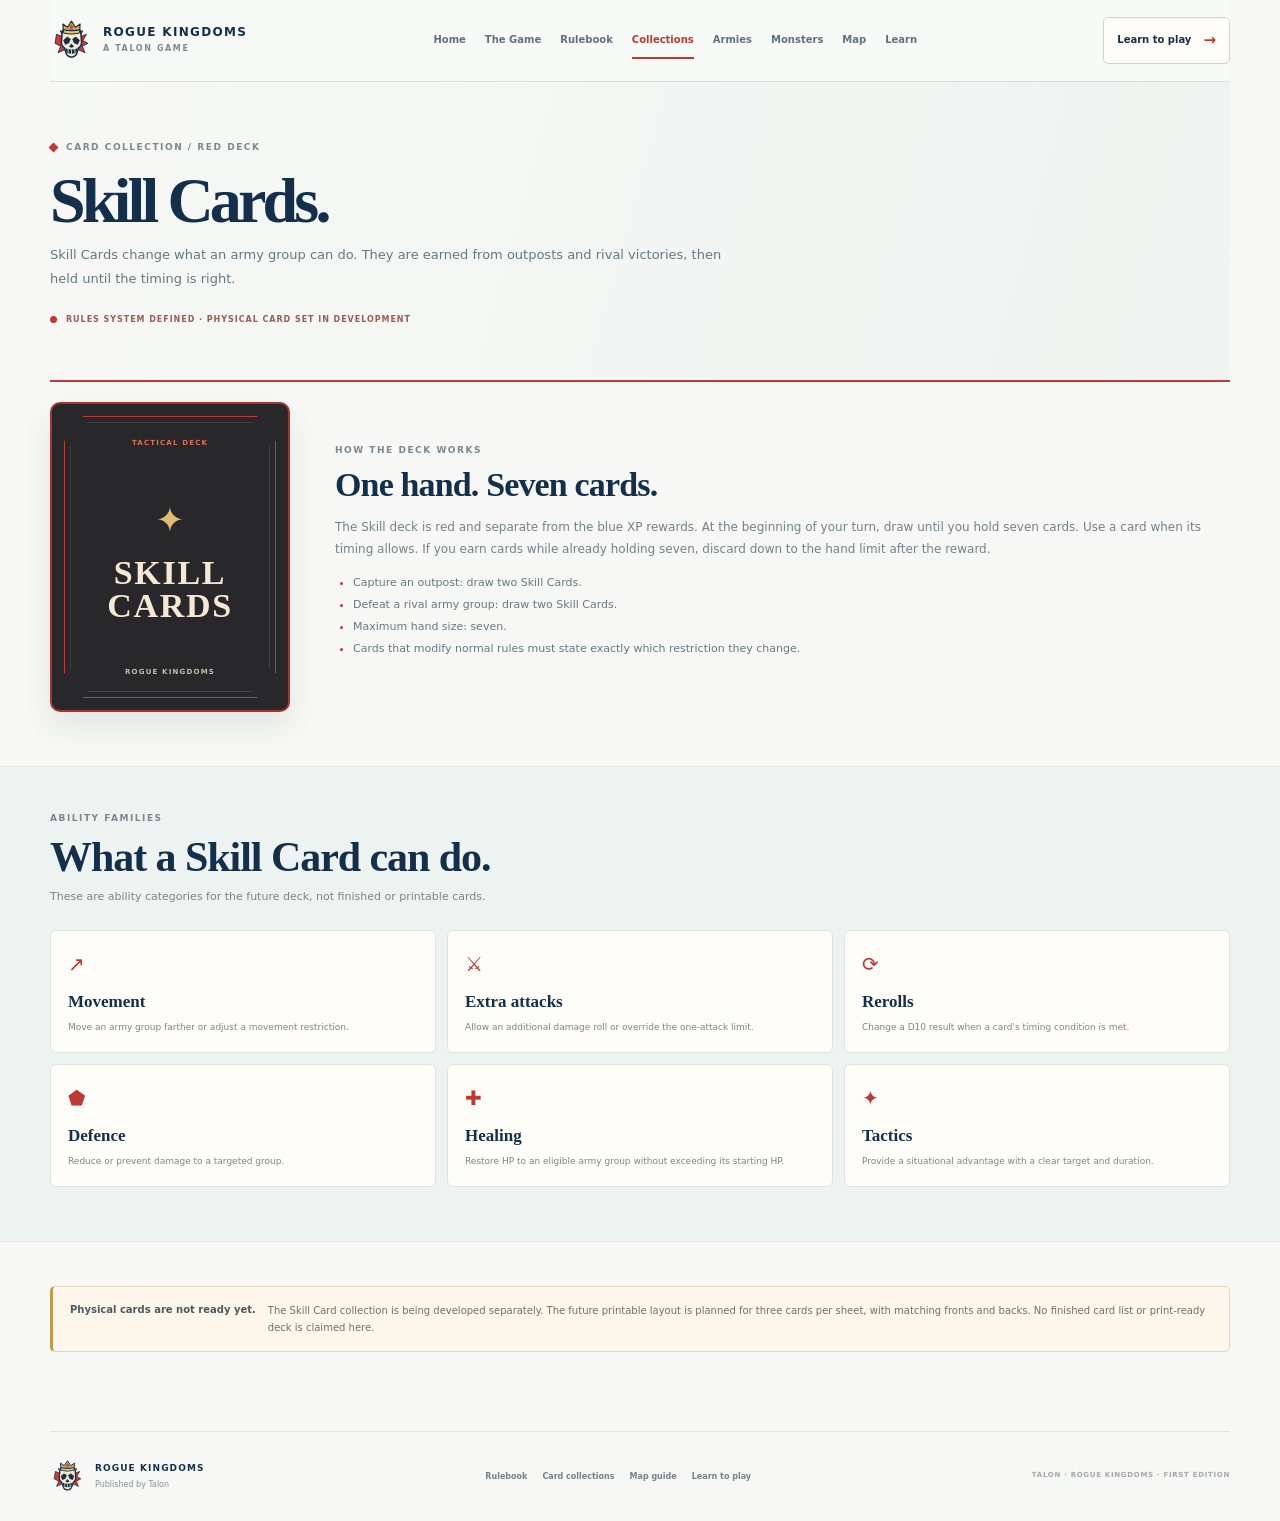
<file: skills.html>
<!doctype html><html lang="en"><head><meta charset="utf-8"><meta name="viewport" content="width=device-width,initial-scale=1"><meta name="theme-color" content="#142f4b"><meta name="description" content="The red Skill Card system, hand limit, rewards, ability families, and development status."><title>Skill Cards | Talon — Rogue Kingdoms</title><link rel="icon" type="image/svg+xml" href="assets/rogue-kingdoms-emblem.svg"><link rel="stylesheet" href="styles.css"><script src="script.js" defer></script></head><body><svg class="svg-defs" xmlns="http://www.w3.org/2000/svg" aria-hidden="true"><defs><symbol id="rogue-kingdoms-emblem" viewBox="0 0 256 256"><g fill="#c83b36" stroke="#142d46" stroke-width="5" stroke-linejoin="round"><path d="M39 91 76 105 61 69 101 91 128 29 155 91 195 69 180 105 217 91 196 128 226 145 193 162 208 201 166 181 146 225 128 186 110 225 90 181 48 201 63 162 30 145Z"/></g><path d="M73 79Q77 59 103 57H153Q179 59 183 79L188 135Q190 158 169 173L162 199Q157 220 136 226H120Q99 220 94 199L87 173Q66 158 68 135Z" fill="#f3ead6" stroke="#142d46" stroke-width="9" stroke-linejoin="round"/><path d="m81 126 21-19 19 12-9 24-21 8zM175 126l-21-19-19 12 9 24 21 8z" fill="#142d46" stroke="#142d46" stroke-width="4" stroke-linejoin="round"/><path d="m128 146-15 19 15 6 15-6z" fill="#142d46"/><path d="M93 174Q128 189 163 174L158 199Q128 216 98 199Z" fill="#142d46"/><path d="M108 181v21m20-18v24m20-27v21" stroke="#f3ead6" stroke-width="5" stroke-linecap="round"/><path d="M79 68 77 30 104 49 128 13 152 49 179 30 177 68Z" fill="#d8ad55" stroke="#142d46" stroke-width="7" stroke-linejoin="round"/><path d="M78 64Q128 76 178 64l-4 19q-46 12-92 0Z" fill="#e7c36b" stroke="#142d46" stroke-width="6" stroke-linejoin="round"/><path d="m128 34 11 13-11 14-11-14z" fill="#c83b36" stroke="#8d252b" stroke-width="3" stroke-linejoin="round"/><path d="m128 39 6 8-6 7z" fill="#f07a62"/></symbol></defs></svg><div class="site-shell"><header class="site-header"><a class="brand" href="index.html"><svg class="brand-emblem" viewBox="0 0 256 256" role="img" aria-label="Rogue Kingdoms crowned skull emblem"><use href="#rogue-kingdoms-emblem"/></svg><span><strong>ROGUE KINGDOMS</strong><small>A TALON GAME</small></span></a><button class="menu-toggle" id="menu-toggle" type="button" aria-expanded="false" aria-controls="primary-nav"><i></i><i></i><i></i><b class="sr-only">Toggle navigation</b></button><nav class="main-nav" id="primary-nav" aria-label="Main navigation"><a href="index.html">Home</a><a href="game.html">The Game</a><a href="rules.html">Rulebook</a><a href="collections.html" aria-current="page">Collections</a><a href="armies.html">Armies</a><a href="monsters.html">Monsters</a><a href="map.html">Map</a><a href="learn.html">Learn</a></nav><a class="header-cta" href="learn.html">Learn to play <b>→</b></a></header><main><section class="page-hero compact page-wrap skill-hero"><div class="eyebrow"><i></i> CARD COLLECTION / RED DECK</div><h1>Skill Cards.</h1><p>Skill Cards change what an army group can do. They are earned from outposts and rival victories, then held until the timing is right.</p><div class="coming-note"><span></span> RULES SYSTEM DEFINED · PHYSICAL CARD SET IN DEVELOPMENT</div></section><section class="content-section page-wrap"><div class="skill-overview"><div class="skill-poster"><div class="skill-ribbon">TACTICAL DECK</div><div class="skill-mark">✦</div><strong>SKILL<br>CARDS</strong><small>ROGUE KINGDOMS</small></div><div class="skill-copy"><span class="eyebrow">HOW THE DECK WORKS</span><h2>One hand. Seven cards.</h2><p>The Skill deck is red and separate from the blue XP rewards. At the beginning of your turn, draw until you hold seven cards. Use a card when its timing allows. If you earn cards while already holding seven, discard down to the hand limit after the reward.</p><ul class="clean-list"><li>Capture an outpost: draw two Skill Cards.</li><li>Defeat a rival army group: draw two Skill Cards.</li><li>Maximum hand size: seven.</li><li>Cards that modify normal rules must state exactly which restriction they change.</li></ul></div></div></section><section class="content-section pale-section"><div class="page-wrap"><div class="section-title"><div><span class="eyebrow">ABILITY FAMILIES</span><h2>What a Skill Card can do.</h2><p>These are ability categories for the future deck, not finished or printable cards.</p></div></div><div class="ability-grid"><article><span>↗</span><h3>Movement</h3><p>Move an army group farther or adjust a movement restriction.</p></article><article><span>⚔</span><h3>Extra attacks</h3><p>Allow an additional damage roll or override the one-attack limit.</p></article><article><span>⟳</span><h3>Rerolls</h3><p>Change a D10 result when a card's timing condition is met.</p></article><article><span>⬟</span><h3>Defence</h3><p>Reduce or prevent damage to a targeted group.</p></article><article><span>✚</span><h3>Healing</h3><p>Restore HP to an eligible army group without exceeding its starting HP.</p></article><article><span>✦</span><h3>Tactics</h3><p>Provide a situational advantage with a clear target and duration.</p></article></div></div></section><section class="content-section page-wrap"><div class="notice-box"><b>Physical cards are not ready yet.</b><span>The Skill Card collection is being developed separately. The future printable layout is planned for three cards per sheet, with matching fronts and backs. No finished card list or print-ready deck is claimed here.</span></div></section></main><footer class="site-footer"><div class="footer-brand"><svg class="brand-emblem" viewBox="0 0 256 256" role="img" aria-label="Rogue Kingdoms crowned skull emblem"><use href="#rogue-kingdoms-emblem"/></svg><span><b>ROGUE KINGDOMS</b><small>Published by Talon</small></span></div><div class="footer-links"><a href="rules.html">Rulebook</a><a href="collections.html">Card collections</a><a href="map.html">Map guide</a><a href="learn.html">Learn to play</a></div><small class="copyright">TALON · ROGUE KINGDOMS · FIRST EDITION</small></footer></div></body></html>
</file>
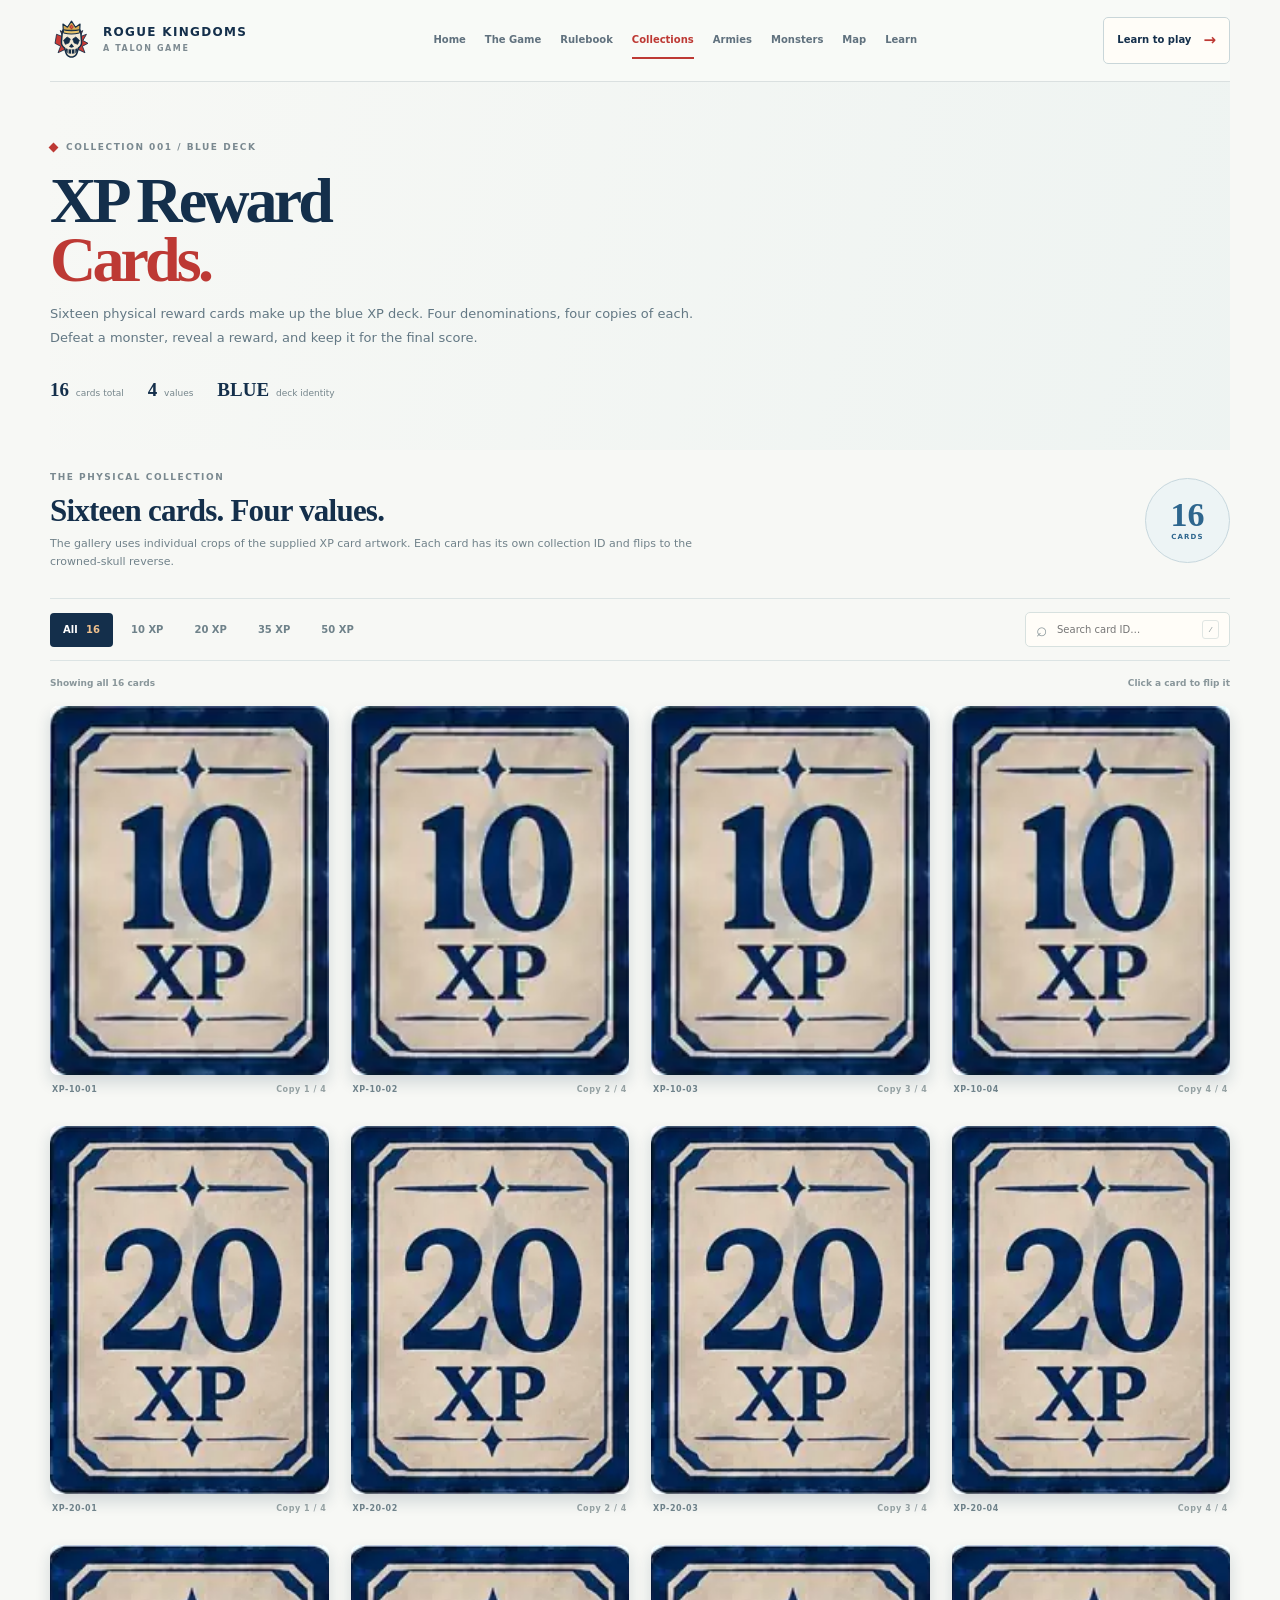
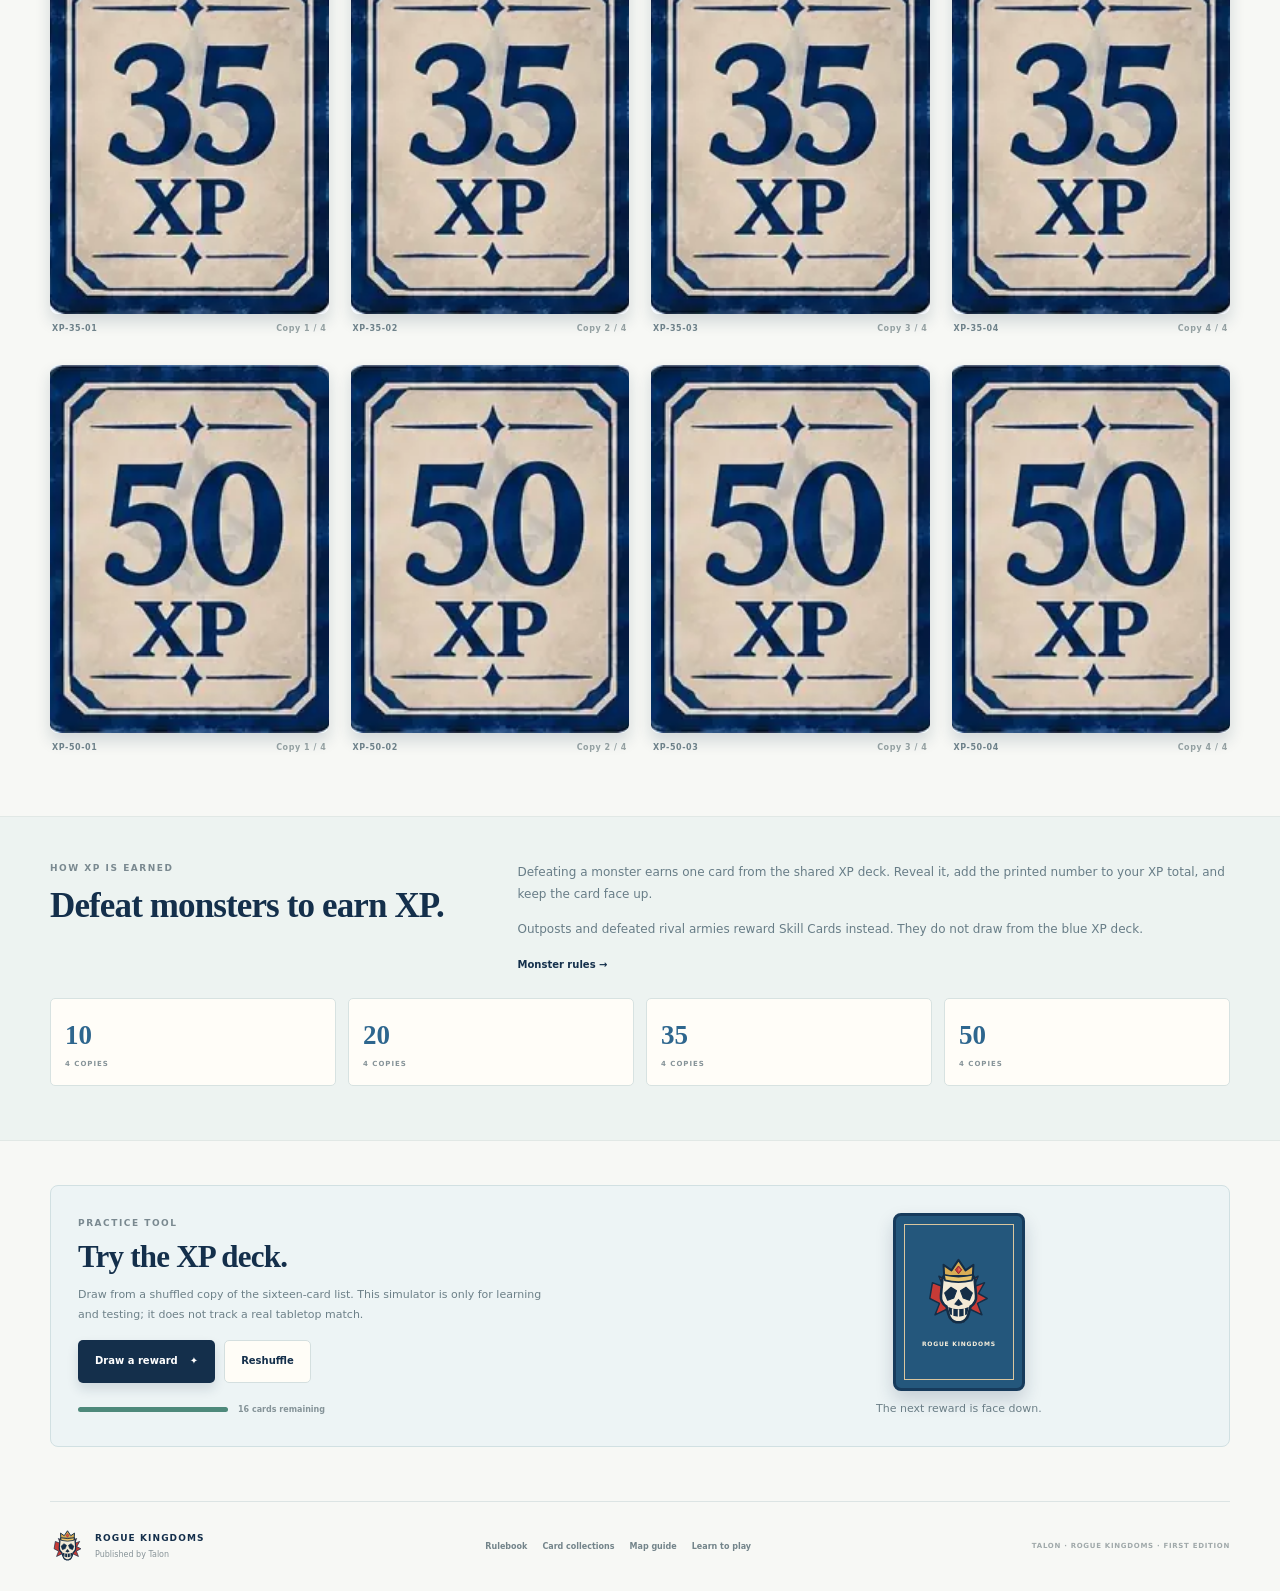
<file: xp.html>
<!doctype html><html lang="en"><head><meta charset="utf-8"><meta name="viewport" content="width=device-width,initial-scale=1"><meta name="theme-color" content="#142f4b"><meta name="description" content="Browse the sixteen blue XP reward cards, flip them, search by ID, and test a practice draw deck."><title>XP Reward Cards | Talon — Rogue Kingdoms</title><link rel="icon" type="image/svg+xml" href="assets/rogue-kingdoms-emblem.svg"><link rel="stylesheet" href="styles.css"><script src="script.js" defer></script></head><body><svg class="svg-defs" xmlns="http://www.w3.org/2000/svg" aria-hidden="true"><defs><symbol id="rogue-kingdoms-emblem" viewBox="0 0 256 256"><g fill="#c83b36" stroke="#142d46" stroke-width="5" stroke-linejoin="round"><path d="M39 91 76 105 61 69 101 91 128 29 155 91 195 69 180 105 217 91 196 128 226 145 193 162 208 201 166 181 146 225 128 186 110 225 90 181 48 201 63 162 30 145Z"/></g><path d="M73 79Q77 59 103 57H153Q179 59 183 79L188 135Q190 158 169 173L162 199Q157 220 136 226H120Q99 220 94 199L87 173Q66 158 68 135Z" fill="#f3ead6" stroke="#142d46" stroke-width="9" stroke-linejoin="round"/><path d="m81 126 21-19 19 12-9 24-21 8zM175 126l-21-19-19 12 9 24 21 8z" fill="#142d46" stroke="#142d46" stroke-width="4" stroke-linejoin="round"/><path d="m128 146-15 19 15 6 15-6z" fill="#142d46"/><path d="M93 174Q128 189 163 174L158 199Q128 216 98 199Z" fill="#142d46"/><path d="M108 181v21m20-18v24m20-27v21" stroke="#f3ead6" stroke-width="5" stroke-linecap="round"/><path d="M79 68 77 30 104 49 128 13 152 49 179 30 177 68Z" fill="#d8ad55" stroke="#142d46" stroke-width="7" stroke-linejoin="round"/><path d="M78 64Q128 76 178 64l-4 19q-46 12-92 0Z" fill="#e7c36b" stroke="#142d46" stroke-width="6" stroke-linejoin="round"/><path d="m128 34 11 13-11 14-11-14z" fill="#c83b36" stroke="#8d252b" stroke-width="3" stroke-linejoin="round"/><path d="m128 39 6 8-6 7z" fill="#f07a62"/></symbol></defs></svg><div class="site-shell"><header class="site-header"><a class="brand" href="index.html"><svg class="brand-emblem" viewBox="0 0 256 256" role="img" aria-label="Rogue Kingdoms crowned skull emblem"><use href="#rogue-kingdoms-emblem"/></svg><span><strong>ROGUE KINGDOMS</strong><small>A TALON GAME</small></span></a><button class="menu-toggle" id="menu-toggle" type="button" aria-expanded="false" aria-controls="primary-nav"><i></i><i></i><i></i><b class="sr-only">Toggle navigation</b></button><nav class="main-nav" id="primary-nav" aria-label="Main navigation"><a href="index.html">Home</a><a href="game.html">The Game</a><a href="rules.html">Rulebook</a><a href="collections.html" aria-current="page">Collections</a><a href="armies.html">Armies</a><a href="monsters.html">Monsters</a><a href="map.html">Map</a><a href="learn.html">Learn</a></nav><a class="header-cta" href="learn.html">Learn to play <b>→</b></a></header><main><section class="page-hero compact page-wrap"><div class="eyebrow"><i></i> COLLECTION 001 / BLUE DECK</div><h1>XP Reward<br><em>Cards.</em></h1><p>Sixteen physical reward cards make up the blue XP deck. Four denominations, four copies of each. Defeat a monster, reveal a reward, and keep it for the final score.</p><div class="page-hero-stats"><span><b>16</b> cards total</span><span><b>4</b> values</span><span><b>BLUE</b> deck identity</span></div></section><section class="content-section page-wrap"><div class="xp-summary"><div><span class="eyebrow">THE PHYSICAL COLLECTION</span><h2>Sixteen cards. Four values.</h2><p>The gallery uses individual crops of the supplied XP card artwork. Each card has its own collection ID and flips to the crowned-skull reverse.</p></div><div class="xp-total"><b>16</b><small>CARDS</small></div></div><div class="deck-controls"><div class="filter-list" role="group" aria-label="Filter XP cards"><button class="filter-button active" data-xp-filter="all" aria-pressed="true" type="button">All <span>16</span></button><button class="filter-button" data-xp-filter="10" aria-pressed="false" type="button">10 XP</button><button class="filter-button" data-xp-filter="20" aria-pressed="false" type="button">20 XP</button><button class="filter-button" data-xp-filter="35" aria-pressed="false" type="button">35 XP</button><button class="filter-button" data-xp-filter="50" aria-pressed="false" type="button">50 XP</button></div><label class="search-box"><span>⌕</span><input id="xp-search" type="search" placeholder="Search card ID…" aria-label="Search card ID"><kbd>/</kbd></label></div><div class="collection-meta"><span id="xp-count">Showing all 16 cards</span><span>Click a card to flip it</span></div><div class="xp-card-grid" id="xp-card-grid"></div><div class="empty-state" id="xp-empty" hidden>No matching XP cards. Try another search.</div></section><section class="content-section pale-section"><div class="page-wrap"><div class="two-col"><div><span class="eyebrow">HOW XP IS EARNED</span><h2>Defeat monsters to earn XP.</h2></div><div><p>Defeating a monster earns one card from the shared XP deck. Reveal it, add the printed number to your XP total, and keep the card face up.</p><p>Outposts and defeated rival armies reward Skill Cards instead. They do not draw from the blue XP deck.</p><a class="text-link" href="monsters.html">Monster rules →</a></div></div><div class="xp-denominations"><div><b>10</b><span>4 COPIES</span></div><div><b>20</b><span>4 COPIES</span></div><div><b>35</b><span>4 COPIES</span></div><div><b>50</b><span>4 COPIES</span></div></div></div></section><section class="content-section page-wrap"><div class="simulator-panel"><div><span class="eyebrow">PRACTICE TOOL</span><h2>Try the XP deck.</h2><p>Draw from a shuffled copy of the sixteen-card list. This simulator is only for learning and testing; it does not track a real tabletop match.</p><div class="sim-controls"><button class="button primary" id="draw-xp" type="button">Draw a reward ✦</button><button class="button secondary" id="reset-xp" type="button">Reshuffle</button></div><div class="sim-progress"><div><i id="xp-progress-fill"></i></div><span id="xp-remaining">16 cards remaining</span></div></div><div class="sim-card-wrap"><button class="sim-card" id="sim-card" type="button" aria-label="Draw an XP reward card"><span class="sim-card-back"><svg class="brand-emblem" viewBox="0 0 256 256" role="img" aria-label="Rogue Kingdoms crowned skull emblem"><use href="#rogue-kingdoms-emblem"/></svg><small>ROGUE KINGDOMS</small></span><span class="sim-card-front"><img id="sim-card-image" src="assets/xp-10.webp" alt="" hidden><b id="sim-card-value">?</b><small id="sim-card-label">READY TO DRAW</small></span></button><p class="sim-result" id="sim-result" aria-live="polite">The next reward is face down.</p></div></div></section></main><footer class="site-footer"><div class="footer-brand"><svg class="brand-emblem" viewBox="0 0 256 256" role="img" aria-label="Rogue Kingdoms crowned skull emblem"><use href="#rogue-kingdoms-emblem"/></svg><span><b>ROGUE KINGDOMS</b><small>Published by Talon</small></span></div><div class="footer-links"><a href="rules.html">Rulebook</a><a href="collections.html">Card collections</a><a href="map.html">Map guide</a><a href="learn.html">Learn to play</a></div><small class="copyright">TALON · ROGUE KINGDOMS · FIRST EDITION</small></footer></div></body></html>
</file>
<file: styles.css>
:root{--navy:#142f4b;--navy2:#1e496c;--blue:#2e668e;--blue-pale:#e5eff2;--crimson:#bd3934;--crimson-pale:#f6e9e5;--ivory:#f7f0e2;--paper:#fffdf7;--gold:#c49a4c;--gold-pale:#f4eddd;--silver:#c7d3d8;--ink:#263b4a;--muted:#71838e;--line:#dce4e4;--serif:Georgia,"Times New Roman",serif;--sans:system-ui,-apple-system,"Segoe UI",Arial,sans-serif;--shadow:0 14px 30px rgba(22,48,68,.09)}*{box-sizing:border-box}html{scroll-behavior:smooth;scroll-padding-top:100px}body{margin:0;background:#f7f8f5;color:var(--ink);font-family:var(--sans);font-size:14px;line-height:1.65;-webkit-font-smoothing:antialiased}a{color:inherit;text-decoration:none}button,input{font:inherit}.svg-defs{position:absolute;width:0;height:0;overflow:hidden}.sr-only{position:absolute;width:1px;height:1px;padding:0;margin:-1px;overflow:hidden;clip:rect(0,0,0,0);white-space:nowrap;border:0}.site-shell{min-height:100vh}.page-wrap,.site-header,.site-footer{width:min(1180px,calc(100% - 52px));margin-inline:auto}.site-header{height:82px;position:sticky;top:0;z-index:30;display:flex;align-items:center;justify-content:space-between;gap:22px;border-bottom:1px solid rgba(20,47,75,.13);background:rgba(248,250,247,.96)}.brand,.footer-brand{display:flex;align-items:center;gap:10px;flex:0 0 auto}.brand-emblem{width:43px;height:43px;display:block}.brand>span,.footer-brand>span{display:grid;gap:2px}.brand strong{color:var(--navy);font-size:12px;font-weight:900;letter-spacing:.11em;line-height:1.1}.brand small{color:#7d8a91;font-size:8px;font-weight:800;letter-spacing:.2em}.main-nav{display:flex;align-items:center;justify-content:center;gap:19px}.main-nav a{position:relative;padding:30px 0;color:#60717e;font-size:10px;font-weight:800;white-space:nowrap;transition:color .18s}.main-nav a:hover,.main-nav a[aria-current=page]{color:var(--crimson)}.main-nav a[aria-current=page]:after{content:"";position:absolute;bottom:20px;left:0;right:0;height:2px;background:var(--crimson)}.header-cta{display:inline-flex;align-items:center;gap:12px;padding:10px 13px;border:1px solid #c9d6d9;border-radius:5px;color:var(--navy);background:#fffdf8;font-size:10px;font-weight:900;white-space:nowrap;transition:all .18s}.header-cta b{color:var(--crimson);font-size:15px}.header-cta:hover{border-color:var(--crimson);transform:translateY(-1px)}.menu-toggle{display:none}.home-hero{min-height:540px;display:grid;grid-template-columns:1.06fr .94fr;align-items:center;gap:36px;padding-top:36px;padding-bottom:54px}.eyebrow{display:flex;align-items:center;gap:9px;color:#7a8990;font-size:9px;font-weight:900;letter-spacing:.17em;text-transform:uppercase}.eyebrow i{width:7px;height:7px;background:var(--crimson);transform:rotate(45deg);display:inline-block}.hero-copy h1,.page-hero h1{margin:20px 0 16px;color:var(--navy);font-family:var(--serif);font-size:clamp(57px,7vw,88px);line-height:.92;letter-spacing:-.06em}.hero-copy h1 em,.page-hero h1 em{color:var(--crimson);font-style:normal}.hero-lead{max-width:470px;margin:0;color:#5f7480;font-size:15px;line-height:1.8}.hero-actions{display:flex;gap:10px;flex-wrap:wrap;margin-top:25px}.button{min-height:43px;display:inline-flex;align-items:center;justify-content:center;gap:12px;border:1px solid transparent;border-radius:5px;padding:0 16px;font-size:10px;font-weight:900;cursor:pointer;transition:background .18s,border-color .18s,transform .18s,box-shadow .18s}.button:hover{transform:translateY(-2px)}.button.primary{color:#fff;background:var(--navy);box-shadow:0 6px 12px rgba(20,47,75,.14)}.button.primary:hover{background:var(--navy2)}.button.secondary{color:var(--navy);background:#fffdf7;border-color:#d4dfdf}.button.secondary:hover{border-color:#aebfc4;background:#fff}.button.light{color:var(--navy);background:var(--ivory)}.button.red-button{color:white;background:var(--crimson)}.button:disabled{opacity:.42;cursor:not-allowed;transform:none}.hero-facts{display:flex;align-items:center;gap:19px;margin-top:40px}.hero-facts div{display:grid;gap:2px}.hero-facts b{color:var(--navy);font-family:var(--serif);font-size:24px;line-height:1}.hero-facts small{color:#829097;font-size:8px;font-weight:900;letter-spacing:.12em}.hero-facts i{width:1px;height:30px;background:#d5dedd}.hero-art{position:relative;min-height:410px;display:grid;place-items:center;isolation:isolate}.hero-burst{position:absolute;width:300px;height:300px;border-radius:50%;background:radial-gradient(circle,#fffdf7 0,#eff1e8 66%,transparent 72%)}.hero-emblem{width:min(310px,75%);position:relative;z-index:1;filter:drop-shadow(0 12px 8px rgba(20,47,75,.1));animation:emblem-float 5s ease-in-out infinite}.hero-emblem .brand-emblem{width:100%;height:auto}.hero-caption{position:absolute;bottom:16px;display:flex;align-items:center;gap:9px;color:#7c8b91;font-size:8px;font-weight:900;letter-spacing:.16em}.hero-caption b{color:var(--crimson)}.hero-card-stack{position:absolute;right:0;bottom:50px;display:flex;align-items:center}.hero-card-stack img{width:61px;border:3px solid #fff;border-radius:5px;box-shadow:0 6px 14px rgba(20,47,75,.17)}.hero-card-stack img+img{margin-left:-25px;transform:rotate(8deg)}@keyframes emblem-float{0%,100%{transform:translateY(0)}50%{transform:translateY(-7px)}}.quick-intro{display:grid;grid-template-columns:.8fr 1.3fr auto;gap:28px;align-items:center;padding:25px 0;border-top:1px solid var(--line);border-bottom:1px solid var(--line)}.quick-intro h2,.section-title h2,.two-col h2,.home-bottom h2,.callout-row h2,.xp-summary h2,.skill-copy h2,.simulator-panel h2{margin:8px 0 0;color:var(--navy);font-family:var(--serif);font-size:clamp(26px,3vw,36px);line-height:1.13;letter-spacing:-.025em}.quick-intro h2 em{color:var(--crimson);font-style:normal}.quick-intro>p{margin:0;color:#687c87;font-size:12px;line-height:1.8}.text-link{color:var(--navy);font-size:10px;font-weight:900;white-space:nowrap}.text-link:hover{color:var(--crimson)}.text-link b{color:var(--crimson)}.home-board,.kingdom-section,.systems-section{padding-top:76px;padding-bottom:10px}.section-title{display:flex;align-items:flex-end;justify-content:space-between;gap:25px;margin-bottom:23px}.section-title h2{font-size:clamp(29px,3.6vw,42px)}.section-title p{margin:7px 0 0;color:#75858d;font-size:11px;line-height:1.7}.board-preview{display:grid;grid-template-columns:1.3fr .7fr;align-items:center;gap:35px;padding:24px 28px;border:1px solid #d5e0e0;border-radius:9px;background:#eef4f1}.mini-map{display:grid;gap:6px;justify-items:center;padding:8px 0}.mini-row{display:flex;justify-content:center;gap:6px}.mini-row.offset{transform:translateX(26px)}.mini-row span{width:60px;height:54px;display:grid;place-items:center;clip-path:polygon(50% 0,100% 25%,100% 75%,50% 100%,0 75%,0 25%);color:#456172;background:#d8e5df;font-family:var(--serif);font-size:20px;border:0}.mini-row .port{color:#fff}.mini-row .red{background:#b63c37}.mini-row .blue{background:#2d658d}.mini-row .green{background:#4c7b68}.mini-row .gold{background:#b89148}.mini-row .outpost{background:#e6d4a8;color:#91713a}.mini-row .lair{background:#d9d0d4;color:#685568}.board-notes{display:grid;gap:17px}.board-notes>div{display:flex;align-items:center;gap:12px}.board-notes span{display:grid;gap:2px}.board-notes b{color:var(--navy);font-size:11px}.board-notes small{color:#7c8a8f;font-size:9px}.key{width:11px;height:11px;flex:0 0 11px;border-radius:2px}.key.red{background:var(--crimson)}.key.gold{background:var(--gold)}.key.purple{background:#77657c}.key.ivory{background:#e5ddca;border:1px solid #c9c0ac}.kingdom-section{padding-bottom:36px}.kingdom-grid{display:grid;grid-template-columns:repeat(4,minmax(0,1fr));gap:13px}.kingdom-card{min-height:150px;padding:17px;border:1px solid var(--line);border-radius:7px;background:#fffdf8;position:relative;overflow:hidden}.kingdom-card:after{content:"";position:absolute;top:0;bottom:0;left:0;width:4px;background:var(--kingdom)}.kingdom-card>span{display:block;color:var(--kingdom);font-family:var(--serif);font-size:25px}.kingdom-card small{color:#8a9698;font-size:7px;font-weight:900;letter-spacing:.14em}.kingdom-card h3{margin:7px 0 1px;color:var(--navy);font-family:var(--serif);font-size:19px}.kingdom-card p{margin:0;color:#89969a;font-size:9px}.kingdom-card.crimson{--kingdom:#bf3832}.kingdom-card.ocean{--kingdom:#2d668f}.kingdom-card.sun{--kingdom:#b98e42}.kingdom-card.forest{--kingdom:#4b8067}.systems-section{padding-bottom:78px}.system-grid{display:grid;grid-template-columns:repeat(4,minmax(0,1fr));gap:13px}.system-card{display:flex;flex-direction:column;min-height:222px;padding:17px;border:1px solid #dbe3e2;border-radius:7px;background:#fffdf8;transition:transform .2s,box-shadow .2s,border-color .2s}.system-card:hover{transform:translateY(-4px);box-shadow:var(--shadow);border-color:#bdcfd2}.system-number{align-self:flex-end;color:#a7b1b2;font-family:var(--serif);font-size:16px}.system-icon{width:40px;height:40px;display:grid;place-items:center;border-radius:5px;background:#eaf0ee;color:var(--navy);font-size:22px}.skill-icon{color:var(--crimson);background:var(--crimson-pale)}.xp-icon{color:var(--blue);background:var(--blue-pale);font-family:var(--serif);font-size:20px;font-weight:800}.system-card h3{margin:13px 0 5px;color:var(--navy);font-family:var(--serif);font-size:19px}.system-card p{margin:0 0 14px;color:#77858b;font-size:10px;line-height:1.65}.system-card>b{margin-top:auto;color:var(--crimson);font-size:9px}.home-bottom{display:flex;justify-content:space-between;align-items:center;gap:25px;padding:24px 28px;margin-bottom:65px;border-radius:8px;background:var(--navy);color:#fff}.home-bottom h2{color:var(--ivory);font-size:27px}.home-bottom p{margin:5px 0 0;color:#c5d1d4;font-size:10px}.home-bottom .eyebrow{color:#bdcdd1}.page-hero{padding-top:67px;padding-bottom:58px;min-height:360px;background:linear-gradient(105deg,transparent 0,rgba(227,238,237,.45) 100%)}.page-hero h1{font-size:clamp(48px,6.3vw,73px);margin:17px 0 12px}.page-hero>p{max-width:690px;margin:0;color:#637884;font-size:13px;line-height:1.85}.page-hero.compact{min-height:300px;padding-top:58px;padding-bottom:45px}.page-hero.compact h1{font-size:clamp(45px,5.5vw,64px)}.page-hero-stats{display:flex;flex-wrap:wrap;gap:24px;margin-top:24px;color:#76868c;font-size:9px}.page-hero-stats b{color:var(--navy);font-family:var(--serif);font-size:19px;margin-right:4px}.content-section{padding-top:44px;padding-bottom:54px}.pale-section{background:#edf3f1;border-top:1px solid #e1e8e5;border-bottom:1px solid #e1e8e5}.two-col{display:grid;grid-template-columns:.75fr 1.25fr;gap:40px;align-items:start}.two-col h2{font-size:35px;margin-top:10px}.two-col p{margin:0 0 12px;color:#687d87;font-size:12px;line-height:1.85}.step-flow{display:grid;grid-template-columns:1fr auto 1fr auto 1fr auto 1fr;gap:10px;align-items:center;margin-top:32px;padding:18px;border:1px solid #dce4e1;border-radius:7px;background:#fffdf7}.step-flow>div{display:grid;gap:3px}.step-flow>div>b{color:var(--gold);font-family:var(--serif);font-size:19px}.step-flow strong{color:var(--navy);font-size:10px}.step-flow small{color:#839096;font-size:9px;line-height:1.5}.step-flow>i{color:var(--crimson);font-style:normal}.info-grid{display:grid;grid-template-columns:repeat(3,minmax(0,1fr));gap:12px}.info-grid article{padding:18px;border:1px solid #dfe6e3;border-radius:6px;background:#fffdf8}.info-grid article>span{color:var(--gold);font-family:var(--serif);font-size:22px}.info-grid h3{margin:8px 0 5px;color:var(--navy);font-family:var(--serif);font-size:18px}.info-grid p{min-height:52px;margin:0 0 10px;color:#75858a;font-size:10px;line-height:1.65}.info-grid a{color:var(--crimson);font-size:9px;font-weight:900}.red-mark{color:var(--crimson)!important}.blue-mark{color:var(--blue)!important}.callout-row{display:flex;justify-content:space-between;align-items:center;gap:22px;padding:23px 25px;border:1px solid #dce5e2;border-radius:8px;background:#f8f5eb}.callout-row h2{font-size:27px}.callout-row p{max-width:630px;margin:6px 0 0;color:#71828a;font-size:10px;line-height:1.7}.page-hero.compact+.content-section{padding-top:20px}.notice-box,.rule-note{display:flex;gap:12px;align-items:flex-start;padding:15px 17px;border:1px solid #e1d6bd;border-left:3px solid var(--gold);border-radius:5px;background:#fcf7ea;color:#6f7168}.notice-box{margin-bottom:25px}.notice-box b,.rule-note b{flex:0 0 auto;color:#4c5960;font-size:10px}.notice-box span,.rule-note{font-size:10px;line-height:1.7}.unit-profile-list{display:grid;gap:15px}.unit-profile{display:grid;grid-template-columns:175px 1fr;gap:26px;align-items:center;padding:18px;border:1px solid #dbe3e1;border-radius:8px;background:#fffdf8}.unit-illustration{height:165px;display:grid;place-items:center;border-radius:6px;background:#eef2ed}.unit-illustration svg{width:118px;height:118px}.unit-details h2,.monster-info h2{margin:5px 0 7px;color:var(--navy);font-family:var(--serif);font-size:28px}.unit-details>p,.monster-info>p{max-width:620px;margin:0;color:#74848a;font-size:11px;line-height:1.7}.stat-pair{display:flex;gap:10px;margin-top:16px}.stat-pair span{display:grid;gap:1px;min-width:94px;padding-right:16px;border-right:1px solid #e1e6e2}.stat-pair span:last-child{border:0}.stat-pair b{color:var(--navy);font-family:var(--serif);font-size:22px}.stat-pair small{color:#879397;font-size:7px;font-weight:900;letter-spacing:.12em}.rule-grid{display:grid;grid-template-columns:repeat(4,minmax(0,1fr));gap:10px}.rule-grid article{padding:14px;border:1px solid #dce4e2;border-radius:6px;background:#fffdf8}.rule-grid b{color:var(--navy);font-family:var(--serif);font-size:16px}.rule-grid p{margin:5px 0 0;color:#79888e;font-size:9px;line-height:1.65}.fine-print{margin:18px 0 0;color:#8b9699;font-size:9px;line-height:1.7}.bestiary-grid{display:grid;grid-template-columns:repeat(3,minmax(0,1fr));gap:13px}.monster-entry{overflow:hidden;border:1px solid #dce3e1;border-radius:8px;background:#fffdf8}.monster-art{height:150px;position:relative;display:grid;place-items:center;background:#eaf0ed}.monster-art svg{width:100%;height:100%;padding:12px 20px}.monster-art>span{position:absolute;top:12px;right:12px;padding:5px 7px;border-radius:3px;background:rgba(20,47,75,.84);color:#fff;font-size:7px;font-weight:900;letter-spacing:.12em}.monster-info{padding:17px}.monster-info h2{font-size:22px}.monster-info>.eyebrow{font-size:7px}.monster-stats{display:grid;grid-template-columns:repeat(3,1fr);gap:7px;margin-top:15px;padding:11px 0;border-top:1px solid #e3e8e5;border-bottom:1px solid #e3e8e5}.monster-stats span{display:grid;gap:1px}.monster-stats b{color:var(--navy);font-family:var(--serif);font-size:19px}.monster-stats small{color:#8b979a;font-size:6px;font-weight:900;letter-spacing:.09em}.difficulty{margin:10px 0 0!important;font-size:9px!important}.difficulty strong{color:#596f76}.short-title{margin-top:45px}.number-steps{display:grid;grid-template-columns:repeat(4,1fr);gap:10px;padding:0;list-style:none;counter-reset:none}.number-steps li{display:grid;gap:6px;padding:14px;border:1px solid #dce5e2;border-radius:6px;background:#fffdf8}.number-steps b{color:var(--navy);font-family:var(--serif);font-size:15px}.number-steps span{color:#75858b;font-size:9px;line-height:1.65}.collection-split{display:grid;grid-template-columns:1fr 1fr;gap:18px}.collection-feature{position:relative;min-height:385px;padding:24px;border:1px solid #d9e2e0;border-radius:8px;background:#fffdf8;overflow:hidden}.collection-feature h2{margin:15px 0 7px;color:var(--navy);font-family:var(--serif);font-size:27px}.collection-feature p{max-width:430px;margin:0 0 18px;color:#71828a;font-size:11px;line-height:1.75}.feature-color-label{color:#8b979b;font-size:8px;font-weight:900;letter-spacing:.15em}.feature-image{height:140px;display:flex;align-items:center;gap:12px;margin-top:15px}.feature-image img{height:100%;width:auto;border-radius:5px;box-shadow:0 7px 15px rgba(20,47,75,.14)}.feature-image img+img{height:122px;transform:rotate(6deg)}.xp-feature{border-top:4px solid var(--blue)}.skill-feature{border-top:4px solid var(--crimson)}.skill-card-graphic{width:105px;height:140px;display:grid;place-items:center;position:relative;margin-top:15px;overflow:hidden;border:2px solid #a82f2d;border-radius:8px;background:#2a2428;color:#f7e9d4;text-align:center}.skill-card-graphic:before,.skill-card-graphic:after{content:"";position:absolute;inset:8px;border:1px solid rgba(221,70,59,.7);clip-path:polygon(0 10%,10% 0,90% 0,100% 10%,100% 90%,90% 100%,10% 100%,0 90%)}.skill-card-graphic span{position:relative;z-index:1;font-family:var(--serif);font-size:20px;font-weight:800;line-height:1}.skill-card-graphic small{position:absolute;bottom:17px;font-size:5px;font-weight:900;letter-spacing:.15em}.skill-card-graphic .red-lines{position:absolute;inset:0;background:repeating-linear-gradient(135deg,transparent 0 9px,rgba(255,255,255,.035) 9px 10px)}.skill-hero{border-bottom:2px solid var(--crimson)}.coming-note{display:flex;align-items:center;gap:9px;margin-top:22px;color:#9a5c54;font-size:8px;font-weight:900;letter-spacing:.12em}.coming-note span{width:7px;height:7px;border-radius:50%;background:var(--crimson)}.skill-overview{display:grid;grid-template-columns:240px 1fr;gap:45px;align-items:center}.skill-poster{height:310px;display:flex;flex-direction:column;align-items:center;justify-content:center;position:relative;overflow:hidden;border:2px solid #a93330;border-radius:10px;background:#28272a;color:#f5e9d5;box-shadow:var(--shadow)}.skill-poster:before,.skill-poster:after{content:"";position:absolute;inset:12px;border:1px solid rgba(218,69,59,.8);clip-path:polygon(0 9%,9% 0,91% 0,100% 9%,100% 91%,91% 100%,9% 100%,0 91%)}.skill-poster:after{inset:18px;border-color:rgba(255,255,255,.12)}.skill-ribbon{position:absolute;top:34px;color:#e36c5b;font-size:7px;font-weight:900;letter-spacing:.17em}.skill-mark{color:#e0ba70;font-size:35px}.skill-poster strong{margin-top:6px;font-family:var(--serif);font-size:34px;line-height:.98;text-align:center;letter-spacing:.05em}.skill-poster small{position:absolute;bottom:31px;color:#c6bba7;font-size:7px;font-weight:900;letter-spacing:.17em}.skill-copy h2{font-size:34px}.skill-copy>p{color:#71828a;font-size:12px;line-height:1.85}.clean-list{padding-left:18px;color:#637981;font-size:11px;line-height:2}.clean-list li::marker{color:var(--crimson)}.ability-grid{display:grid;grid-template-columns:repeat(3,1fr);gap:11px}.ability-grid article{padding:17px;border:1px solid #dce5e1;border-radius:6px;background:#fffdf8}.ability-grid article>span{color:var(--crimson);font-size:20px}.ability-grid h3{margin:7px 0 4px;color:var(--navy);font-family:var(--serif);font-size:17px}.ability-grid p{margin:0;color:#77868b;font-size:9px;line-height:1.65}.xp-summary{display:flex;justify-content:space-between;align-items:center;gap:20px;margin-bottom:27px}.xp-summary h2{font-size:31px}.xp-summary p{max-width:650px;margin:7px 0 0;color:#71828a;font-size:11px}.xp-total{width:85px;height:85px;display:grid;align-content:center;justify-items:center;border:1px solid #c7d7dd;border-radius:50%;color:var(--blue);background:#edf4f5}.xp-total b{font-family:var(--serif);font-size:34px;line-height:1}.xp-total small{font-size:7px;font-weight:900;letter-spacing:.16em}.deck-controls{display:flex;justify-content:space-between;align-items:center;gap:15px;padding:13px 0;border-top:1px solid var(--line);border-bottom:1px solid var(--line)}.filter-list{display:flex;gap:5px;flex-wrap:wrap}.filter-button{padding:8px 12px;border:1px solid transparent;border-radius:4px;color:#6f828a;background:transparent;font-size:10px;font-weight:900;cursor:pointer;transition:all .18s}.filter-button:hover{background:#eaf0ef;color:var(--navy)}.filter-button.active{background:var(--navy);color:white}.filter-button span{margin-left:5px;color:#f0c18d}.search-box{width:205px;display:flex;align-items:center;gap:8px;padding:7px 10px;border:1px solid #d7e1df;border-radius:5px;background:#fffdf8;color:#8b989c}.search-box>span{font-size:19px;line-height:1}.search-box input{width:100%;min-width:0;border:0;outline:0;color:var(--navy);background:transparent;font-size:10px}.search-box kbd{padding:2px 5px;border:1px solid #e0e6e3;border-radius:3px;font-size:8px}.collection-meta{display:flex;justify-content:space-between;margin:15px 0;color:#89969a;font-size:9px;font-weight:700}.xp-card-grid{display:grid;grid-template-columns:repeat(4,minmax(0,1fr));gap:22px}.xp-card{display:block;width:100%;padding:0;border:0;background:transparent;text-align:left;cursor:pointer;perspective:1000px}.xp-card-inner{position:relative;display:block;aspect-ratio:186/246;transform-style:preserve-3d;transition:transform .7s cubic-bezier(.2,.72,.2,1)}.xp-card.is-flipped .xp-card-inner{transform:rotateY(180deg)}.xp-card:hover:not(.is-flipped) .xp-card-inner{transform:translateY(-4px) rotate(-.5deg)}.xp-face{position:absolute;inset:0;overflow:hidden;border-radius:8px;backface-visibility:hidden;box-shadow:0 8px 15px rgba(20,47,75,.16)}.xp-face img{width:100%;height:100%;display:block;object-fit:cover}.xp-back{transform:rotateY(180deg);display:grid;place-items:center;border:3px solid #173b5c;background:linear-gradient(145deg,#285f88,#143855);box-shadow:inset 0 0 0 5px #d6c8a9}.xp-back:before{content:"";position:absolute;inset:11px;border:1px solid #d7c69f;clip-path:polygon(0 8%,8% 0,92% 0,100% 8%,100% 92%,92% 100%,8% 100%,0 92%)}.xp-back .back-emblem{position:relative;width:67%;height:auto;filter:drop-shadow(0 3px 2px rgba(0,0,0,.2))}.xp-card-id{display:flex;justify-content:space-between;gap:5px;padding:8px 2px;color:#72858d;font-size:8px;font-weight:900;letter-spacing:.07em}.xp-card-id span:last-child{color:#98a4a5;font-weight:700}.xp-card:focus-visible{outline:3px solid #d46a57;outline-offset:4px}.empty-state{padding:40px;text-align:center;color:#7b8990;font-size:11px}.xp-denominations{display:grid;grid-template-columns:repeat(4,1fr);gap:12px;margin-top:23px}.xp-denominations div{display:grid;gap:2px;padding:14px;border:1px solid #d7e2e1;border-radius:5px;background:#fffdf8}.xp-denominations b{color:var(--blue);font-family:var(--serif);font-size:27px}.xp-denominations span{color:#869398;font-size:7px;font-weight:900;letter-spacing:.14em}.simulator-panel{display:grid;grid-template-columns:1fr .8fr;gap:30px;align-items:center;padding:27px;border:1px solid #d1e0e2;border-radius:8px;background:#edf4f5}.simulator-panel h2{font-size:31px}.simulator-panel p{max-width:480px;color:#6d8088;font-size:11px;line-height:1.8}.sim-controls{display:flex;gap:9px;flex-wrap:wrap;margin-top:15px}.sim-progress{display:flex;align-items:center;gap:10px;margin-top:20px;color:#859398;font-size:8px;font-weight:800}.sim-progress>div{width:150px;height:5px;overflow:hidden;border-radius:9px;background:#d3dedf}.sim-progress i{display:block;width:100%;height:100%;background:#4e897b;transition:width .3s}.sim-card-wrap{display:grid;justify-items:center;gap:8px}.sim-card{position:relative;width:132px;height:178px;padding:0;border:0;border-radius:8px;background:transparent;cursor:pointer;perspective:900px}.sim-card-back,.sim-card-front{position:absolute;inset:0;display:grid;align-content:center;justify-items:center;gap:8px;overflow:hidden;border-radius:8px;box-shadow:0 9px 18px rgba(20,47,75,.18);backface-visibility:hidden;transition:transform .6s}.sim-card-back{border:3px solid #173b5c;background:#24577c;color:#f8efdc}.sim-card-back:before{content:"";position:absolute;inset:8px;border:1px solid #dac69e}.sim-card-back .brand-emblem{width:75px;height:75px}.sim-card-back small{font-size:6px;font-weight:900;letter-spacing:.13em}.sim-card-front{transform:rotateY(180deg);border:2px solid #173b5c;background:var(--ivory);color:var(--navy)}.sim-card-front img{width:100%;height:100%;object-fit:cover;position:absolute;inset:0}.sim-card-front b{font-family:var(--serif);font-size:38px}.sim-card-front small{position:relative;padding:4px 5px;background:rgba(255,253,247,.85);color:var(--navy);font-size:7px;font-weight:900;letter-spacing:.1em}.sim-card.revealed .sim-card-back{transform:rotateY(180deg)}.sim-card.revealed .sim-card-front{transform:rotateY(0)}.sim-result{margin:0;color:#71818a;font-size:9px}.field-links{display:flex;gap:12px}.field-links a{padding:13px 15px;border:1px solid #dbe3e0;border-radius:5px;background:#fffdf8;color:var(--navy);font-size:10px;font-weight:900}.field-links b{margin-left:12px;color:var(--crimson)}.map-guide-layout{display:grid;grid-template-columns:minmax(0,1.5fr) minmax(220px,.5fr);gap:18px;align-items:stretch}.interactive-map-card{overflow:hidden;border:1px solid #cad9db;border-radius:9px;background:#eaf2f1;box-shadow:var(--shadow)}.map-topline{display:flex;justify-content:space-between;padding:14px 18px 4px;color:#788a90;font-size:8px;font-weight:900;letter-spacing:.13em}.map-topline b{color:var(--navy)}.interactive-map{display:block;width:100%;height:auto}.map-hex{cursor:pointer;outline:none;transition:filter .16s,transform .16s}.map-hex path{fill:#f5eddd;stroke:#b5a88c;stroke-width:1.8;transition:fill .16s,stroke .16s}.map-hex text{fill:#536d7c;font-family:var(--serif);font-size:21px;text-anchor:middle;pointer-events:none}.map-hex .tile-label{fill:#667c81;font-family:var(--sans);font-size:5.8px;font-weight:900;letter-spacing:.04em}.map-hex.port-hex path{fill:#e6eaeb;stroke:#2e638d;stroke-width:2.5}.map-hex.outpost-hex path{fill:#f4e6c9;stroke:#bb9146;stroke-width:2.3}.map-hex.lair-hex path{fill:#e8dfe3;stroke:#78647a;stroke-width:2.3}.map-hex.port-hex text{fill:#2d638b}.map-hex.outpost-hex text{fill:#977337}.map-hex.lair-hex text{fill:#6c5771}.map-hex:hover path,.map-hex:focus path{stroke:var(--crimson);stroke-width:4}.map-hex.selected path{fill:#fff6df;stroke:var(--crimson);stroke-width:4}.map-legend{display:flex;justify-content:center;gap:15px;flex-wrap:wrap;padding:12px;border-top:1px solid rgba(30,73,108,.1);color:#71858d;font-size:8px;font-weight:800}.map-legend span{display:flex;align-items:center;gap:5px}.map-legend i{width:8px;height:8px;border-radius:2px}.legend-port{background:#2e638d}.legend-outpost{background:#bb9146}.legend-lair{background:#78647a}.legend-ordinary{background:#d4c9ad}.map-detail{padding:20px;border:1px solid #dce4e1;border-radius:8px;background:#fffdf8}.detail-type{color:#9b8b69;font-size:7px;font-weight:900;letter-spacing:.16em}.detail-icon{width:42px;height:42px;display:grid;place-items:center;margin-top:17px;border-radius:5px;background:#edf2ef;color:var(--navy);font-size:22px}.map-detail h2{margin:13px 0 6px;color:var(--navy);font-family:var(--serif);font-size:24px;line-height:1.2}.map-detail p{color:#74838a;font-size:10px;line-height:1.75}.detail-rule{margin:14px 0;padding:12px;border-left:2px solid var(--gold);background:#f8f3e7;color:#6b777a;font-size:9px;line-height:1.75}.map-bottom-note{margin-top:13px;color:#849196;font-size:9px}.map-bottom-note b{color:var(--navy)}.rules-page{display:grid;grid-template-columns:225px minmax(0,1fr);gap:40px;align-items:start}.rules-sidebar{position:sticky;top:100px;display:grid;gap:3px;padding:15px 12px;border:1px solid #dce4e1;border-radius:7px;background:#fffdf8}.rules-sidebar>b{padding:0 8px 9px;color:#9aa5a5;font-size:8px;letter-spacing:.15em}.rules-sidebar>a{display:flex;gap:9px;align-items:center;padding:7px 8px;border-radius:4px;color:#667a83;font-size:9px;font-weight:700}.rules-sidebar>a:hover{background:#eef3ef;color:var(--navy)}.rules-sidebar>a span{color:#bd9150;font-family:var(--serif);font-size:12px}.rule-search{display:flex;gap:7px;align-items:center;margin-top:9px;padding:8px;border:1px solid #dce4e1;border-radius:4px;color:#8b989a}.rule-search input{width:100%;min-width:0;border:0;outline:0;background:transparent;font-size:9px}.rule-section{display:grid;grid-template-columns:34px minmax(0,1fr);gap:14px;padding:0 0 27px;margin:0 0 25px;border-bottom:1px solid var(--line);scroll-margin-top:105px}.rule-section-number{color:#c39a5f;font-family:var(--serif);font-size:20px}.rule-section h2{margin:0 0 10px;color:var(--navy);font-family:var(--serif);font-size:25px;letter-spacing:-.02em}.rule-section h3{margin:17px 0 5px;color:var(--navy);font-family:var(--serif);font-size:17px}.rule-section p,.rule-section li{color:#677b84;font-size:10px;line-height:1.85}.rule-section ul,.rule-section ol{padding-left:19px}.rule-section li{margin:4px 0}.rule-section li::marker{color:#b98b4b}.rule-section strong,.rule-section b{color:#344e5d}.rule-note{margin:12px 0}.table-wrap{overflow-x:auto;margin:12px 0;border:1px solid #dce4e1;border-radius:5px;background:#fffdf8}.rules-table{width:100%;border-collapse:collapse;font-size:9px;text-align:left}.rules-table th,.rules-table td{padding:10px 12px;border-bottom:1px solid #e8ece8;color:#687c84}.rules-table thead th{background:#edf3f0;color:#60727c;font-size:8px;font-weight:900;letter-spacing:.08em}.rules-table tbody th{color:var(--navy)}.rules-table tr:last-child th,.rules-table tr:last-child td{border-bottom:0}.turn-timeline{display:grid;grid-template-columns:repeat(4,1fr);gap:8px;margin:15px 0}.turn-timeline>div{display:grid;gap:4px;padding:11px;border:1px solid #dfe6e2;border-radius:5px;background:#fffdf8}.turn-timeline b{color:#bd9254;font-family:var(--serif);font-size:18px}.turn-timeline strong{color:var(--navy);font-size:9px}.turn-timeline small{color:#7c898e;font-size:8px;line-height:1.5}.dice-tool{display:flex;justify-content:space-between;align-items:center;gap:15px;margin:15px 0;padding:15px 18px;border:1px solid #d5e1e1;border-radius:6px;background:#edf4f3}.dice-tool>div{display:grid;gap:1px}.dice-tool b{color:var(--navy);font-family:var(--serif);font-size:28px}.dice-tool small{color:#7b8b90;font-size:8px}.rule-status{display:flex;gap:10px;margin-top:19px;color:#8a969a;font-size:8px;font-weight:900;letter-spacing:.12em}.rule-endnote{color:#879398;font-size:9px;line-height:1.7}.tutorial-layout{display:grid;grid-template-columns:190px 1fr;gap:22px;align-items:start}.tutorial-nav{display:grid;gap:8px;padding:16px;border:1px solid #dce4e1;border-radius:7px;background:#fffdf8}.tutorial-nav>div{display:grid;gap:4px}.tutorial-nav button{display:flex;align-items:center;gap:8px;padding:8px;border:0;border-radius:4px;background:transparent;color:#72838a;text-align:left;font-size:9px;font-weight:800;cursor:pointer}.tutorial-nav button:hover{background:#eef3ef}.tutorial-nav button.active{background:#eaf1f0;color:var(--navy)}.tutorial-nav button span{color:#bb8d4e;font-family:var(--serif)}.tutorial-nav small{color:#9aa4a5;font-size:8px;font-weight:900;letter-spacing:.12em}.tutorial-card{min-height:400px;padding:25px;border:1px solid #d9e2df;border-radius:8px;background:#fffdf8;box-shadow:var(--shadow)}.tutorial-step-label{color:#bc8b4a;font-size:8px;font-weight:900;letter-spacing:.16em}.tutorial-card h2{margin:8px 0;color:var(--navy);font-family:var(--serif);font-size:29px}.tutorial-card>p{max-width:660px;color:#6f8188;font-size:11px;line-height:1.8}.tutorial-visual{min-height:110px;display:grid;align-content:center;gap:6px;margin:18px 0;padding:15px;border-radius:6px;background:#eaf1ef}.tutorial-hex-row{display:flex;justify-content:center;gap:6px}.tutorial-hex-row span{width:55px;height:47px;display:grid;place-items:center;clip-path:polygon(50% 0,100% 25%,100% 75%,50% 100%,0 75%,0 25%);background:#f7efdf;color:var(--navy);font-size:20px}.tutorial-hex-row span:nth-child(2){background:#e8d9b8}.tutorial-hex-row span:nth-child(3){background:#d8e6ed}.tutorial-tip{padding:12px;border-left:2px solid var(--gold);background:#f8f3e7;color:#69787d;font-size:9px;line-height:1.7}.tutorial-actions{display:flex;justify-content:space-between;gap:10px;margin-top:22px}.tutorial-dice{max-width:520px}.site-footer{display:flex;align-items:center;justify-content:space-between;gap:22px;min-height:90px;border-top:1px solid var(--line);color:#89969a}.footer-brand .brand-emblem{width:35px;height:35px}.footer-brand b{color:var(--navy);font-size:9px;letter-spacing:.12em}.footer-brand small{color:#879398;font-size:8px}.footer-links{display:flex;gap:15px;flex-wrap:wrap}.footer-links a{color:#73848a;font-size:8px;font-weight:800}.footer-links a:hover{color:var(--crimson)}.copyright{color:#a0a9aa;font-size:7px;font-weight:800;letter-spacing:.1em}.reveal{opacity:0;transform:translateY(12px);transition:opacity .55s ease,transform .55s ease}.reveal.is-visible{opacity:1;transform:none}@media(max-width:1030px){.main-nav{gap:11px}.main-nav a{font-size:9px}.header-cta{padding:9px}.bestiary-grid{grid-template-columns:repeat(2,minmax(0,1fr))}.system-grid{grid-template-columns:repeat(2,minmax(0,1fr))}}@media(max-width:780px){.page-wrap,.site-header,.site-footer{width:calc(100% - 34px)}.site-header{height:72px}.menu-toggle{width:37px;height:36px;display:grid;align-content:center;justify-items:center;gap:5px;border:1px solid #d5dfde;border-radius:5px;background:#fffdf8;cursor:pointer;order:3}.menu-toggle i{width:16px;height:2px;background:var(--navy)}.main-nav{position:absolute;top:71px;left:0;right:0;display:none;flex-direction:column;align-items:stretch;gap:0;padding:8px 17px 13px;border:1px solid #dce4e1;border-top:0;background:#f8faf7;box-shadow:0 10px 18px rgba(20,47,75,.08)}.main-nav.open{display:flex}.main-nav a{padding:10px 5px;border-bottom:1px solid #e7ece8;font-size:10px}.main-nav a[aria-current=page]:after{display:none}.header-cta{margin-left:auto}.brand-emblem{width:38px;height:38px}.brand strong{font-size:10px}.brand small{font-size:7px}.home-hero{grid-template-columns:1fr 1fr;gap:10px;min-height:480px}.hero-art{min-height:330px}.hero-emblem{width:78%}.hero-card-stack{right:-6px;bottom:35px}.hero-card-stack img{width:46px}.quick-intro{grid-template-columns:1fr 1fr}.quick-intro>p{grid-column:1/-1;grid-row:2}.quick-intro>.text-link{grid-column:2;grid-row:1;justify-self:end}.board-preview{grid-template-columns:1fr;gap:18px}.board-notes{grid-template-columns:repeat(2,1fr)}.rules-page{grid-template-columns:1fr;gap:20px}.rules-sidebar{position:static;grid-template-columns:repeat(3,minmax(0,1fr))}.rules-sidebar>b,.rule-search{grid-column:1/-1}.map-guide-layout{grid-template-columns:1fr}.map-detail{min-height:235px}.tutorial-layout{grid-template-columns:1fr}.tutorial-nav>div{grid-template-columns:repeat(2,1fr)}.site-footer{flex-wrap:wrap;padding:18px 0}.copyright{width:100%}.bestiary-grid{grid-template-columns:repeat(2,minmax(0,1fr))}.xp-card-grid{grid-template-columns:repeat(3,minmax(0,1fr))}.rules-sidebar>a{font-size:8px}}@media(max-width:560px){.home-hero{display:flex;flex-direction:column;align-items:stretch;padding-top:43px;padding-bottom:30px}.hero-copy h1{font-size:65px}.hero-lead{font-size:13px}.hero-art{min-height:280px;margin-top:25px}.hero-caption{bottom:4px;font-size:7px}.hero-facts{margin-top:28px;gap:13px}.hero-facts b{font-size:21px}.quick-intro{grid-template-columns:1fr;gap:12px;padding:19px 0}.quick-intro>p,.quick-intro>.text-link{grid-column:auto;grid-row:auto;justify-self:start}.home-board,.kingdom-section,.systems-section{padding-top:52px}.section-title{align-items:flex-start;flex-direction:column;gap:10px}.section-title h2{font-size:31px}.mini-row span{width:48px;height:43px;font-size:17px}.mini-row.offset{transform:translateX(21px)}.board-preview{padding:15px}.board-notes{grid-template-columns:1fr 1fr;gap:12px}.kingdom-grid{grid-template-columns:repeat(2,minmax(0,1fr))}.kingdom-card{min-height:128px}.system-grid{grid-template-columns:repeat(2,minmax(0,1fr));gap:9px}.system-card{min-height:205px;padding:13px}.home-bottom{align-items:flex-start;flex-direction:column;padding:20px;margin-bottom:45px}.page-hero{padding-top:46px;padding-bottom:40px}.page-hero.compact{min-height:0;padding-top:40px;padding-bottom:30px}.page-hero h1{font-size:52px}.page-hero>p{font-size:11px}.content-section{padding-top:28px;padding-bottom:38px}.two-col{grid-template-columns:1fr;gap:12px}.two-col h2{font-size:30px}.step-flow{grid-template-columns:1fr 1fr;gap:14px}.step-flow>i{display:none}.info-grid{grid-template-columns:1fr 1fr;gap:8px}.info-grid article{padding:13px}.info-grid p{min-height:70px}.callout-row{align-items:flex-start;flex-direction:column;padding:18px}.unit-profile{grid-template-columns:1fr;gap:13px;padding:13px}.unit-illustration{height:125px}.unit-illustration svg{width:95px;height:95px}.stat-pair{gap:7px}.stat-pair span{min-width:0;flex:1;padding-right:7px}.stat-pair b{font-size:19px}.stat-pair small{font-size:6px}.rule-grid{grid-template-columns:repeat(2,1fr)}.bestiary-grid{grid-template-columns:1fr}.monster-art{height:135px}.number-steps{grid-template-columns:repeat(2,1fr)}.collection-split{grid-template-columns:1fr}.collection-feature{min-height:345px;padding:18px}.skill-overview{grid-template-columns:1fr;gap:22px}.skill-poster{width:200px;height:265px;margin:auto}.ability-grid{grid-template-columns:repeat(2,1fr)}.xp-summary{align-items:flex-start}.xp-total{width:67px;height:67px;flex:0 0 auto}.xp-total b{font-size:26px}.deck-controls{align-items:stretch;flex-direction:column}.search-box{width:100%}.xp-card-grid{grid-template-columns:repeat(2,minmax(0,1fr));gap:16px 12px}.xp-denominations{gap:7px}.xp-denominations div{padding:10px}.xp-denominations b{font-size:23px}.simulator-panel{grid-template-columns:1fr;padding:18px}.sim-card{width:110px;height:150px}.rules-page{gap:12px}.rules-sidebar{grid-template-columns:repeat(2,minmax(0,1fr));padding:9px}.rule-section{grid-template-columns:24px 1fr;gap:8px}.rule-section h2{font-size:21px}.rule-section p,.rule-section li{font-size:9px}.turn-timeline{grid-template-columns:repeat(2,1fr)}.rule-status{font-size:7px;gap:6px}.tutorial-card{padding:17px}.tutorial-card h2{font-size:24px}.tutorial-nav>div{grid-template-columns:repeat(2,1fr)}.tutorial-nav button{font-size:8px}.map-topline{font-size:6px;padding:10px}.map-legend{gap:8px;font-size:7px}.map-detail{padding:16px}.site-footer{gap:12px}.footer-links{gap:10px}.copyright{font-size:6px}.notice-box{display:grid;gap:5px}.page-hero-stats{gap:14px}.header-cta{font-size:8px;padding:8px 9px}.brand{gap:6px}}@media(prefers-reduced-motion:reduce){*,*::before,*::after{scroll-behavior:auto!important;animation-duration:.01ms!important;transition-duration:.01ms!important}.reveal{opacity:1;transform:none}}
.tutorial-diagram{min-height:78px;display:grid;place-items:center;color:#294f69;font-family:Georgia,"Times New Roman",serif;font-size:20px;font-weight:800;line-height:1.8;letter-spacing:.07em;text-align:center;white-space:normal}.sim-card-front img[hidden],.sim-card-front b[hidden],.sim-card-front small[hidden]{display:none}
</file>
